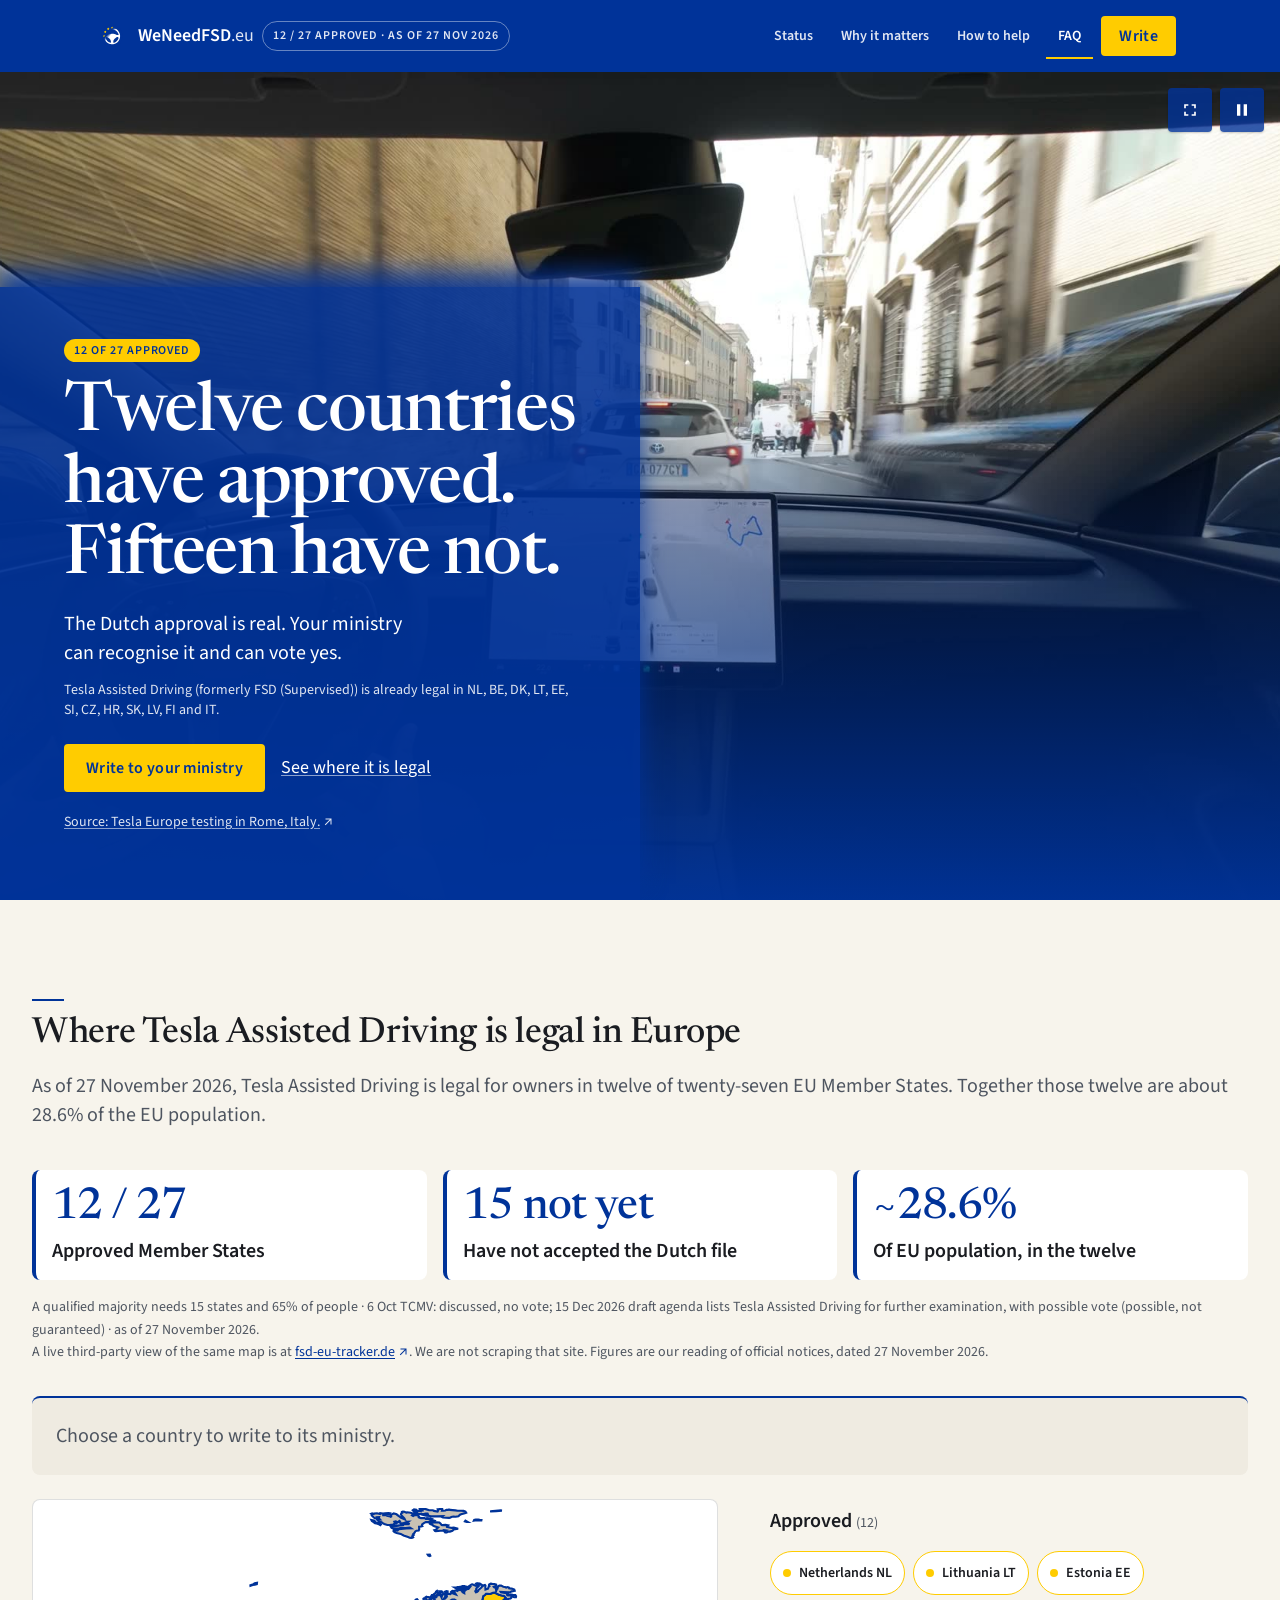
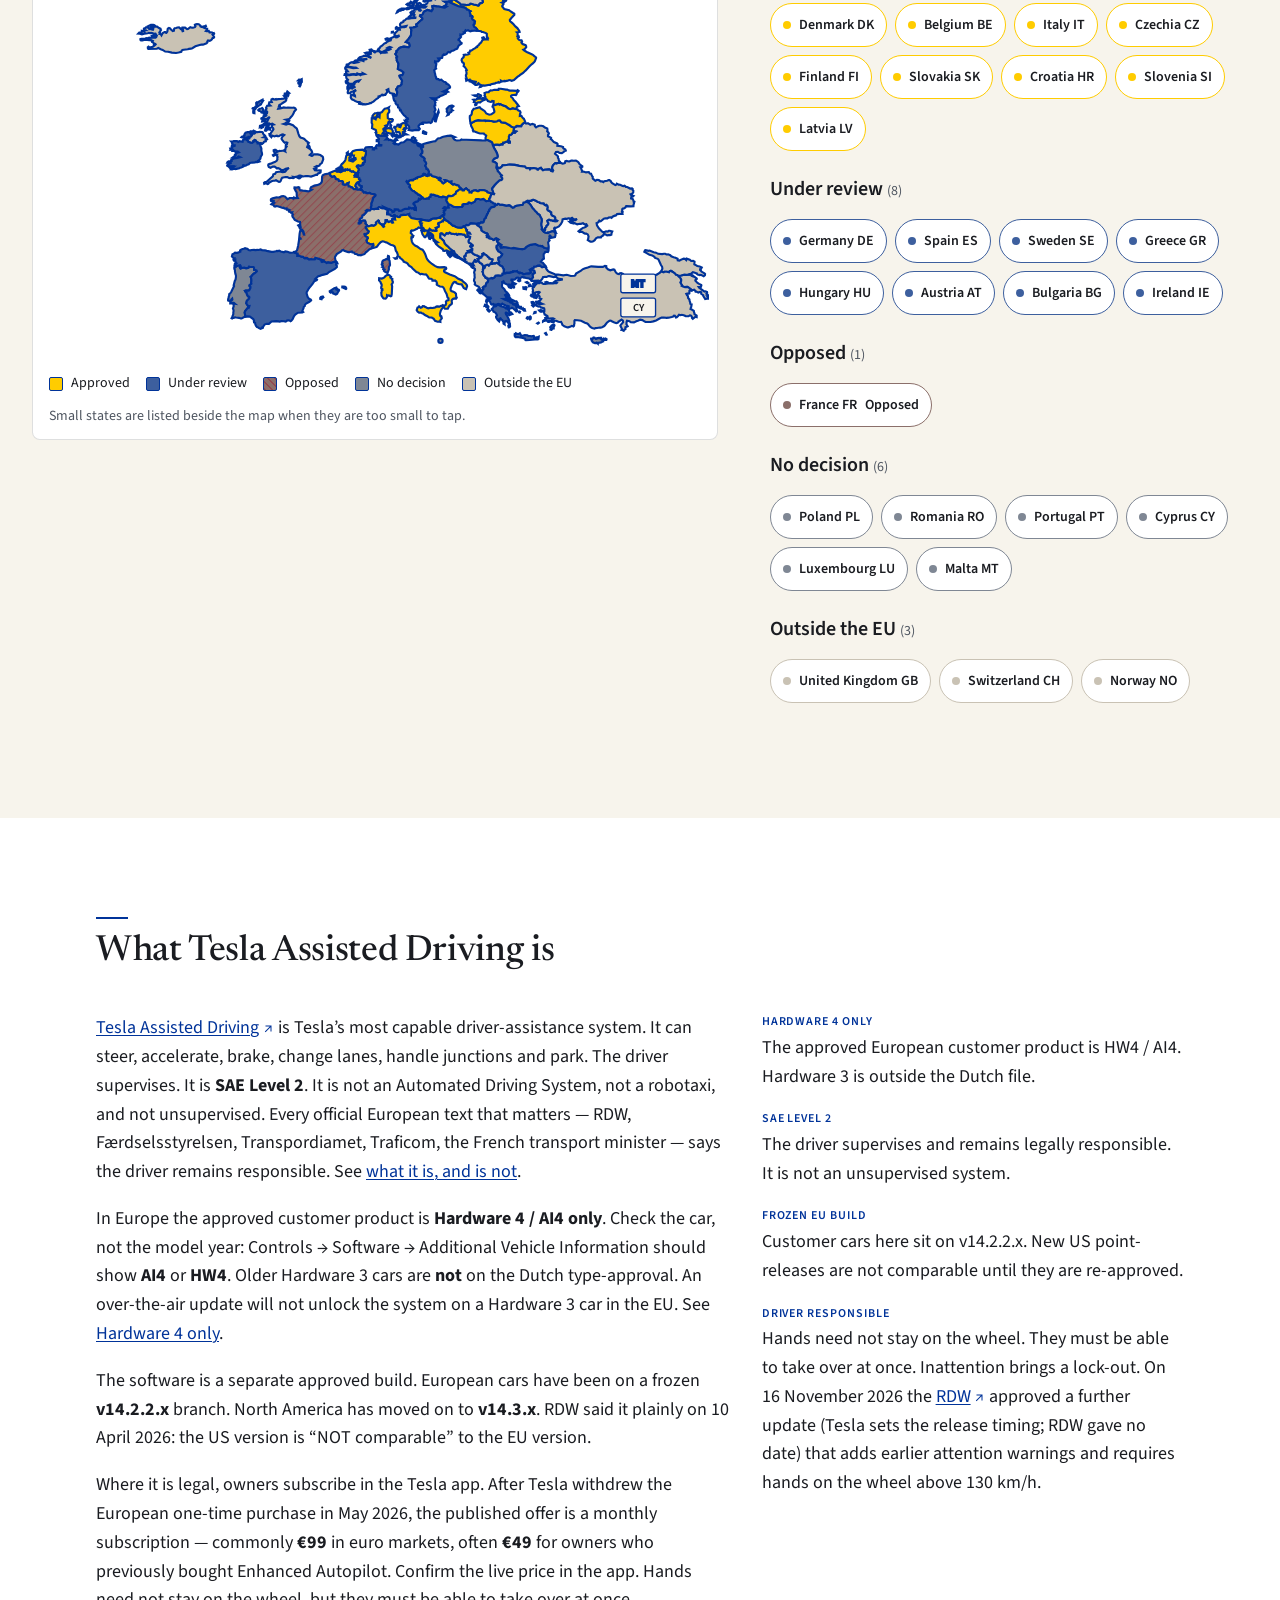
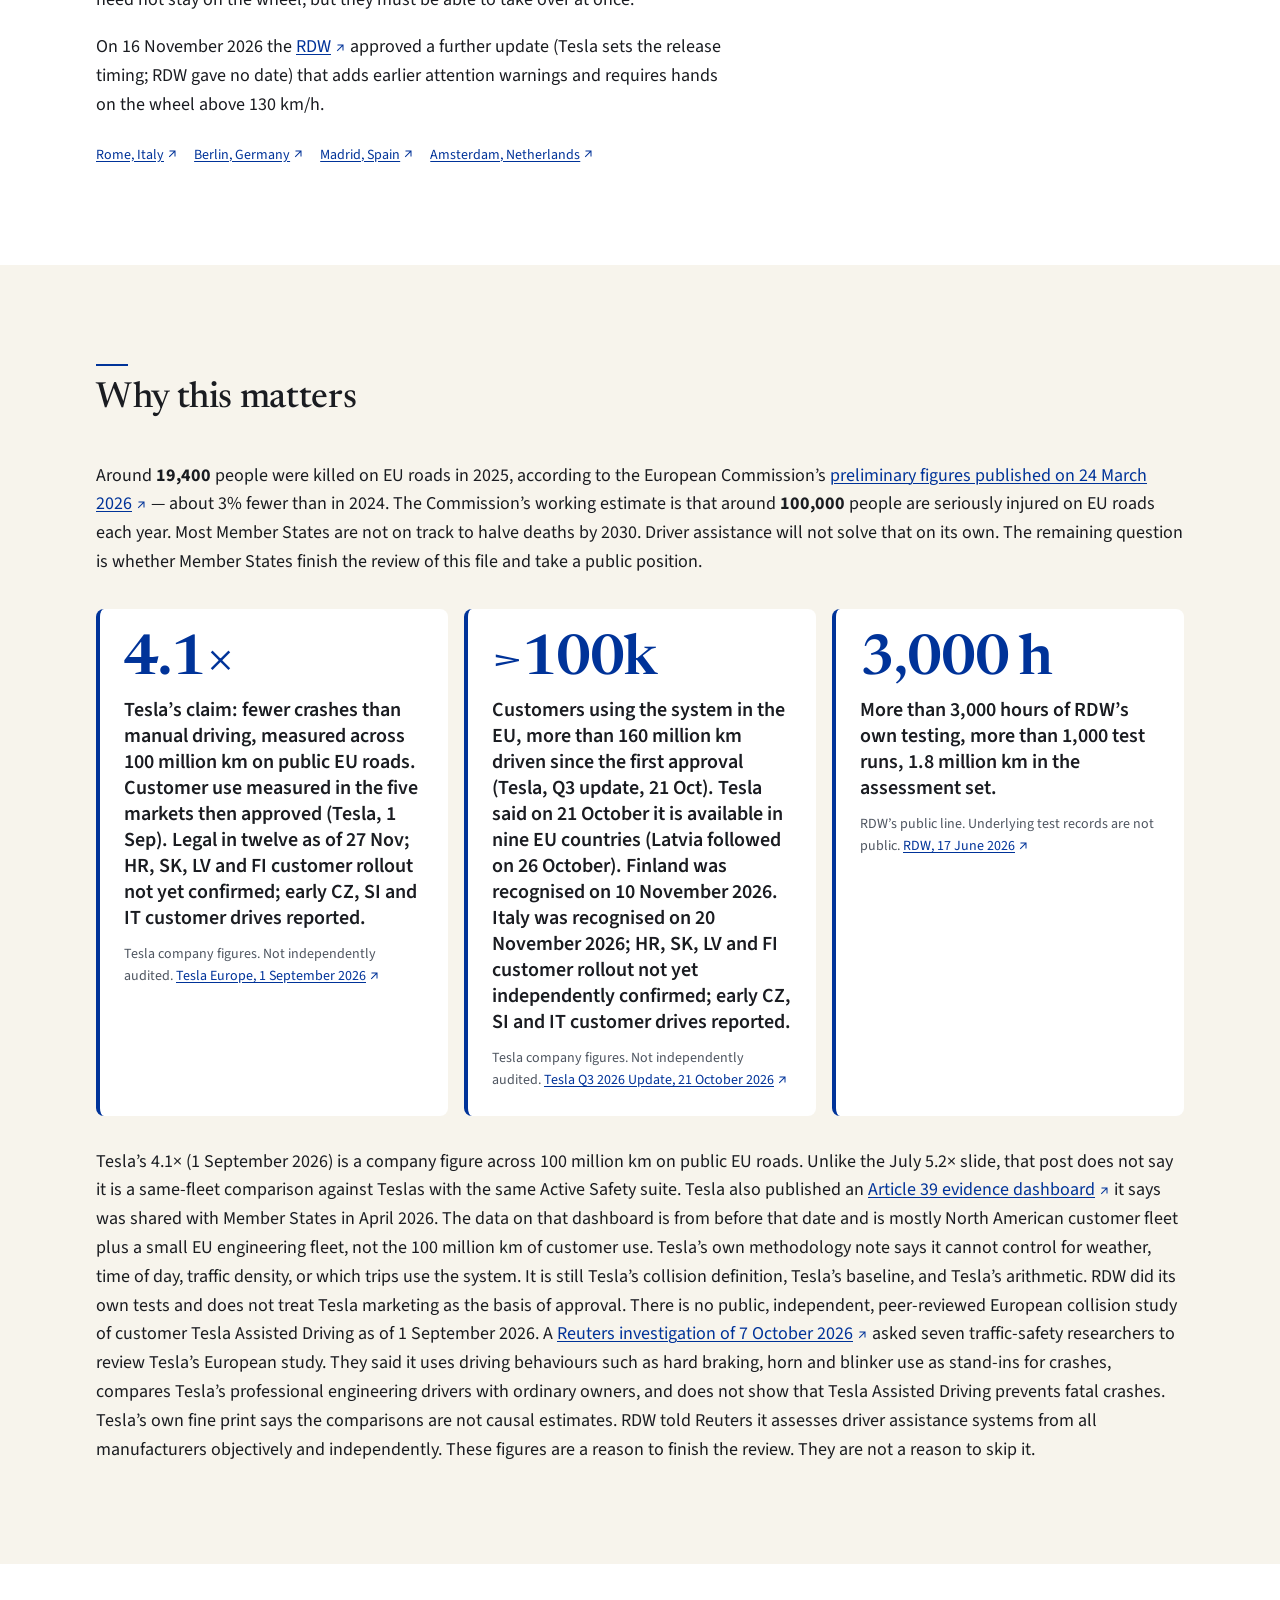
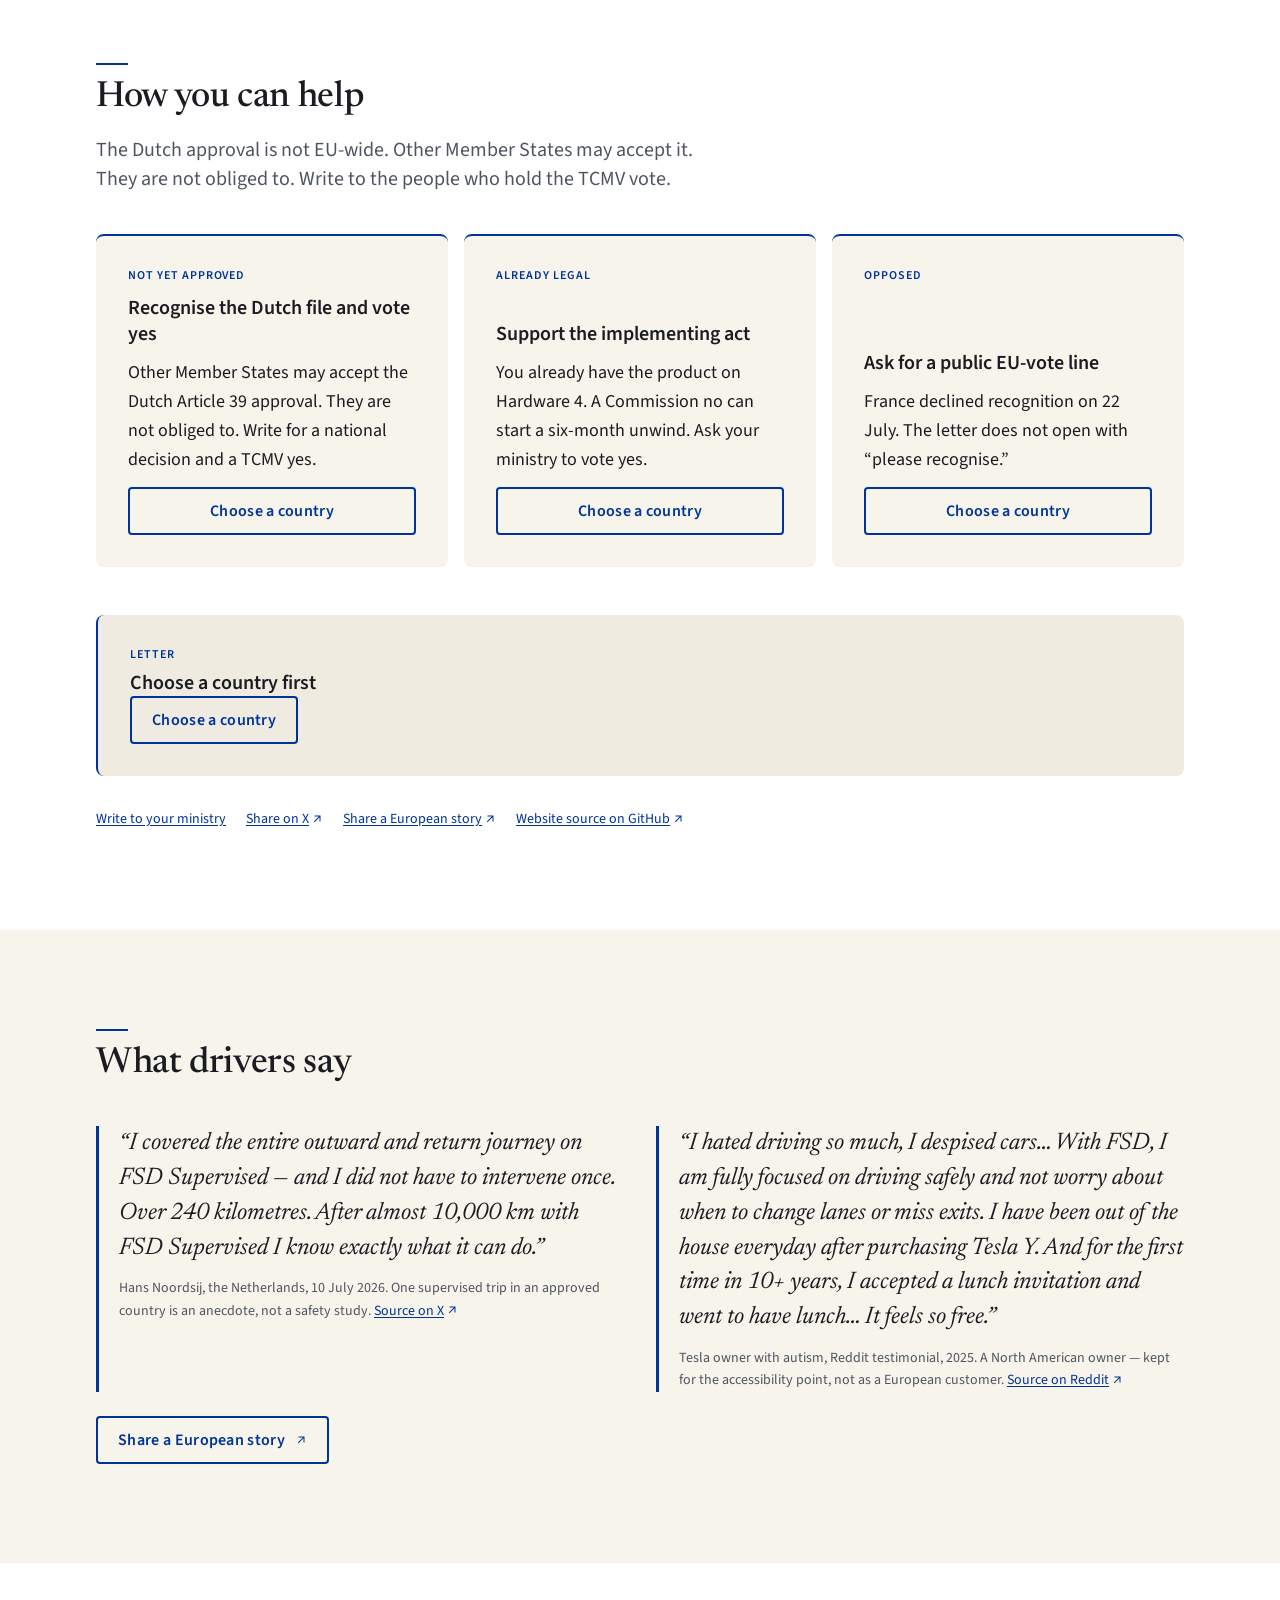
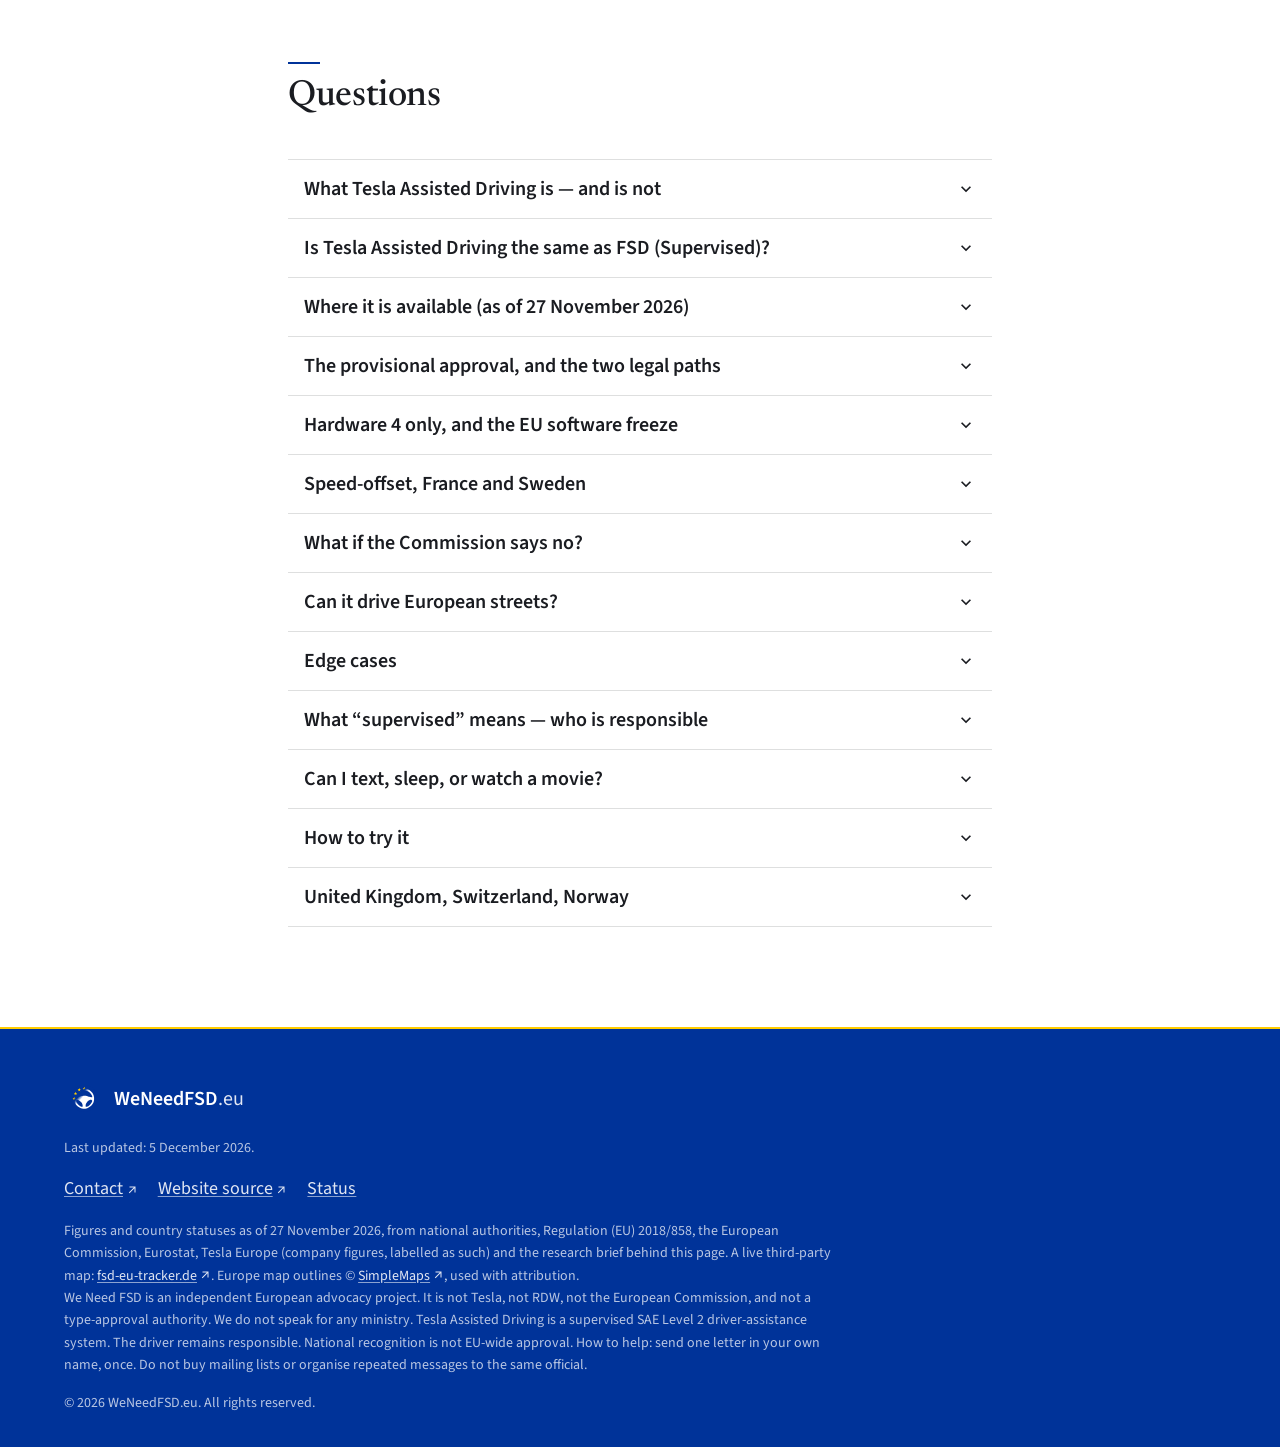
<file: index.html>
<!DOCTYPE html>
<html lang="en">
<head>
  <meta charset="utf-8">
  <meta name="viewport" content="width=device-width, initial-scale=1">
  <title>WeNeedFSD.eu — Twelve countries have approved. Fifteen have not.</title>
  <meta name="description" content="Tesla Assisted Driving (formerly FSD Supervised) is legal in twelve EU countries. Write to your ministry. The Commission’s draft agenda for 15 December 2026 lists Tesla Assisted Driving for further examination, with possible vote — a vote is possible, not guaranteed, and the agenda is a draft.">
  <meta name="keywords" content="Tesla, Tesla Assisted Driving, FSD Supervised, Europe, Article 39, TCMV, RDW, road safety, SAE Level 2, Netherlands, Germany, France">
  <meta property="og:title" content="WeNeedFSD.eu — Twelve countries have approved. Fifteen have not.">
  <meta property="og:description" content="Tesla Assisted Driving (formerly FSD Supervised) is legal in twelve EU countries. Write to your ministry. The Commission’s draft agenda for 15 December 2026 lists Tesla Assisted Driving for further examination, with possible vote — a vote is possible, not guaranteed, and the agenda is a draft.">
  <meta property="og:image" content="img/thumbnail.png">
  <meta property="og:url" content="https://weneedfsd.eu">
  <meta property="og:type" content="website">
  <meta name="twitter:card" content="summary_large_image">
  <meta name="twitter:title" content="WeNeedFSD.eu — Twelve countries have approved. Fifteen have not.">
  <meta name="twitter:description" content="Tesla Assisted Driving (formerly FSD Supervised) is legal in twelve EU countries. Write to your ministry. The Commission’s draft agenda for 15 December 2026 lists Tesla Assisted Driving for further examination, with possible vote — a vote is possible, not guaranteed, and the agenda is a draft.">
  <meta name="twitter:image" content="img/thumbnail.png">
  <link rel="icon" href="img/favicon.png" type="image/png" sizes="32x32">
  <link rel="apple-touch-icon" href="img/favicon.png">
  <link rel="preconnect" href="https://fonts.googleapis.com">
  <link rel="preconnect" href="https://fonts.gstatic.com" crossorigin>
  <link href="https://fonts.googleapis.com/css2?family=Newsreader:opsz,ital,wght@6..72,400;6..72,500;6..72,600;6..72,400i&family=Source+Sans+3:ital,wght@0,400;0,500;0,600;0,700;1,400&display=swap" rel="stylesheet">
  <link rel="stylesheet" href="css/styles.css">
  <script>
    if (window.matchMedia("(prefers-reduced-motion: reduce)").matches) {
      document.documentElement.classList.add("reduce-motion");
    }
  </script>
</head>
<body id="top">
  <a class="skip-link" href="#main">Skip to content</a>

  <header class="site-header">
    <div class="wrap site-header-inner">
      <a class="brand" href="#top" aria-label="WeNeedFSD.eu, home">
        <img src="img/logo.svg" width="32" height="32" alt="">
        <span class="brand-word">WeNeedFSD<span class="eu">.eu</span></span>
      </a>
      <p class="status-chip" aria-hidden="true">12 / 27 approved · as&nbsp;of 27 Nov 2026</p>
      <nav id="primary-nav" aria-label="Primary">
        <ul id="nav-list">
          <li><a href="#status">Status</a></li>
          <li><a href="#why">Why it matters</a></li>
          <li><a href="#help">How to help</a></li>
          <li><a href="#faq">FAQ</a></li>
          <li class="nav-write-mobile"><a href="#status" data-write>Write to your ministry</a></li>
        </ul>
      </nav>
      <a class="btn btn-primary btn-compact" data-write href="#status">Write</a>
      <button class="nav-toggle" type="button" aria-expanded="false" aria-controls="primary-nav" aria-label="Menu">
        <svg class="icon-menu" viewBox="0 0 24 24" fill="currentColor" aria-hidden="true"><path d="M3 6h18v2H3V6zm0 5h18v2H3v-2zm0 5h18v2H3v-2z"/></svg>
        <svg class="icon-close" viewBox="0 0 24 24" fill="currentColor" aria-hidden="true" hidden><path d="M18.3 5.71 12 12.01 5.7 5.7 4.29 7.11 10.59 13.4 4.29 19.7 5.7 21.11 12 14.83 18.29 21.11 19.7 19.7 13.41 13.4 19.71 7.11z"/></svg>
      </button>
    </div>
  </header>

  <main id="main" tabindex="-1">
    <section id="hero" aria-labelledby="hero-title">
      <video id="hero-video" autoplay muted loop playsinline poster="img/hero-poster.jpg" aria-hidden="true">
        <source src="videos/rome.mp4" type="video/mp4">
      </video>
      <img id="hero-poster" src="img/hero-poster.jpg" alt="Tesla Assisted Driving in Rome">
      <button type="button" class="hero-media-btn hero-media-btn--fs" id="hero-fs" aria-label="Watch larger" hidden>
        <svg viewBox="0 0 24 24" fill="currentColor" aria-hidden="true"><path d="M7 14H5v5h5v-2H7v-3zm12-9h-5v2h3v3h2V5zM7 7h3V5H5v5h2V7zm10 10h-3v2h5v-5h-2v3z"/></svg>
      </button>
      <button type="button" class="hero-media-btn" id="hero-pause" aria-label="Pause video">
        <svg class="icon-pause" viewBox="0 0 24 24" fill="currentColor" aria-hidden="true"><path d="M6 5h4v14H6V5zm8 0h4v14h-4V5z"/></svg>
        <svg class="icon-play" viewBox="0 0 24 24" fill="currentColor" aria-hidden="true" hidden><path d="M8 5v14l11-7L8 5z"/></svg>
      </button>
      <div class="hero-copy">
        <p class="hero-kicker">12 of 27 approved</p>
        <h1 id="hero-title">Twelve countries have approved. Fifteen have not.</h1>
        <p class="dek">The Dutch approval is real. Your ministry can recognise it and can vote yes.</p>
        <p class="hero-locator">Tesla Assisted Driving (formerly FSD (Supervised)) is already legal in NL, BE, DK, LT, EE, SI, CZ, HR, SK, LV, FI and IT.</p>
        <div class="hero-actions">
          <a class="btn btn-primary" data-write href="#status">Write to your ministry</a>
          <a class="text-link-on-navy" href="#status">See where it is legal</a>
        </div>
        <a class="hero-source" href="https://x.com/teslaeurope/status/1933091243711410387" target="_blank" rel="noopener">Source: Tesla Europe testing in Rome, Italy.<span class="visually-hidden">, opens in a new window</span><svg class="ext-arrow" viewBox="0 0 24 24" fill="currentColor" aria-hidden="true"><path d="M7 7h8.59L5.7 16.89l1.41 1.41L17 8.41V17h2V5H7v2z"/></svg></a>
      </div>
    </section>

    <section id="status" class="section section--paper" aria-labelledby="status-title">
      <div class="wrap-wide">
        <div class="section-head">
          <h2 id="status-title">Where Tesla Assisted Driving is legal in Europe</h2>
          <p class="dek">As of 27 November 2026, Tesla Assisted Driving is legal for owners in twelve of twenty-seven EU Member States. Together those twelve are about 28.6% of the EU population.</p>
        </div>

        <div class="status-counters">
          <article class="stat-card stat-card--compact" id="counter-approved">
            <p class="stat-value">12 / 27</p>
            <h3 class="stat-label">Approved Member States</h3>
          </article>
          <article class="stat-card stat-card--compact" id="counter-pending">
            <p class="stat-value">15 not yet</p>
            <h3 class="stat-label">Have not accepted the Dutch file</h3>
          </article>
          <article class="stat-card stat-card--compact" id="counter-share">
            <p class="stat-value">~28.6%</p>
            <h3 class="stat-label">Of EU population, in the twelve</h3>
          </article>
        </div>
        <p class="status-qualifier">A qualified majority needs 15 states and 65% of people · 6 Oct TCMV: discussed, no vote; 15 Dec 2026 draft agenda lists Tesla Assisted Driving for further examination, with possible vote (possible, not guaranteed) · as&nbsp;of 27 November 2026.</p>
        <p class="status-source">A live third-party view of the same map is at <a class="text-link" href="https://fsd-eu-tracker.de/en/" target="_blank" rel="noopener">fsd-eu-tracker.de<span class="visually-hidden">, opens in a new window</span><svg class="ext-arrow" viewBox="0 0 24 24" fill="currentColor" aria-hidden="true"><path d="M7 7h8.59L5.7 16.89l1.41 1.41L17 8.41V17h2V5H7v2z"/></svg></a>. We are not scraping that site.</p>

        <p class="visually-hidden" id="status-live" aria-live="polite"></p>

        <div class="status-layout">
          <div id="status-panel">
            <p class="panel-empty">Choose a country to write to its ministry.</p>
          </div>
          <a class="skip-list" href="#what">Skip country list</a>
          <div class="status-map" aria-hidden="true">
            <!-- Europe outlines: SimpleMaps free SVG (simplemaps.com/resources/svg-europe), used with attribution. -->
<svg xmlns="http://www.w3.org/2000/svg" viewBox="0 0 1000 684" aria-hidden="true" focusable="false">
  <defs>
    <pattern id="hatch-opposed" patternUnits="userSpaceOnUse" width="8" height="8" patternTransform="rotate(45)">
      <rect width="8" height="8" fill="#8B6F6A"/>
      <line x1="0" y1="0" x2="0" y2="8" stroke="#9B1B30" stroke-width="3.2" stroke-opacity="0.45"/>
    </pattern>
  </defs>
  <path id="map-AL" class="map-country is-noneu map-neighbour" data-iso="AL" d="M654.7 528.1l0.5 0.4 2 2.9 1.4 0.5 1.9 1.3 1.4 3.2 0.1 2.2-0.5 2.6 0.3 2.1-0.8 0.8 0.7 2 0.2 1.9 1.2 2.2 1.2 1.1 1.3 2.4 1.6-0.2 1.3 1.1 0 1.1 1.1 1.8-0.8 2.6-1.7 0.8-1.2 3.1-0.3 2-0.6 0.5-1.9 0.3-1.7 1.3 1 2.2-0.9 0.7-0.3 1.5-0.7 0.7-2.7-0.9-0.7-2.5-1.7-2.7-4.9-2.6-1.2-1.1 0.4-1.5-0.1-1.4-1.4-2.4 0.3-2.6 0.8-2.2-0.3-2.7 0.1-2.1-0.7-2.9 0.5-2.1 0.9-1.3-0.2-2.2-1.5-1.1-1.6-0.2 0-3.1-0.3-0.6 1.7 0-1.7-2.8 3.2-5.3 1.1 0.3 0.8 2.1 3.4-1.2z" pointer-events="none"/>
  <path id="map-AD" class="map-country is-noneu map-neighbour" data-iso="AD" d="M423.4 528.8l-2.8 1.1-0.7-0.4 0-2.1 0.9-0.7 2.6 0.6 0 1.5z" pointer-events="none"/>
  <path id="map-AM" class="map-country is-noneu map-neighbour" data-iso="AM" d="M974.6 572.4l-3.2-2.8-2.3-1.7-1.6-0.7-3.5 0.4-2.9-0.9-1.8-0.9 0.5-0.6-1.9-3-0.8-1.9 1-1.4 0.2-2.3-1.7-3.3-1.7-1.2-1.3-1.6 4.4-0.3 5.3-1.3 3.2 0.3 1.1-0.2 3.5-0.1-0.5-0.7 2.3-0.5 1.3 1.5 1.6 1-0.9 0.9 2.3 1 1.2 0 3.3 2.5 0 0.7-1.9 1.5-0.2 1.1 3.2 3.4 2.4 1.4 3.2 1.5 0.2 0.9-0.9 2.5-3 0 0.6 0.9 1.9 1.2 6.1 4.4 1.5-0.3 2.2 0.9 0.2 1.3-1 1.4 1.9 1.4 0.8 1.5-1.8 0.5 1.4 1.5 0.5 2.6-2.2-0.1-2.5 0.5-3-4.7 0.1-1-3.1-2.1 0.1-1.7-0.8-1.2-1.7 0.2-1.9 0.9-2.9-1.6-1.2 0.2-0.3-1.1-1.8-1.7-3.2 0.9z" pointer-events="none"/>
  <path id="map-AT" class="is-review map-country" data-iso="AT" data-status="in_review" d="M607.8 434.9l-0.9 2.4 0.1 0.8 1.6 2.9 2.3 2.9-0.6 0.7-0.6 1.9 0.7 2-3.9 0.3-2.5-0.9-1.3 1.4 2.6 0.7 0.5 1.1-0.5 1.4-2.2 1.2 0.4 1.5-0.5 0.7 1.1 1.6-0.3 1.8-2.5 0.5-1.8 1.7-1.3 0.9-0.1 1.9-2.4-0.5-1.6 0.2-2.3 1.1-2.8-0.2-2.6 0.2-1.9 0.7-1 1.3-3 1.2-5-0.7-5-0.9-2.6-0.5-4-0.3-8.6-1.5-1.1-0.5-3.1-3.5 0-2.3-4.7 1.5-3.1-0.2-3.4 0.3-1.4 0.6-1.2 2.2-1.1 0.4-2.1-0.4-0.9-0.8-3-0.3-0.5-1.5-0.8-0.3-2 1.9-2.3-0.4-1.5-0.8-0.4-1-3.3-0.8 0.3-0.8-1.1-2.5 1-3-0.9-0.7 1.7-0.5 0.7-0.5 3.5 1.6 0.9 1.4 1.2 0.3-0.1 1.3 1.6-0.5 1-1.6 0.2-1.9 2.8-0.1 2.7 0.4 1.4 1.9 3.8-0.5 1.1-0.9 3.9-1.5 5.7-0.5 0.1-1.4 2 0.3 1.5 0.8 2.5-0.5 1.1 0.5 0.2 1.1 1.2 0.9 1.7 0.4 0.3-1.5-0.3-1.9-1.7-0.3 0.6-1.3-0.1-1.3-2.5-2.8 0.6-1.3 3.1-1.8 2.9-0.8 1-1 0.7-2.9 2.3 0.9 1.3-0.9 0.2-2.8 2.2 1.2 0.8 1.3 3.9 0.4 1.4-0.7 2.5 0.4 0.1-1.1 1.3-1.6 1.2 0 0.3-3.2 1.2-0.2 1.6 0.8 1.4-0.4 4.8 1.7 1.5-0.1 3 1.7 3.8 0.2 1.2-0.9 5.1 1.5 1 1.6z"/>
  <path id="map-BE" class="is-approved map-country" data-iso="BE" data-status="approved" d="M470 401.8l1.6-0.5 0.8 0.8 1.2 0.1 3 2.3-0.4 1.5 1.7 0.7 0.4 2-2.3 1.3-0.6 1.7-1.7-0.7-1.3 1.3-1.4 2.5-0.2 1.7 2 2.4-1.1 1.7-3.4 0.4-2.8-2.6-3.3-1.5-1.7-0.1-0.4-2-0.6-0.6 0.8-2.7-1.9 0.6-0.5 1.4-1.3 0.6-2.2 0.3-2.3-0.3-0.5-0.6 0.7-1.4-0.7-0.7 0.4-1.6-1.6-1.1-3.6-0.4-0.9 0.3-0.6-2-4.2-1.1-0.5-2-1.6-1.8-3.2 1-2.9-2.4 0-1.2-0.9-2.2 5.1-2.5 4.7-1.7 0.3 1.3 1.2 0.7 1.2-0.6 3.9 1.1 3.2-1.5 0.6-1.2 2.1 0.3-0.2-0.9 1.4-0.7 1.5 0.8 1.5-1 1.1 1.3 2.5-0.8 0.5 1.6 2.6 1.4 1.9-0.4 1.7 1.3 2.6 1.1-1 2.9-1.1 1.3 0.7 1.1z"/>
  <path id="map-BG" class="is-review map-country" data-iso="BG" data-status="in_review" d="M759.6 509.6l0.2 3.7-0.9 1.8-2-0.6-2.2 0.5-1 2-1.2 1.2 0 2.6 0.4 4.2-1.6 0.7-2.9 3.7 3 1.8 1.7 2.2 2.4 2.5 0.5 1.2-1.7-0.2-0.9 0.4-1.8 0-1.5 0.6-3.4-2.5-3.5 0.3-1.5 1.1-3.4 0.4-1 2.2-1.9 0.3-0.3 1.4-1.6-0.5-1.6 1.1 0.7 1 0.9 2.7-0.2 0.8-2.5 1.2-1.8-0.3-3.2 0.4-3.4 0.9-1.7-1.1-3.7-1.2-0.9 0.6-2.4-1.4-1.2-1.7-1.6 0.5-4.2-0.1-0.2 0.9-1.9 0.2-3 1.1-2.6-0.2-2.4 0.2-1 1-3-0.2 0-4.2 0.5-1.7-0.9-1-1.7-3.3-3.4-1.8-3.3-3.2 1-0.3 1.1-1.7-1.4-2.9 0-3.3 1.1-0.6 1.8-0.1 1.1-1.6 1.6-1.7 0.3-1.4-1.6-1-1.3-1.6-2.9-1.5-2.4-3.9-0.6-2.4 0.4-2.3 2.1-1 0.2-1.9 0.9-0.7 4.3 2.5-1.8 2 0.9 1.8 3.7-0.6 3.9 0.3 5.3 1 3.5 0.4 2.5-0.5 9.4 1.7 4.2 0.2 2.3-0.6 1.6-0.9 1.2-1.6 3.3-2.1 3.2-1.2 4.4-0.9 2.9-0.4 4.5 2.3 3.2 0.4 0.9 0.6 1.7-0.5 2.5 2.6 2.2 0.7 2.6 0.5 2 0z"/>
  <path id="map-BA" class="map-country is-noneu map-neighbour" data-iso="BA" d="M638.2 492.2l2.8-0.7 1.5 0.8-0.5 2.5-1.6 2.7-0.1 2.6 0.5 0.8 2.4 1.2 3.3 2.9-0.3 0.8-3.1-0.1-0.5 0.8 3.2 3.7-0.2 2.2-2.5-0.3-0.7 0.8-3.2 0.5 1.4 2.2-2.3 0.2-2 1.7-0.5 1.7 0.1 1.5-1.7 0.2-0.5 0.7 0.6 3 1.1 1.6-0.1 0.8-1.1 1-1.7-0.7-6.2-3.8-0.6-0.9-1.6 0.1-1.1-0.6 0.3-1.6-3-2.5-1.5-1.6-0.4-2.2-2.4-1.1-5-4.1-1.7-2-2.8-2.3-2.3-2.4-1.3-4-3.4-3.2-1.9-1.3-0.1-1.4 0.3-5 1.2-0.6 1.8 0.4 1.7 1.8 1.8 1 2.7-3.2 3.2 0.3 1.5-1.2 2.7 1.6 2.5 0.1 2.8 0.7 1.7-0.6 1.6 1.3 2.2-1 1.8 0.3 1.8-0.2 2.6 0.7 2.2 0.2 1.1 0.8 1.3 2.2 2.2 0.2z" pointer-events="none"/>
  <path id="map-BY" class="map-country is-noneu map-neighbour" data-iso="BY" d="M724.5 321.5l1.8 1.3 1.2-0.4 1.9-0.1 3.1 2.2 1.6-0.9 1.5-0.3 3.6 1.2 0.2 2.3 1.7 1.5 2.1-1.3 2.7-1.1 3.4 0 2.7 0.9 2.4 1.8 3.5 1.4 0.4 2.5-0.6 1.8 2.1 2.1 0.5 1.3-1.3 2 0 2 4.1 2 0.5 0.5-0.5 1.8 1.4 0.6 1.8 2.4 1.5 1.4 4.9 2.1 0.7 0.8-0.4 2.8 5.3 0.5 3.2 1.3 0 1.1 0.7 1.1 2.8 1.4 0.6 1.7-2.6 1-0.3 0.9-3 1.8-3.5-0.2-2.4-1.5-2.9 0.1-1.4 2.7 3.9 3.3 0.6 1-0.2 1.5 1 1.5 0.5 3.3 1.6 1.4 1.3 1.8-5-0.1-1.4 0.8-1.7-0.4-1.1 0.5-2.2 2.3-0.8 1.2-1 3.3 1.8 3.6-0.8 1.4-2.7-0.9-0.5-1.2-2-1.1-7.1 0.6-2.3 0.8-0.6-0.5-2.5-3-3.8 1.6-0.6 1.1-1-0.3-0.8-1.3-5.1-1-1.9 0.7-1.9-0.5-1.2 1.7-0.8-1.4-1.1-0.4-3 0.1-1-0.3-1.8-2.1-2.3 0-6.1-0.9-6.5-1.5-7.8-0.4-2.4 0.1-2.3 0.5-5.9 0.5-0.8 1.4-1.6 1.6-1.9 1.2-1.1-0.5-1.9-0.3-1.1 0.5 0.1 1.4-1-1.6-0.1-1.3 0.8-1.5-0.4-1.1 0.2-2.4-0.8-1-1.8-1-3.3-1.3 0-1.2 2-2.7 0.8-0.5 4-1.7 0.6-1.6-0.9-3.9-1.7-3.6-2.9-4.9-2.1-5.1 2.9 0.4 1.6-0.3 3.7-0.3 1.6 0.9 3.3-1.3 1.8 0.1 0.8-2.6 2 0.2 1.4-1.2 2.1-0.5 1-0.7 1.7 2.3 2-0.2 0-1-0.9-1.1-1.9-0.5 0.5-2 1-1.5-0.4-2.3 1.1-3 2.6-0.6 0.8-0.6 1-2 3.6 0.1 0.4-1.1 1.3-1-3.9-1 0.7-3.1 0-1.8 2.6-0.6 1.2-1.5 1.1-0.3 3 0.4 3.1 0.1 0.4-1.7 2.5-2.4 1.4-0.8 1.3-0.2z" pointer-events="none"/>
  <path id="map-CH" class="is-noneu map-country" data-iso="CH" data-status="non_eu" d="M514.1 449.1l0.8 1.1 2.6 1.3 1.2 0 0.9 0.7-1 3-0.5 1.5 0.1 1.7 1.2 0.1 3.3 0.8 0.4 1 1.5 0.8 2.3 0.4 2-1.9 0.8 0.3 0.5 1.5-0.5 3.1 0.5 1.8-1.9-0.2-1-0.9-1.3 0.3-0.6 1.8 1.5 3.5-1.2 0.3-1.4-1.9-0.7-0.1-2.9 1.1-2-0.8-0.8-2.1-2 0.1 0 2.9-0.5 1.1-2.2 2.6-0.2 1 0.7 1.7-1.2 0.7-0.9-1.4-1.3-1.2 0.4-1.2-2.2-0.6-2.4-2-0.2-2.5-1-0.6-3.4 2.9 0.6 1.5-1.6 2.2-2.4 1.4-3.1-0.8-2.6 1-2.4 0.5-1.4-0.7-0.9-1.4-2.3-2.3 0.5-1.7-0.8-2.2-2.2-0.3-1.9 0.1-2.3 1.5 0.5 1.3-2.3 1.6-1.4-0.1 0-1 1.5-1 0.3-1.5-0.8-0.7 1.1-2.9 3-2.2 0.5-2.9 2.1-0.9 3.8-4 0.6-0.9-1.3-1.1 1.8-1.4 1.1 0 0.8 0.8 2.7-0.3 0.8-1.4 1.5-0.7 1 0.3 2.8 0.1 3.3-0.6 2.6 0.2-0.2-1.5 1.3-1.2 1.3 0 1.4 1 0.8-0.2 1.1 0.9 3.7-0.2z"/>
  <path id="map-CZ" class="is-approved map-country" data-iso="CZ" data-status="approved" d="M578.9 400.5l2.1-0.4-0.1-1.9 3.3 0.8 0.3 1.1 1 1.1 4.6 1.1 2.7 1.1 0.8 0.9 3.2-0.7 1.8 1.2-0.7 1.1-1.6 1.2 1.6 0.9 2 1.8 1.5 1.9 1 0.4 3.5-2.5-1.7-2.4 1.3 0 2.2 0.6 3.3 1.9 3.6-0.7 0 1.6-1.4 0.5 2.7 2.3 1 0.6 1.8-1 3.5 1.8 0.5-0.2 2.7 0.8 0.5 1.8 2.8 2.2 0.5 1.6-2.8 0.3-2 1.5-0.6 0.8-2.3 1.2-0.7 3-1.6 0.8-2.1 1.9-1.5 0.7-1.7 0.2-3.6-0.5-1.4 1.2-1.1 2.8-1-1.6-5.1-1.5-1.2 0.9-3.8-0.2-3-1.7-1.5 0.1-4.8-1.7-1.4 0.4-1.6-0.8-1.2 0.2-0.3 3.2-1.2 0-1.3 1.6-0.1 1.1-2.5-0.4-1.4 0.7-3.9-0.4-0.8-1.3-2.2-1.2-0.6-0.7-2.9-2.2-1.3 0-1.3-1.6-2.5-1.5-2.9-2.6-1.3 0-2.3-2-1.8-2.7-1.4-1.5 1.2-1.7-0.6-1.6-2.3-1.3-2.5-3.4 0.5-0.7 1.9 2 1.9-2.6 1.1-0.6 2.6-0.6 2.1 0.4 0.8-1.3 2-0.3 0.6-1 1.6-0.7 1.1 0.1 0.6-1.2 4.4-1 3.5-1.5 1.9-0.6-1.5-1.5 0.8-0.6 2.2 0.4 1.5 1.5 0 0.9 1.4 0.6 0.9-0.7z"/>
  <path id="map-DE" class="is-review map-country" data-iso="DE" data-status="in_review" d="M567.9 355.2l-3.4-0.1-0.2-1.7-1.1-1-0.1-1 4.7 2.6 0.1 1.2z m-34.8-8.1l-1.8 0-1.4-0.7 0.8-1 1.7 0.4 0.7 1.3z m28.3 0.5l-1.3 0.7-1.3 0-1.3 1.3-2.1-1.1-0.5-1.1 0.1-2.2 0.6-1.4 2-0.9 0.9 1.2 1.7 0.6-0.5 1.7 1.7 1.2z m-46.6-6.6l1.8 0.7 1.6 1.6 0.1 1.4-1.7 1.6 3.2-0.3 0.8 1.2 1.7-0.4 4.5 1.8 3.2-0.9 0.7 1.4-0.6 1.5-2.2 1.6 1.4 1.2 2.1-0.2 3.6 0.9 3.3-2.5 1.1-0.5 3.6-0.3 5.1-4.5 5.3 0.9 1.5 1.9 3.7 2.1 3.2-0.2 1.3 2 0.8 2.5 1.9 1.3 2.8 0.5 0.7 2.6 1.8 4.1-0.3 2.7-1.9 1.8-0.7 1.6 1.6 1.4 3.3 2.1 1.4 1.7-0.6 2.6 2 2.3 0.8 1.9-0.7 2.6-0.8 1.1 1.9 3.1 0 1.6 2.2 0.9 1.6 3.2-0.4 2.3-1.6 3.6-0.9 0.7-1.4-0.6 0-0.9-1.5-1.5-2.2-0.4-0.8 0.6 1.5 1.5-1.9 0.6-3.5 1.5-4.4 1-0.6 1.2-1.1-0.1-1.6 0.7-0.6 1-2 0.3-0.8 1.3-2.1-0.4-2.6 0.6-1.1 0.6-1.9 2.6-1.9-2-0.5 0.7 2.5 3.4 2.3 1.3 0.6 1.6-1.2 1.7 1.4 1.5 1.8 2.7 2.3 2 1.3 0 2.9 2.6 2.5 1.5 1.3 1.6 1.3 0 2.9 2.2 0.6 0.7-0.2 2.8-1.3 0.9-2.3-0.9-0.7 2.9-1 1-2.9 0.8-3.1 1.8-0.6 1.3 2.5 2.8 0.1 1.3-0.6 1.3 1.7 0.3 0.3 1.9-0.3 1.5-1.7-0.4-1.2-0.9-0.2-1.1-1.1-0.5-2.5 0.5-1.5-0.8-2-0.3-0.1 1.4-5.7 0.5-3.9 1.5-1.1 0.9-3.8 0.5-1.4-1.9-2.7-0.4-2.8 0.1-0.2 1.9-1 1.6-1.6 0.5 0.1-1.3-1.2-0.3-0.9-1.4-3.5-1.6-0.7 0.5-2.2-1.2-5.1-2.3 1 1.6-3.7 0.2-1.1-0.9-0.8 0.2-1.4-1-1.3 0-1.3 1.2 0.2 1.5-2.6-0.2-3.3 0.6-2.8-0.1-1-0.3-1.1-1.3 0-1.5 0.6-2-0.2-2.4 0.3-1.5 1-1.8 1.4-5.5 3.5-3.8-0.1-1.3-1.6-0.6-4.8-0.8-2-1.4-3 0.6-2.1-0.1-0.3-0.9-1.4-0.4-1.8 0.7-3.5-4.3-1.4-0.1 0.6-3 0.9-0.9 0-1.4-2.8-1.1-1.5-1.6-0.3-2.2 0.6-1.7 2.3-1.3-0.4-2-1.7-0.7 0.4-1.5-3-2.3 0.6-2.4-1.9-1.2 0.5-0.8 2.2-1.6-0.7-1.2 1.3-2.8 0-1.2-3.1-4.1 0.7-1.1 1.8-0.7 2.3 0.8 4.5-1.3 0.7-1-1-0.9 0.3-0.9 2.6-1.6 0.6-2.6-0.8-1-2.6-0.3-0.7-1 0.6-1.6 3.1 0.1 1.1-3.8 0.7-1.7-0.1-4.3-1.7-1.4 0.5-2.7 1.1-1.4 0.9-0.4 4-0.3 4.5 0.1 1.9 2.2-0.6 1.2 1.6 0.3 0.9-2.4 1.4 0.8 1.1-0.1-0.5-1.7 0.2-1.6 0.9-1.4 3.3 0.6 3.6-0.3 0.1-0.6-2.8-0.5-0.9-1.1-0.2-3.9-1.5-0.8-1.6 0.3 0-1.5 3.4-1.1 0-1-3.4-3.8-0.2-1.6 2.7 0.1 5.2 1.3 3.1-0.7 1.5 0.4z"/>
  <path id="map-DK" class="is-approved map-country" data-iso="DK" data-status="approved" d="M533.5 340l2.1 1 2.4 0.3 0.4 1.9-3.5 0.7-5.1-2.1 0.1-2.5 2.3-0.2 1.3 0.9z m13.7-1.1l-2.3 0.1-1.9 1-0.3-1.2 1.6-1 1.2 0.2 1.7 0.9z m-28.8 1.2l-1.2 0.2-1.7-0.5-0.6-2.3 2.7 1.1 0.8 1.5z m8 2l-1.4-1.5 2.5-2.9 0.7-0.2-1.8 4.6z m50.1-4l-2.4-0.2-2.4-1 0.1-2 0.5-0.9 4.5 2.3-0.3 1.8z m-52.1-8.7l2.3 4.3-0.1 2.8-1.8 1.2-2.1 0-5.4-1.7-1.7-2.9-0.1-2.3 4.8-1.4 2.6 0.8 1.5-0.8z m23.3 0.2l-1 0.6-0.7-0.9 0.9-0.9 0.8 1.2z m-23.9-2.8l-0.9 0 0-3 1.5 1.6-0.6 1.4z m22.6 0l0.1 1.5-0.7 0.7-2 0.7-1.1 1.8 2 1.2 0.5 1.5-1 0.7-2.6 0.7 0 5.6-2.2 0.6-1.5-2.1-0.1-0.9-1.3-3.1-2-0.4-2.2 0.1-1.5-1.8 0.1-2.1-1-2-1.3-0.6 0.4-1.4 3.1-0.2 1.5-1.9 0-0.9 1.8-0.2 0.8 0.7 0.1 2.6 1.6 0.5 1.1-2.9-0.9-1.1 3.9-2.2 1.1-0.1 3 0.9-0.4 2.1 0.7 2z m-31.6 14.2l-1.5-0.4-3.1 0.7-5.2-1.3-2.7-0.1-0.5-2.1-0.8-1.4 1.1-0.3-0.9-3.9-3.2-1.3-2.5-1.4 0.5-5.6-1-2.3 0.1-6.9 1.3-0.1 3.1 0.8 1.5 0.9 0.6-1.9 1.6-1.6 2-0.8 1.6 1.3 0.3-4.5-1.6-0.5-1.3 0.4-1.3 1.9-1 2.4-1.9 0.2-1.5 0.7-2.4-1.4 0.1-1.4 1.6-1.9 2-1.9 2.2 0 1.6-0.6 3.9 0.1 2.8-1.3 2.8-3.6 1.5-1.5 3.3-0.5 3-1.7-0.8 2.5 1.2 1.7 0 3-0.9 1-1.4 2.5 0.2 5.6 2.5 1.5 4.1 0 1 1.1-0.7 2.2-2.6 1.4-0.9 0-1.4-1.1-1.1 0.9-1.2 5.1-2-0.1-1.2 0.5 1.4 1.2-1.3 0.8-3.4 3.1 1.1 3.4-0.2 0.9-1.5 1.3-0.6 1.1 2.3 0.3 1.3 2.9z"/>
  <path id="map-EE" class="is-approved map-country" data-iso="EE" data-status="approved" d="M655.5 285.3l3.9 0.2 4 1.8-1.8 0.7-3.7 2.5-0.3 0.5-2.6-0.1-1.4 0.2-1 0.9-0.9 2.8-1.6 0.5-0.3-0.9 1.6-1.8-1.5-1.4-1.9-0.7 0.9-1.8-1.6-1.6 1.5-0.2 1 0.5 2-0.5 0.5-1 3.2-0.6z m8.3 1l-0.9 0.2-2.4-1.1 1-1 1.9 0.5 0.4 1.4z m-5.4-4l-0.8 0.7-0.9-0.6-0.9 1.6-1.3 0.3-1.9-2.5-2.9-0.5-1.3-0.7 4.5-0.4 1.2-1.6 1.3 0.1 0.4 0.9 2.1 0.3 0.9 1-0.4 1.4z m53.2 18.9l-1.9-0.2-3.4-1-4 1.2-2.8-1.1-3.5-2.7-0.6-0.7-2.3-0.5-5.6-2.5-1.1 0.7-1.5-1-8.4 2.8 1-3.4 0.1-3.6-2.3-0.4-0.9 1.3-1.3 0.3-4.1-1.3-1.2-2.1-1.6-1.1-0.8-1.2 0-1.8-1.5-2 0.7-1.1-0.7-2.8 3-1.2 3.3-0.2 0.9-1.3 2-1.3 2.3 0.2 3.1-1 6.3 0.1 0.4-1.7 3.2 0 7.6 1.2 1.8 0 2.8 1.2 1.4 0.3 4 0 6.3 0.5 1.2-1 1.5 1.2-1 1.4-1.2 0.4-0.9 3.2-0.8 1-1.7-0.3-2.5 0.2-2 0.5-1.3 1.1 0.1 1.1 2.6 2.3 1.4 2.8 2.6 2.2 0.8 1.3 2.4 2.9 1.8 2.5-2.3 0.6-1.2 2-0.2 2z"/>
  <path id="map-FI" class="is-approved map-country" data-iso="FI" data-status="approved" d="M646.5 260l2 0.2-0.6 2.8-2.3-1.8 0.9-1.2z m-1.9 0.5l-2.1-0.6 0.9-0.8 1.2 1.4z m-6.5-2.7l-1.5 0.7-0.3-1.7 1.8 1z m25.5-62.9l-1.5 0.5-1.3-0.3-0.2-0.9 2-0.6 1 1.3z m30.1-54.6l-3.7 1.3 1.6 0.8 0.8 1.2-2 3.2 0.1 0.6 3.1 4 7.2 1.7 2.3 1.8 3.6 2.3 1.8 0.9 0.1 1.9-3 3-2.6 3.1-1.2 1.7 0.4 1.7 2.6 2.1 2.3 2.2 3 3.5 3 2.5 3 4.2 0.4 1.4-3.7 0.7 1.2 0.9-0.6 1.3 0.3 1.9-0.5 1.5 1.9 0.3 0.3 1.3-1.7 1 0 0.9 1.4 1.7 1 0.6 3.2 0.6 0.9 1.6-1 1.7 1.8 2.2 4.5 1.8 0.7 1.3 0.2 1.7-2.4 3-2 0.8 0.7 0.8 4.5 2.6 6.6 2.9 2.6 1.3 2.1 1.9 2.2 1.6 0.5 1-1.6 4.5-0.7 1.2-2.2 2.2-3.4 2.8-2.3 2.3-5.3 5.9-1.9 1.5-2.1 2.2-4.9 3.3-0.7 0.8-2.5 1.5-5.6 5.2-3.5 1-2.6-1.1-1.8 0.2-1.2 0.8-2.5 0.2-2 0.6-1-0.7-0.7 0.6-1.9 0.2-2-1 0.3 1.5-3.3 1.5-0.8-0.9-2 1-2.1 0.2-1.1 0.8-5.9 1.1-1.5 1.3-1.2-0.3-6.7 1.1-2.9-0.2-2.7 2-1.8 0.4 1.5-3-2.4-1.1-1.2-1.6-0.7 0.4-0.3 1.5-1.5 0.8-2-0.1-0.4-2.4 0.8-2.3-3.6-0.6-3.8-1.4-0.9-0.1-0.7-1.3-2 0.9-2.1-0.9-1.7-5.3 0-1.3 0.9-1.6-0.1-3.4-0.6-2 1.1-0.6-0.9-1.6-2.2-3-1.6-1.1 0.5-3.3-0.6-1.6-1.9-1.1-1.1-2.9 0.6-2.4 2.4-2.2 0-1.2 0.9-1.1-0.5-1.3 2.7-0.5 1 0.4 2.4-0.4 1.9-1-1.1-1.8 1.5-0.7 1.2-1.2-0.1-1 2.3-0.5 2.4-1.9 2.3-1.1 2.3-1.9 1.1-0.1 0.3-1.3 2.5-1.9 0.8-1.6 2.3-1.8 2.2-3.9 3.8-1.2 3.8 0.3-0.6-1.7 1-0.3-0.6-1.3-1-0.6 0-4.6-1.3-0.9-4.5-1.6-1.7-0.1-1.2-1.2-4.6-0.7-1.6-2.5-1.9-2.2-1.8-0.6-1.3-2.6 0-1.3 1.5-1.3-0.1-1.8 0.7-1.4-0.6-0.9-3.3-2.6-0.8-1.6 0.1-1.1 1-0.8-0.6-1.3-2.8-0.4 0.3-1.9-0.7-1.4-0.4-2.4 1.1-1-1.8-0.9-1.9-1.5-1.4-0.1-1.2-1.6-3.5-1.8-8.3-1.7-4.2-1.8-4.8-2.3-2.9-1.1-0.4-0.9-2.9-0.8 0.5-0.4 2.1 0 1.9 0.4 0.5-0.6-1-1.4 1.9-1.1 3.6 0 7.9 5.5 1.4 1.8 6.9 0.6 0.8 0.5 1.8-0.1 3.7-0.9 1.2-1.2 1.5 0.1 3.6 1.1 3.9 0.8 2.6 0.8 1.3-0.6 0.5-1.7 1.6-1.3 2.1-0.3 1.5-1.4-0.7-3.2 0.6-1.7 0.7-3.8 2.6-1.7 1.7-1.8 2.1-0.2 3.8 0.4 0.9-0.2 3.5-1.6 2.9-0.3 1.8 1.2 4.2 2 4.2 1.1 3.6 0.8 2.6 2.7-0.7 1-3.2 2.9 0 0.7 1.7 1.3z"/>
  <path id="map-GB" class="is-noneu map-country" data-iso="GB" data-status="non_eu" d="M389.1 403.1l-1.6 1.3-1.3 0.2-2.5-1.2 0-0.5 2.5-1.1 2 0.6 0.9 0.7z m-36.5-39.7l1.3 0.9-3.4 1.9-1.2-0.6-0.9-1.2-0.1-1.9 1.2-0.5 1.8 0 1.3 1.4z m-23.3-11.4l-2.1 0.4-2.9 0 0.1-1.5-1.4-0.5-1.8-2.7-1.3-0.5-1.9 1.6 0.5 0.9-2.4 1.8-2.9-0.3-0.8-0.7-2.1-0.4-0.2-1-2.7-2 1-1.4 2.9-0.9-1-1.4 0.2-0.8 1.6 0.1 2.2-0.8 1.2-1.6 1-2.3 1.9-0.9 1.3 0.6 1.9-2 2.8-0.1 2.7-0.7 3.9 0.3 1.1 1.1 0.5 1.7 1.3 1.7 1.7 1.4 0 0.9-2 1.1 3.5 0.3 1.2 2.5-2.1 0.3-0.1 1.4 1.1 0.2-0.6 1.4-2.6 0.6-1.4 2.2-1 0.5-2.3-0.5z m13.7-20.2l-2.6-0.5-0.6-2 0.9-1.4 1.8 0.7 0.6 1.3-0.1 1.9z m-11.5-7.1l0.7 3.4-2.4 1.3-0.8-2.4-1.4 1 0.2-1.9 1.5-0.3 2.2-1.1z m1.7 1.7l-1.1-1.2 1.6-2.2 1.7-1-0.1 1.6-2.1 2.8z m2.5-7.8l-4.6 0.8 0.6-3-1.9-0.9 0.3-0.9 2.1-0.5 1.7 1.7 2.1 0.6-0.3 2.2z m-16.2-11.4l-1.5-0.2-0.4-1.4 0.2-2.3 1.6 0.2 0.1 3.7z m12.8-5.7l-0.1 2.8 2.9 0.8 2-0.1 0.4 0.6-3.3 2.7-0.7-0.1-0.2-2.2-1.4 0.3-1.9-0.3-1.2-1.9-2.7-0.5-0.9-1.1 1.4-0.6 0.3-1.2 2.8-0.6 1.5-0.7 0.9 1 0.2 1.1z m-11.9-2.6l1.2 0.9-1.1 1.3-1.5 0-2.2-1 0.2-0.5 3.4-0.7z m11.8-9.9l-1.6 2.6-1 0.7-0.2 1.7-3 1.6-3.2 2.4-1.4-1 2.6-1.7-2.1-1-0.2-2.6 0.8-0.7 1.4 0.7 1.9-0.3-0.7-1.2 6.3-3.2 0.4 2z m34.8-2.2l0 1.2-1.3 1.6-2.2 1.2-4.2 2.8-2.5 1.3-0.5 1.6 1.4 0.1 0.2 0.8-2.2 1.6-0.6 1.5 3-0.4 5.3-1.5 3.6 0.5 2.6-0.3 6.9 0.2 1.9-0.3 2.3 1.3 1 1.7-2.8 3.4-0.8 2.3-2 3.5-1.9 2-2 2.5-2.1 1.1-3.1 0.5 4.5 1.9-1.4 1.8-2.4 0.1-2.3 1.7-2.1 0.7 3.6 1.1 2.4-1 2.7-0.1 5.2 1.9 3.6 3.4 2 1.5 0.5 1.1 2.1 6.9 1.5 3.8 1.6 1.8 4.5 1.6 1.1 0.6 3.4 3.3 3.4 2.4-1.4 1.5 0.4 1.2 2.1 2.9 0.3 1.6-1.3-0.1-2.3-1.4-0.3 0.7 5 3.3 1.6 2 1 2.7-0.6 1.1-3 2.7 2.8 1.4 1.2-0.2 2-2.1 1.7-0.2 4.2 0.3 3.8 1 3.3 2.1 0.7 1.1 0.4 3.1-2.2 5.8-2.8 1.9-0.5 1.7-2.1 0.9-1.7-0.3-2.4 1.2 1.7 0.6 0 1.7-1.1 0.6-2.5 0.2 1.1 2 2.5 0.4 4.3-0.2 1.9 0.2-0.2 2.7-0.4 0.4-3.8 1.7-1 1.8-2.2-0.1-1.1 0.7-5.7 1.9-4.9-0.8-2.9 0.1-4 0.6-4.2-1.2-1.8-0.2-2.8 1.7-4.2 0.5-2-0.2 0.9 1.5-0.9 0.4-3.8-0.5-1 0.5-1.4-0.2-2.7-1.4-2.6-0.1-4.9 1.2-1 1.3-1.3 3.5-1.1 1.2-1.4 0.2-4.5-2.5-1.5 0.5-2.5 0.3-2.7 0.7-3.9 2.4-0.9 1.5-1.3 0.2-1.1-0.9-1.4-0.3-2.3 0.8-0.3-1.3 1-1 2.8-0.7 2.5-1.9 2.2-2.3 4.6-3.8 0.8-3.1 2.7-0.7 1.4-2.5 4.1-0.6 2.8 0 2.8 0.5 2.9-0.1 1.1-0.7 1.9-2.4 3.6-3-4.7 1-3.8 2.3-3.2-0.4-2.3-1.9-2.1-0.8-2.1 0.4-0.7-0.9-2.4-1.7-2.6 0-3.6 1.7-2.6-1.2-0.9-2.3 0.3-1.4 1.1-0.7 2.5-0.6 3.8-1.7 2.2-0.7 2.8-1.9 1.2-2.3-0.3-2 0.5-1.4-0.9-1.7 0.3-1.5-3 0.3-2.7 1.2-0.7-1.1 2.8-1.8 1-1.4 2.6-1.7 3.6-1.3 1.9 0.1 3.7-0.7 2.7 1.3-0.8-2.1 1.2-0.4 0.1-2.4 1.6-2.2-1.2-0.6 0.1-2 1.5-0.8 0.7-2.6-1.7-0.5-2.1 0.6-1.7-1.5-2.8-3.6-0.3-1.4 1.6-3.1 2.3-2-1.9-0.8-1.4 0.2-2.7 1.2-2 1.3-2.1 0-0.8-0.9-1.1 0.1-2.5 1.1-3.5-1.3-1.1 2.3-2.6-2.5-0.3-1.9 1.3 0 1.2-2.4 2.9-4 0.6-1.2-0.5-1.4-1.9-1.5 0.3-2.6 0.8-1 1.5-0.4-1.9-1.2-2.9 0.9-1.8 0.9 0.3-2-0.6-0.4-1.5 1.4 0.1 3.3-2.1 5.7-1.1 0.9-1.4-0.5 1.1-3.9 1.4-2.5-0.6-0.3 0.3-3.6 1-2.9 1.7-3.8 2.2-3.5-4.1 2.7-1 0.5-2.4-0.4-0.8-0.7-1-2.3 1.8-0.2 1.7-1.1-1.5-0.7 1.5-0.9 1.7-2.1 0.4-1.9-1-1.5-1.6-0.6-0.2-0.9 1.7-1.9-0.7-1.5 1.6-3.1 3 0.1 1.9-0.4-2.3-2 0.7-2.9 3.7-0.3-0.8-1.8 0.3-2 1.6-0.9 1.3 0.2 1 0.9 2.6-0.9 0.6 0.8 2.8-0.6 3.7-0.3 4.5-0.6 2.2-0.4 2.3 0.2-0.6 1.7z m-0.6-4l-1.3 0.1-1.3-1.4 1.5-0.3 1.1 1.6z m1.3-3.4l2.7 0.6-0.6 1.4-1.4-0.7-2 0.3-1.9-1 0.4-2.1 1.7-0.1 1.2 0.5-0.1 1.1z m3.7-2.3l-1 0.3-0.4-1.2-1.7-0.6 0.4-0.8 2.7 2.3z m16.1-19.5l1.6 1.8 1 0.5-1.3 3.8-0.2 1.6-1 1.7-0.8-0.4 0.9-2.9-0.5-1.1-1.7 0.3-0.4-0.9 1.6-1.4-0.8-2-1.1-0.2 1.5-1.6 1.2 0.8z m2.9 0.4l-1.4-1.3 1.3-0.6 0.1 1.9z"/>
  <path id="map-GE" class="map-country is-noneu map-neighbour" data-iso="GE" d="M972.9 547.7l-2.3 0.5 0.5 0.7-3.5 0.1-1.1 0.2-3.2-0.3-5.3 1.3-4.4 0.3-1.3-1.2-1.9-0.2-1.1-1.7-3.5-2.5-1.2-0.4-0.6-1.1-1.4-0.3-1.4 0.4-0.9 1.9-3.4-0.8-3.6-0.1-1.1 1-4.3-1.3 1.9-3 0.4-1.7-0.4-2.4-1.7-2.7-3.7-8-1.1-1.2-4-1.4-1.1-1.6-3.2-2.1-4.1-0.9-4.8-2.9-2.9-1.7 0.9-2.1 0.8-0.2 4.8 0.9 1.5-0.4 5.9 2.5 3.6 0.7 3.1 1.7 6 0.5 2.8-0.6 1.8 0 2 1.1 2.4-0.2 3.2 1.2 1.5 1.6 3.5 1.4 2.8 0.8 3.2 1.5 0.2 2.4 2.5 0.4 4.3-2.1 2.1-0.7 1.8 0.2 1.9 1.9 0.8-2.2 4.6 1.7 2.1 1.8 2.8-0.1 2.2 1-0.2 4.2 2.9 1.4 1.6 1.2 3.4 0.7 3.1 1.5-1.2 2.1-1.2 0.3 0 1.3 1.1 0.8 0.9 1.5 4.5 2.6 0.9 0.8-0.2 2-1.8 1.4-4.1-2-1.7 0.5-3.2-0.9-1.4-1 0.1-0.7-4-1.4-1.9-0.4-3 2.5z" pointer-events="none"/>
  <path id="map-GR" class="is-review map-country" data-iso="GR" data-status="in_review" d="M712.9 637.7l2.3 0 1.7-1 2.2 3.7 1.7-0.1 3.5-0.9 3.7 0.2 1.4 1 2.6 0.2 2.3 0.5 3.3-0.7 0.4 0.4 0.1 2.8 1.2 0.2 0.7-0.7 1.7-0.6 1.8 0 1.6-0.8-0.4 3.5-0.9 0.4-4.4-0.1-8.1 1-5.3 0.4-0.7-0.2-0.7-2.2-3.3-1.1-6.2-1-1.5-0.4-3.1 0.2-1.1-1-0.4-1.8 0.2-1.9 1.4 0.3 0.4-1.4 1.9 1.1z m43.4 1.1l-1.6-2.1 1.1-0.5 1.2 2.4-0.7 0.2z m-54.7-11.4l-1.4 0.2-0.7-2.2 0.5-1 2.1 2.1-0.5 0.9z m62.7 4.1l-1.7-0.4 0.4-1.8-0.7-1.6 2.3-2.7 3.2-1.3 0.9 0.9-0.9 2.5-0.9 1.3 0.4 1-1.6 0.2-1.4 1.9z m-19-10.3l-1.5 1.2-0.9-0.6 1.9-1.2 0.5 0.6z m6.2-2.2l0-0.7 1.3-1.1 2.5-1 1.2 0.6-2.5 1.4-1.5 0.1-1 0.7z m-22.2-5.4l-0.9 1.3-1.3-0.7 0.4-1.2 1.1-0.6 0.7 1.2z m3.6 1.6l-1.1 0.6-1.4-2.2 1.9-2 0.9 0.7 0.1 1.8-0.4 1.1z m5.4-8.8l0.6-1.6 1.6-0.1 0 1.1-2.2 0.6z m-21.7-0.7l-1-0.4 0.4-1.2 1.1 0.5-0.5 1.1z m31.6-3.7l2.8 0.7-0.7 1-1.6 0.9-1.7-0.9-1.2-1.2 2.4-0.5z m-76.7 0.1l0.4 1.2-1.1 1-1.6-1.2-1.2-1.8 0.9-1.1 0.9 1.2 1.7 0.7z m53.1 0.7l-1.4-0.1-2.4-2.1 0.9-1.4 0.9 1.2 1.3 0.1 0.7 2.3z m-57.3-9.7l0.3 1.8 0.9 0.3 1.3 1.6-0.2 1.2-2.1-0.8-1 0.2-1.1-2-1.3 0.2 0.6-1.8 1.4 0.1 1.2-0.8z m70.8 2.5l-1.1 0.9-1.8-1.7 1.4-1.3-2.1-2.4-0.1-1 2.1-0.5 1.3 0.9 0.6 1.2 0.4 2.6-0.7 1.3z m-70.2-6.1l-1.3 0.1-0.4-0.9 0.8-2.4 1.1 0.3 0.2 2.5-0.4 0.4z m34.6-5.4l0.9 1.7 5.5 2.5 2.8 0.3 1.7 2.6-0.2 0.6 1.5 3.8 1.1 0.9 2.7 0.3 0.4 1.9-0.9 0.8-1.9-0.7-2.1-1.6-0.4-1.3-2.2-2.9-3.6-0.2-1.5-0.7-0.6-1.7-1.5-0.9-2-1.9-1.5-1.1-3-1.1-0.6-0.7 1.9-1.3 2.1-0.5 1.4 1.2z m37.9-5.8l-0.1 0.9 1.9 1.5 0.7 1-1.2 2.1-4-0.8-0.8-0.8 1.6-1.3-0.9-0.5-1.2 1.5-2.2-0.7-0.9-0.9 0.7-1.4 1.5 0.1 1.7-0.8 0-0.6 2.3-0.2 0.9 0.9z m-81.3-1.6l-1.3 0.3-1.2-0.8-1.2-1.9-2.2-2.2 0.7-1.1 1.6-0.4 1.4 1.2-1.1 1.2 0.8 0.7 0.9 2.4 1.6 0.6z m67.8-8.6l-0.7 1.4-0.1 1.3-3.8-0.7-0.3-2.3 2.2-0.1 0.8 0.8 1-0.9 0.9 0.5z m2.4-6.9l-1.4 0.4-1.7-1.3 1.4-0.5 1.7 1.4z m-11.9-3l-1.6 0.6-1.8-1.1 1.1-2.3 1.3 0.1 1 1.3 0 1.4z m15.9-1.7l-0.5-0.7-2.1-1.2-4.6-0.6-2.3-0.9-0.9 0.2-2-1-1.2 0.4-2.5 1.7-1.5-0.2-1.6-1-2.2 0.4-1.7 1.9-1.8 1-1.8-0.4-2.3 0-0.2 1.1 2 2.1-0.5 1 0.5 1 2.1 0.1 2.5 1.3-0.7 0.7-3.2-1.2-1.2-0.1-1.2 1.2 3.5 2.7 0.5 1.4-0.6 0.9-1.5-0.8-2.5-3.2-3.1-0.6-0.4 0.6 1.2 2.4 2.9 1.7-0.6 0.6-3-1-1.1-1.6-0.4-2-5.5-2.8-1.4-2.8-2.2 1.3 0.4 2-0.6 3.8 0.4 1.3 3.5 3.7 1.3 2.7 2.6 2.1 2.6 3.2 0.7 1.8-1.3 1.1-1.3-0.5 0.3-1.9-2.2-1.2-1.9 1.2 1.5 2.3 0.5 1.2-0.4 1.3-1.6 0.8-2.6 0.1 2.4 1.4 3.3 1 1.6 1.1 1.5 0.1 1.7 2.1 2.6 0.6 1.7 2.1 2 0.5 1.7 0.8 1 2.1 0.3 2.9 0.6 2.1 0.1 1.7-1.1 0.5-1.3-1.6-4.2-3.6-1-0.4-1 0.7-2.9 0.5-1.9 1.3 1.5 1.3 0.1 1.2 0.8 1.5 2 0.4 2 2.4-3 1-1.1 0.7-0.8-0.5-0.2-1.2-4.3-2.2-0.6 0.6 0.7 2.4 1.3 1.6 2.2 4.3 1.3 3.7-0.2 2.1 1 1.5 0.1 1.5-1.7-1.2-2.2-2.5-0.8-1.5-2.2 0.1-1.3 3.3 0.2 1.9-1.6-1.1-0.2-2.9-2.1-2.8-0.9-0.4-1.3-1.9-1.5 0.6-0.1 2.9-0.4 1-2.2-1.9-2.3-3.5-0.2-1.8 1.4-1.7-0.3-1.2-1.6-2.5-2.1-1.5-1.2-0.5-0.7-1.6-2-1.3 0-1 2-1.7 1-2.6 1.9 0.5 1.4-0.2 2-2.4 1.6 0.1 3.9 2.1 4.2 1.2 2.1 1 1.2 1.1 1.6 0.3-0.5-1.4 0.8-0.4 2.1 0 0.2-1.6-2-0.6-0.8 0.2-2.4-1.4-2.3-0.8-2.2-1.5-1.2 1.3-1.2 0-3.4-0.9-2.1 0.7-4.2 0.7-1.1-1.3-2.6 1-1-0.7-1.9-4.2-1.7-1.9-1.2-0.5-0.2-1.9 1.5-0.2 2.4 0.9 0.9-0.6-0.6-1.6-2.5-0.2-1.8 0.5-2.8-2.2-1.5-1.7-2.2-1.1-1.7-3.4-2.6-2.6 2.7 0.9 0.7-0.7 0.3-1.5 0.9-0.7-1-2.2 1.7-1.3 1.9-0.3 0.6-0.5 0.3-2 1.2-3.1 1.7-0.8 0.8-2.6-1.1-1.8 0-1.1 4.6-0.3 0.9-0.6 2.3 0.6 2.4-1.3 1.7-2.5 0.8-0.3 3-0.4 3.3 0.6 2.9-1 0.2-2.1 2-0.3 3 0.2 1-1 2.4-0.2 2.6 0.2 3-1.1 1.9-0.2 0.2-0.9 4.2 0.1 1.6-0.5 1.2 1.7 2.4 1.4 0.9-0.6 3.7 1.2 1.7 1.1 3.4-0.9 3.2-0.4 1.8 0.3 2.5-1.2 0.2-0.8-0.9-2.7-0.7-1 1.6-1.1 1.6 0.5 1.2 0.3 2.3 1.5 0.9 3.1-3.4 2.5 0.5 4.4-2.5 3.2-0.8 0.4z"/>
  <path id="map-HR" class="is-approved map-country" data-iso="HR" data-status="approved" d="M611.2 521.2l2.3 0.4-1.1 0.9-1.2-1.3z m12.9 1.5l1.6-0.1 0.6 0.9 6.2 3.8 1.7 0.7 1.2 1.9-4.8-3.1-4.4-2.5-3.1-0.7-4.3-2-0.5-0.9 5.8 2z m-6.3-3.5l-0.8 0.1-5.6-0.1-1.7-0.3-0.5-1.3 1.8 0.2 0.5 0.6 6.3 0.8z m-5.3-2.3l-2 0.1-2.6-0.8 0.3-1.1 4.8 0.6-0.5 1.2z m-21.2-16.5l-0.3 0.4-3.3-2.7-0.3-1.9 2.8 2.7 1.1 1.5z m-4.9-6.5l-1.9-0.2 0.8-1.1 1.1 1.3z m-4.2 1.5l-0.9-0.1-1.7-4.2 0.4-1.2-0.8-2 0.9-0.3 0.5 2.1 1 0.9-0.1 1.6 0.7 3.2z m3.7-4.9l-1.5 0.3-1-1-1.3-0.2-1-1 1-0.7 0.5-1.2 3.3 3.8z m49.5-14.7l-0.7 1.5 1.6 2.7 0.2 1.6 1.3 0.4-0.4 2 1.2 1 3 1 0.9 1.5-2.3 0.1-1.7 0.4 0.7 2.6-1 1.6-2.2-0.2-1.3-2.2-1.1-0.8-2.2-0.2-2.6-0.7-1.8 0.2-1.8-0.3-2.2 1-1.6-1.3-1.7 0.6-2.8-0.7-2.5-0.1-2.7-1.6-1.5 1.2-3.2-0.3-2.7 3.2-1.8-1-1.7-1.8-1.8-0.4-1.2 0.6-0.3 5 0.1 1.4 1.9 1.3 3.4 3.2 1.3 4 2.3 2.4 2.8 2.3 1.7 2 5 4.1 2.4 1.1 0.4 2.2 1.5 1.6 3 2.5-0.3 1.6-3.5-2.8-2.6-1.5-3.1-2.8-3.8-1.1-2.7-1.2-3.3 0.6-1.8-0.2-0.7-2.2-5.8-3.9-4.3-4-0.8-1.3 3.1-1.2-1.4-0.8-3.9-3.4-1.2-1.6-0.1-4.1-0.8-1.7-2.9-2.2-1.1-1.1-2.1-0.7-1.4 0.9-0.3 1.9-3 5-1.3 0-3.1-4.2-0.5-1.9-1.3-3.9 0.7-0.5 0.5 0.6 3.3 0.8 1.4-1.3 1.1 0.5 3.6-0.1 0.6-0.3 1.2-2.2 2.6 2.1 1.5 0.7 1.3-0.5 2 0.7 1.6 0.2 1.2-0.4-0.8-2.3 0.7-0.7-1-1.1 2.1-1 2.1-0.6 0.4-1.1-0.2-2.2-0.9-0.9 0.4-1.4 4.4-1.7 0.7-1 2 0 0-1.7 0.9-0.8 2.5 0.6 2.9 1.2 1.7 1.2 0.9 1.3 2.7 1.8 2.2 2.2 1.3 0.7 2.5 0.6 1.3 1.3 3.3 0.9 4.9 0.2 2.5-0.9 1.1-1.4 2.9-0.4z"/>
  <path id="map-HU" class="is-review map-country" data-iso="HU" data-status="in_review" d="M671 437.8l1.5 0 1.4 2.3 2.2 0.8 0.9 1.1 2.3 0.4 0.9 0.7 0.7 1.7-2.2 2.3-4.6 1.1-1.9 2.4-1.2 1 0.1 1.7-1.4 1.4-0.7 2.5-1.4 1.5 0 1.2-1.6 2.7 0.2 1.3-2.1 1.5-1.5 4.7-1.3 0.9-2.6-0.3-2.5 2-1.4-0.5-3.2 0.9-1-0.5-2.8-0.3-1.1 0.2-2.9-0.4-1 0.3-1.5 1.6-2.2 1-1.6-0.5-2.1 1.3-2.9 0.4-1.1 1.4-2.5 0.9-4.9-0.2-3.3-0.9-1.3-1.3-2.5-0.6-1.3-0.7-2.2-2.2-2.7-1.8-0.9-1.3-1.7-1.2-2.9-1.2-1.9-2.2-1.4-3.3-2.4-0.1 1.8-1.7 2.5-0.5 0.3-1.8-1.1-1.6 0.5-0.7-0.4-1.5 2.2-1.2 0.5-1.4-0.5-1.1-2.6-0.7 1.3-1.4 2.5 0.9 3.9-0.3-0.7-2 0.6-1.9 0.6-0.7 2.1 0.3 4.2 2.7 1.6 0.7 4.7 0.1 7-0.4 0.6-1-0.5-1.3 0.4-1 1.4-0.7 4.3-0.4 2.4-0.6 1-1.5 0.7-0.2 3.5 1.4 5-2.5 1.6-3.5 1.8-0.4 2.7 0.1 2.5 0.6 4.6-0.7 1.4 0.9 2.2 2.2 0.6 0.2 4.3-1.1z"/>
  <path id="map-IE" class="is-review map-country" data-iso="IE" data-status="in_review" d="M329.3 352l0.7 1.1-2.2 0.4 1.5 5.2 0.6 0.9 0 4.1 0.9 3.2 0.1 2.5-1.3 1.8-0.9 2.1-0.2 1.8-1.6 2.1-1.5 0.9 1.6 1.5-2.8 0.8-2.6-0.3-1.3 0.8-3.9 0.2-3.7 0.7-1.7 1.8-2.5 0.7-1 1-2.3 0.8-1.7-1.2-1 0.2 0.2 2.1-2.9 1.3-1.8 0.3-1 0.7-5.8 1.4-1.9-0.5-3.3 0.8-1.2-0.1 1.6-1.8 1.6-1.3-3.8 0.6-1.4 0.5-0.6-0.6 3.2-1.9-3.3 0.1-3-0.4-0.4-1 2.9-2.3 2.4-0.9-0.1-0.9-5.1 0.1 0.5-1.1 1.7-1 1.8-0.1 1.5 0.6 1.1-0.8-0.6-1.7 3.9-2.3 3-0.3 3.3-0.7 3.3-0.8-2.4-1.2-2.3 1.8-2.6 0.3-1.9-0.5-2.1 0 2.7-2 1.6-1.7-0.8-0.7 2-2.3 3.6-1-1.6-1.3-3.9 0.2-1.4-1.3-2.6 0.1 0.4-1.2-3.5-0.2 0.5-1-0.6-1.1 2.8-0.6-0.2-2 1.9-0.8 2-0.4 0.1-1.1-2-0.2-2 0.4 0.8-2.1-0.8-1-0.4-1.7-0.9-1 2.8-0.2 1.2-0.5 4.7 0.1 1.9 1.3 1.7-1.2 4.8 0.9 0.6-2.6 3.8-1.5 1.2-2-3.7 0.4-3.6-1 0.7-0.8 2.1-0.7 1.9-1.6-0.3-1.1 1.7-2.7 3.1-0.8 2.4 0 1.6-0.9 1.2 2-1 1 0.6 0.9 1.2-0.8-0.5-2.1 0.9-1.3 1.9-0.3 0.6-0.8 3.2 1.7-2.5 1.5-0.5 0.7-1.9 0.9-1 2.3-1.2 1.6-2.2 0.8-1.6-0.1-0.2 0.8 1 1.4-2.9 0.9-1 1.4 2.7 2 0.2 1 2.1 0.4 0.8 0.7 2.9 0.3 2.4-1.8-0.5-0.9 1.9-1.6 1.3 0.5 1.8 2.7 1.4 0.5-0.1 1.5 2.9 0 2.1-0.4z"/>
  <path id="map-IS" class="map-country is-noneu map-neighbour" data-iso="IS" d="M240.3 177.9l1.2 0.1 2.8-0.8 2.2-1.1 0.5 1.1-2.5 2.4 2.2 0.9 2 0.3-0.1 1.7-1.7 1.6 0.8 0.3 3.5-0.5 1 2.3 1.5-0.2 2.4 0.3 1.4 1.2 1.2-0.3 0.5 0.9-0.7 1.2-1.5 0.6 2.1 2.9 0 1.1-1 0.7-1.3 0-1 2.1-1.2 1.1-2 1-2.6-0.5-1.1 1.5 0.2 1.4-1.3 1.3-5.3 2.1-2.5 0-2.6 0.5-6.2 2-4.7 2.8-2 0.7-3.1 0.3-1.8 0.5-5.9 0.8-2 0.5-1.2 1.1-0.5 1.4-4 1.1-3.8 0.7-6.4-0.5-5.4-1.3-4.5-0.3-3.8-2.5-2.9-1-3.6-1.8-2.3 1.1-12.4 0.3-0.8-0.5-0.2-2.1 1.1-0.8 1.3 1.2 5-1.1 2.7-1.9 2.5-2.7-3.5 1.2-0.2-1.9-0.9-1.1-1.7-0.8-0.3-0.8 1.1-0.9-2.3-1.2-2.6 0.1-6.6-0.5-3.8 1-2 0.1-0.9-1 0-1.1 1.5-0.3 1.8 0.1 4.1-0.6 1.4-0.6 0.8 0.5 3.6-1.1 1 0.2 4-0.2 4.4-0.1 1.1-0.8 0.4-1.1-2.8 0.9-3.7-0.5-0.6-0.9 3.6-1.6 2.7-0.8-0.8-1.3-3.2 0.2-0.7-0.8-2.6-0.4-1.8 0.3-0.9-0.5-2.4 0.6-5.2 0.9-3.3 0.9-3.1-1.1-2.4-0.2 1.4-1.4 2-0.1 1.7 0.8 0.1-3.2 1.2 0.3 2.8 1.1-0.7-2.8 2.2 0.1-2.2-1.6 0.5-1 1.6-0.3 0.8-1 2.4 0 2.3 1.1 0.2 1.4 2.1 0 1.1-0.8 0.9 0.6 0.5 1.2 1.2 0 0.4-2.2-3.6-1.1-0.3-1.4 3.7-0.1-1.7-1.1-3 0.2-1.4-0.4 2.6-1.2 3.4 0 1.4 0.2 2.3 1.7 2 0.6 3.1 2.3 2.2 0.9 0 1.2 0.7 0.8-2.3 3.4 0.9 0.7-0.8 1.6 1.9 0.6 1 1.7 0.9-1.8 1.5-1.9 2.3-1.3 0.9 0.1 0.9 1 0.9 0.1 1.4-2 0.7-4.3 1.7-0.9 1.8 0.7 1.3 1.6 2.6 2.1 1.8-0.5 0.1-2.3 1-1.3 2-0.3 2.2-0.8 2.3-0.2 1.7 1.4 1.2 1.4 1.7 1.1 0.7 1.8 0.9-0.3-0.2-1.7-1.4-2.6 0.3-0.9 4.1 0.2 3 2.3 1.3-0.3 3.6-2.8 2.3 0.8 1.8 0.1 2.8-0.8 0.8-1.2-0.9-2.3 0.6-0.4 2.6-0.6 2.7 0.1 2.6 2.1-0.1 1 1.6 0.8z" pointer-events="none"/>
  <path id="map-IT" class="is-approved map-country" data-iso="IT" data-status="approved" d="M602.6 595.6l-1.2 2.5-2.8 4.3-1.5 5.1 0.3 2 1.6 1.4-0.7 0.5 1.6 1.8 0.1 1.3-1.8 1.9-0.4 1.7 0.1 1.5-2.9-0.6-1.4 0.3-3.7-1.4-1.9-2.8-3-2-3 0-1.4-0.5-2.9-1.9-3-1.4-2.6-2.1-1.7-0.4-1.5-1-2.9 0-2.3-1.6-1.3-2.3 1.3-3.7 1.4-0.8 0.9-1.2 2.3 2.3 1.8-0.8 1.4-1.6 2.4 0.1 0.5 0.9 1.4 0.3 2.5 1.6 1.4 0.4 3.4-1 3 0.4 2.8-0.5 1.7-0.6 1.2-1 1.4-0.3 3.5 0.3 2-1.2 0.8 0.2 2-1.2 1.1 1.1z m-78.3-41.5l0.7 0.9 1.8 5-0.6 1.6-1.3 2 0.8 2.8-0.6 11.5-0.6 2.9-0.9 0.4-2.9-1.2-1.5 0.3-1.2-0.6-0.3 3-1.8 2.1-3-0.2-0.7-0.6-2.4-3.8-0.4-4.3 0.6-1.3 0-2.5 1.1-0.1 0-1.7-1.8-1.2 0-1.9 0.7-1.4-0.1-2.6-0.8-0.9-0.8-2.3-2.2-2.4 0.1-3.4 3.4 0.6 1.3-0.3 3.1-1.5 2.1-2.5 1.4-0.5 1.5-1.8 0.7 0.9 2.2 0.8 1.2 1.5 0.9 0.5-0.7 1.4 1 0.8z m8.3-30.8l0.3 1.4-2.5 0.5-1.1-1.1 2.9-0.2 0.4-0.6z m37.9-56.6l-0.2 0.9-3.3 2.3 0.7 1.4 2.3 0.7-1.6 2.1 0.3 1 1.3 0.2-0.4 2 1.9 1.1 1.5 1.3 0.2 1.3-1.5 0.1 0.7-0.6-2-2.2-2 0.9-3.2-0.9-2.1 2-1.5 0.4-1.7 1.1-3.2 1.2-1.8-0.4-1 0.7-0.4 3.1 0.8 0.6 1.5 2.6 1.7 1.1-0.7 1.9-0.9 0.7-1.3-0.5-0.3 1.7 0.9 4.5 1.4 3.2 1.2 1.3 2.7 2.2 2.7 1.1 5.1 3.7 2.8 1.1 0.7 0.7 1.8 2.8 1.6 3.2 1.8 5.1 1.3 2.5 2.3 2.9 4.8 4.1 4.3 2.9 4 1.9 3 0.3 7-0.4 2.6 0.7 0.4 1.2-0.4 0.9-2.9 2.1 0 1.7 1.5 1.2 7.1 3.2 7.2 2.6 2.2 1.4 2.7 2.1 6.4 2.9 1.1 1.4 4 3 1.8 2.4 0.5 1.8-1.5 4.4-1.6-0.5-1.9-1.3-3.1-5.4-5-0.5-2.9-1.3-0.7-1.4-2.3-0.4-1.3 0.9-1.4 2-1.5 3-1.5 4.3 0 1.7 1.1 1.7 2.9 1 2.4 1.5 1.6 1.6 0.3 3.8 0.9 2.1-0.9 1.3-1.9-0.3-2.5 0.7-1.7 1.4-0.7 1.4 0.5 3.4-0.3 1.4-3.3 2.5-1.6 2.5-1 2.3-4.3 0-1.1-1.5-0.1-2.2 0.6-1.3 1.6-0.7 0.9-2.8-0.5-2 1.1-1.6 2.8-0.7 0-2.9-1.4-1.3-1.4-5.1-2.4-4.3-1.4-3.8-1.1-1.8-1.4-1-3.7-0.3-4.6-2.6-0.3-1.1 0.6-1.1-1.1-2.8-2-1.7-2.6 0.6-1.2-0.1-0.1-1.5-2-1.3-2.7-0.2-0.7-0.7-2.6-4-1.7-1.7-2.3 0.1-3.9-0.9-2 0.7-3.2-2.6-2.8-0.9-5.7-5.3-1.8-2-3.5-2.2-2.3-3.2-1.8-1.2-4-1.4-0.3-1.3-3.1-3.1-1.7-1-1.3-2.1-2.5-0.5 0.1-2.7-1.2-3.5-1.7-2.2-1.2-5.3-0.8-1.5-1.8-1.1-4-1.2-5.7-3.4-1.1-0.1-3.4-1.3-2.1-0.2-2.6 1.2-3.1 3.2-2.5 3.4-0.9 0.6-3.4 1.2-3 0.5-0.2-1.5 2.1-2.6-0.3-2-3.3 0.6-5.1-2.4-0.9-0.9-0.1-1.4-0.7-1.3 1.4-2.5 0.8-0.7-0.5-1.7-3.2-1.4-1.5-3.1 0.8-0.4 1.9 0.2 1.7-1.3 1.2-0.3 0.8-2.5-1.8-1.6-1.7-2.6-0.9-0.6-0.1-1.6 2.6-1.7 1.4 0.7 2.4-0.5 2.6-1 3.1 0.8 2.4-1.4 1.6-2.2-0.6-1.5 3.4-2.9 1 0.6 0.2 2.5 2.4 2 2.2 0.6-0.4 1.2 1.3 1.2 0.9 1.4 1.2-0.7-0.7-1.7 0.2-1 2.2-2.6 0.5-1.1 0-2.9 2-0.1 0.8 2.1 2 0.8 2.9-1.1 0.7 0.1 1.4 1.9 1.2-0.3-1.5-3.5 0.6-1.8 1.3-0.3 1 0.9 1.9 0.2-0.5-1.8 0.5-3.1 3 0.3 0.9 0.8 2.1 0.4 1.1-0.4 1.2-2.2 1.4-0.6 3.4-0.3 3.1 0.2 4.7-1.5 0 2.3 3.1 3.5 1.1 0.5 8.6 1.5 4 0.3 2.6 0.5z"/>
  <path id="map-LI" class="map-country is-noneu map-neighbour" data-iso="LI" d="M519.4 458.5l-1.2-0.1-0.1-1.7 0.5-1.5 1.1 2.5-0.3 0.8z" pointer-events="none"/>
  <path id="map-LT" class="is-approved map-country" data-iso="LT" data-status="approved" d="M707.9 328.5l0 1.8-0.7 3.1 3.9 1-1.3 1-0.4 1.1-3.6-0.1-1 2-0.8 0.6-2.6 0.6-1.1 3 0.4 2.3-1 1.5-0.5 2 1.9 0.5 0.9 1.1 0 1-2 0.2-1.7-2.3-1 0.7-2.1 0.5-1.4 1.2-2-0.2-0.8 2.6-1.8-0.1-3.3 1.3-1.6-0.9-3.7 0.3-1.6 0.3-2.9-0.4-0.8-3-1.1-0.9-4.5-2.2-2.3-0.7-0.6 0.6-1.3-2 0-2.1 1-3.1-1.3-1.3-1.4-0.6-0.9-1.3-5.7-0.1-2.4-0.6-3.9-1.4-2-1.2-1.8 0.2-0.6-1.2 0.2-1.6-1.1-2.4-1.6-2.9-0.7-3.8 2.8-1.7 3.6-1.9 4.7-1.4 5.9 0.5 4.3-0.1 1 0.9 1.6-0.7 4.9 0.5 2.3 0.1 3.7 0.9 4.6-0.4 1.7-1.3 2.3-0.2 2.4 2.9 6.1 1 0.9 0.4 5.4 3.1 2.6 2.1 1.5 0.7 2.3 0.5z"/>
  <path id="map-LU" class="is-none map-country" data-iso="LU" data-status="no_national_approval" d="M475.4 411.7l0.3 2.2 1.5 1.6 2.8 1.1 0 1.4-0.9 0.9-0.6 3-1.3-0.7-2 0.6-1.4 0-2.1-1.2 1.1-1.7-2-2.4 0.2-1.7 1.4-2.5 1.3-1.3 1.7 0.7z"/>
  <path id="map-LV" class="is-approved map-country" data-iso="LV" data-status="approved" d="M711.6 301.2l1.9 0.3 0.5 1.1 3.2 1.7 0.7 2.2-0.8 1.6-0.3 3.1 1.8-0.3 1 0.6 0.3 1.2 1.7 2.1 1.3 0.8 1.9 4.2-0.3 1.7-1.3 0.2-1.4 0.8-2.5 2.4-0.4 1.7-3.1-0.1-3-0.4-1.1 0.3-1.2 1.5-2.6 0.6-2.3-0.5-1.5-0.7-2.6-2.1-5.4-3.1-0.9-0.4-6.1-1-2.4-2.9-2.3 0.2-1.7 1.3-4.6 0.4-3.7-0.9-2.3-0.1-4.9-0.5-1.6 0.7-1-0.9-4.3 0.1-5.9-0.5-4.7 1.4-3.6 1.9-2.8 1.7-0.8-2.8-0.6-5.5 0.1-2.8 1.9-1.6 0.8-1.2 0.6-4.5 2.5-3.6 2.4-0.4 3.1-1 3.5-0.9 1.4 1.9 4.9 3 1.2 1 2.3 3.4 4.4 1.8 3.1-0.6 3.6-2.4 1-1.1 0-1.1-1.2-4.7-1.1-2 0.1-1.3 8.4-2.8 1.5 1 1.1-0.7 5.6 2.5 2.3 0.5 0.6 0.7 3.5 2.7 2.8 1.1 4-1.2 3.4 1 1.9 0.2z"/>
  <path id="map-MD" class="map-country is-noneu map-neighbour" data-iso="MD" d="M751.4 483.2l-2-2.3 0.9-0.7-1.4-5-0.1-2.6 0.9-4.8-0.5-2.9-1.4-2.3-1.4-2.9-3-2.1-1.3-1.7-2.1-1.8-2.5-3.2-1.5-1.3-3-4.9-2.5-3-2.5-1.6-2.1 0 0.2-0.6 2.3-1.4 0.7 0.2 4 0.1 1.2-1 0.8 0.3 1.6-1 3.5 1 3.6 2.4 2.5 0.3 0.6 1.2 5.6 0.6 1.4 1.9 1.4 1 1.4-0.7 1.4 1.4 0.6 2.3-0.6 3.1 0.6 1.2 2.3 1.2 2.9 2 0 2.4 0.9 1.9 2 1.3 2.1 0.8 1 1.6 0.2 2.9 2.9 1.7-0.6 0.7-2.9 0.4-1.2-1.3-1.6 0.6-2.1-0.8-1.9-0.2-2.1-1-2.5 1.6 0.5 2.1 1 1.7-0.4 2-2.3 1.7 0 1.3-2.5 2.9 0.5 1.4-0.4 1-2 0.2-1.1 0.7z" pointer-events="none"/>
  <path id="map-MK" class="map-country is-noneu map-neighbour" data-iso="MK" d="M683.8 531.8l3.3 3.2 3.4 1.8 1.7 3.3 0.9 1-0.5 1.7 0 4.2-2 0.3-0.2 2.1-2.9 1-3.3-0.6-3 0.4-0.8 0.3-1.7 2.5-2.4 1.3-2.3-0.6-0.9 0.6-4.6 0.3-1.3-1.1-1.6 0.2-1.3-2.4-1.2-1.1-1.2-2.2-0.2-1.9-0.7-2 0.8-0.8-0.3-2.1 0.5-2.6 1.7 0.3 0.5-0.8 0.2-2.6 3.4-1.5 1-0.1 1.6 1.2 1.5-1.9 2.1-0.4 2.2-0.3 2-0.9 1.9 0.3 2.3-0.8 1.4 0.7z" pointer-events="none"/>
  <path id="map-ME" class="map-country is-noneu map-neighbour" data-iso="ME" d="M642.4 512.9l0.4 1.2 2.6 1.7 1.9 2 3 1.6 2.1 0.5 5.3 2.9 0.1 1-1.6 0.4-0.2 0.7-2 0.4 0.9 1.5-0.2 1.3-3.4 1.2-0.8-2.1-1.1-0.3-3.2 5.3-0.8 0.3-2.5-0.2 1.6 1.9 1.7 0.8 0.3 0.6 0 3.1-2.1-1.2-0.9-1.8-3.1-2.9-3.5-2 0.1-1-1.6 0.1-1.2-1.9 1.1-1 0.1-0.8-1.1-1.6-0.6-3 0.5-0.7 1.7-0.2-0.1-1.5 0.5-1.7 2-1.7 2.3-0.2-1.4-2.2 3.2-0.5z" pointer-events="none"/>
  <path id="map-NO" class="is-noneu map-country" data-iso="NO" data-status="non_eu" d="M458 260.9l0.1 1.7-1-0.1-0.7-1.1-0.2-2 0.7-0.5 1.1 2z m-1.8-11.1l-1.8 0 0.3-1.3 0.9-0.3 0.6 1.6z m32.5-31.9l-2.3-0.2-1-0.8 2.8-0.8 0.7 0.5-0.2 1.3z m3.6-4.6l-0.3-0.9 2.7-0.6 0.9 1-3.3 0.5z m28-16.6l-4.2 0.3-0.3-1.1 2.1-0.8 1.2 0 1.2 1.6z m6.8-10.5l-2 0.3 0.1-1.1 1.8-0.3 0.1 1.1z m4.1-5.7l-0.1-1.1 1-1.2 1 0.4-0.3 1.5-1.6 0.4z m3.1-24.9l-1.5 0.7 1.1-2.6 1.1-0.7 0.4 1.5-1.1 1.1z m8.5-5.2l2.3 0.2-0.5 0.8-1.4 0.3-1.1 0.8-1.9 0.2-1.9 1-1.6 0.3-0.4-1.2 0.9-1 1.3 0 1-1.2 3.3-0.2z m12.4-9l2.2 2.1-0.3 1.5-1.2 0.7-3.3 0.1-1.6-0.9-2.2 0.6-1.6-1.1 1.6-1.4 2.6 0.4 0.5-1.7 1.7 0.3 0.4-1.5 1.2 0.9z m6.3 5l1.3-1.1 1.5-0.4 0.6-2.2 1.8-0.5 1.6 1 0.9 1.2-0.2 1.1-3.1 1.2-2.5 2-1.6-0.2-0.7 0.7-2.4 0.6-1.7-0.9-0.9 0.9-1.4 0.4-1.2-0.4-2.9 1.5-2.8 0.3-1-1.1 3.1-1.9 5.1-0.6 2.9-2.3 0.4-2.5 0.6-0.9-1.3-0.6 0.2-1.7 2.4-1.7 1.3-1.4 1.5-0.3 0.9 1.1-1.1 1.4-1.6 1.2 1.1 1.5 0.6 2.4-1.4 2.2z m15.5-13.7l1.4 0.8 1.5-0.3 2.3 0.7 1 1.5-1.2 0.9 0.4 1.7-3.8 0.5-0.9-0.5-1.5 0.9-1.4 1.4-2.2-0.6 0.2-1.6-0.3-2.3 0.7-0.5 2.9 0.3-0.4-2 1.3-0.9z m124-2.6l-1.8 0.4 0.2-1.8 1.6 1.4z m-92.4-3.8l-1.3 0.4-1.8-0.3-0.7-1 2.2-1 1.7 0.3-0.1 1.6z m-15.1 0.3l1 0.7 1.5-0.5 1.1 1-1.4 0.8-0.8 1.2-2 0.1-2.9 2.3-0.1 0.8-5 0.5-1.5-0.3 1.7-2.7 1.7 0 1.7-0.8-0.3-0.8 2.5-2 0.6-1.7 1.4-1 0.8 2.4z m4.8-2l1.4 0.2 1.3 1.6-2.3 0-2-1.8 1.6 0z m37.3-4.3l0.5 1.1-3.3 2.1-1.6 0.1-2.1-1.2 0.1-0.8 1.9-0.9 0.9 0.1 2.7-1.4 0.9 0.9z m3.9-0.3l-1.8 0.5-1.7-0.9-0.2-1.6 0.8-0.3 3.2 1.2-0.3 1.1z m-6.4-3.2l-0.4 0.8-2.7 2.1-2.2 0.7-1.8-0.3-0.8 0.6-2 0-2-0.6-2-1.2 3.5-0.1 0.6-0.5 1.5 0 2.8-0.4 1.1 0.3 2.1-1.4 2.3 0z m60.6 23.5l-1.7-1.3 0-0.7 3.2-2.9 0.7-1-2.6-2.7-3.6-0.8-4.2-1.1-4.2-2-1.8-1.2-2.9 0.3-3.5 1.6-0.9 0.2-3.8-0.4-2.1 0.2-1.7 1.8-2.6 1.7-0.7 3.8-0.6 1.7 0.7 3.2-1.5 1.4-2.1 0.3-1.6 1.3-0.5 1.7-1.3 0.6-2.6-0.8-3.9-0.8-3.6-1.1-1.5-0.1-1.2 1.2-3.7 0.9-1.8 0.1-0.8-0.5-6.9-0.6-1.4-1.8-7.9-5.5-3.6 0-1.9 1.1 1 1.4-0.5 0.6-1.9-0.4-2.1 0-0.5 0.4-5.1 0.2 2.6 1.6 0.1 2-1.4 1.9-1.6 0.9 2.9 0.9-2.5 1.6-1-0.1-8.6-1.7-2.9-0.1-4.1-0.9-2.1 0.5 0 0.8 0.8 3.6-2.1 3.1-6.3-1.8-1.5 0.9-3.7 1.9-1.5 3.5-1.1 1.1-2.7 0.6-0.5 1.1 2.7 2.3 1 1.3-0.2 1.4-1.5 1-3.3 2.9-3 2.9-1.3 0.9 1 2.5-3.3 1.5-2.4 0.5-3.8 0.4 1.4 3.9-0.6 2.7-0.1 4.7-3.3 5-4.4 5 4.7 1.6 1.1 2.9 0.1 1.2-1.7 2.2-7.1-0.9-3.3 0.4-3.3 1.5-3.5 3.8-1.2 1 0.5 1.5-2 2.8 2.7 4.1-1.1 1.1 0.6 2.8-0.1 1.8 2.5 4.4 0 1.6-0.9 6.4 3.8 2.1 1.2 0.4 3.4 2.7-0.4 1.9-1.3 2.5-2.4 0-1.8 0.6 0.3 1.6 3.1 4.9 0.5 1.4-0.6 2.1-0.1 2.8-1.9 2-1.3 0.8-2.6 0.7-0.9 2.4-1.5 1.5 1.6 4.4-0.6 3.9-0.7 1.4-1.9 0.2-1-1.8-0.4-1-6-1.2-2.3-2.9-0.4-3.1-2.5 1.2 0.6 1.1 0 2.3-2.5 3.9-1.1-0.2-1.3 0.8-1.3 0.2-0.6-1-1.1 0.2-0.8 1-3.4 1.3 1 0.7-1.7 1-0.6 0.9-2.7 1.5-4.3 3.9-2.3 1.1-1.6 1.2-1.4 0-1.8 0.9-4.6 0.9-3.1-0.4-2.1 0.4-1.1-0.7 0-1.1-1.2-0.1-0.8 1.2-1.6-0.4 0.7-2.4-3.1-0.1-3.8-1.6-0.9-0.8-3.1-1.3-1.4-1.4-0.8-1.6 0.3-3.6 0.6-0.5 2.7 0.8 2.8 1.3-0.1-1.2-2.4-1.6 0.8-1.8-0.2-1.6 2.6-2.1-0.4-0.7-3.4 2-3.1 0.9-1.1 1.2-1.1 0.6-2.1 0-0.5-0.9 0.5-3.3 1.2-2.7 1.8-1 3.4 0.7 1-1 1.3-0.2 2.4-1.2-4.1 0.5-1.2-1 2.8-2.4 1.2-1.4 0.3-1.5 2.2-1.7 1.8-0.8 1.6 0.6 1.5-1.9-5 1.1-2 1.1-2.7 2.8-0.2 1.1-2 0.9-1.5 1.5-0.6 1.2-2.8 1.9-1.4 0.3 0-2.4 1.1-2-0.3-1.6 3.2 0.2 1.8-1.2-2.7 0-1.4-0.7-1.2-1.5-0.6-1.9 1.1-1.8-2.2-2-0.5-2.2-0.1-2.5 0.9-0.5 2.1 0.4 2.4-0.2 5.2-0.9 3.4 0.6 1.4-0.1 2-0.7 1.9-0.1 2.2 1.2 0.7-0.5 5.4-1.2-3-1.5 0.1 1.4-3.6 0.3-3.2-0.6-1.3-0.6-0.5 1.3-1.1 0.3-3.4-0.5-4.7 0.3-2.1 0.7-1.4-0.1-2.5-1.2-0.9-0.9-0.3-2.6 2.8-0.3-1.9-2.3-1.9-1.3-0.2-1.4 0.7-1.3 1.5 0.2 3.8-0.1 6 1.5 4.9-0.3-0.8-0.6-2.9 0-7.2-1.3-2.2 0.1-1.2-0.3-0.7-1 0.4-1.9 1.1-0.4 1.2 0.6 1.9-2.3 1.9-1 2-0.5 2 1 1.3-0.1 4-0.8-1.3-0.5-3.5 0.5-0.2-0.5 2.4-2.3 4.2-0.4 5.9 0.5 2.3 0.8 0.4-1.8 5.3-1.4-6.8 0.8-1.8-0.5-4.9 0.7-0.1-1.3 2.3-2.3 4.1-0.9 1.9-1.1 3.1-0.2 2.6 0.3 1.2 1.3 4.4 1.7-5.1-4 1.1-1.7 3.3-0.4 0-1.6-2.2-0.3 0-1.2 1.9-0.9 2.8-0.7 3.2 0.8-0.6 1.3 0.9 0.5 1.7-1.5 3.9-0.8 2.8 2.1 0.5 1.1 1.1-0.5 2.7-0.5 2.7 0.3 1.8-0.2-1-1.3 0.4-1 2.4-1 1.7-0.3 2.6-1.2-0.8-1-1.4-0.3 2.9-1.5-1.7-0.6-2.4 0.9-1.6 0.9 1.5 1-1.1 1.1-6.1 2.8-3 0.8-1.4-0.1-1.9-2.5-2.1-0.1 1.3-2.2 1.6-0.8 1.4-2.3 2.3-1.3 3.2-3.3 2.8-1.1 0.9-1.1 3-1.5 3-0.9 0.3-1-2.7 0.9 0.4-2.1 1.4-1 6.8-2.8 1.6 1.3 2.1-0.2 2.3-1.6-0.3-0.7-2.1 1-1.5 0-0.4-0.6-2.1-0.5-0.3-1.2 1.3-2.8 3.4-3.3 0.5-1.3 1.3-0.7 1.7 0.2-0.2-1.1-2.1-1.1 6.2-1.1 3 0 2.4-0.9 0.5-1-6.4 1.1-2.4 0.1-0.8-2.7 0.2-1.5 1.9-2.2 1.4-0.2 1.7-1.1 0.1-1.5 2.3-0.8 2.1-2.1 2.3-0.5 1.4 0.2 3-0.7 6.6-0.1 0.1-0.6-6.3-0.3-3.5 0.2-0.4-0.6 2.8-2.7 2-1 1.7 0.2 1.8 1 0.6-0.8-1.6-1.5 0.7-1.5-2.6 1.1-1.8 0.3-0.9-2 2.3-2 2.3 0 0.3-1.5 3.3-1.3 1.9-0.2 1.5-0.6 0.6 0.4 0.9 2.3 1.5 0.3 1-0.8-1.3-1.1-1.1-1.8 2-1.5 2.3-0.2 2.6 0.7 2.3-0.2 0.9-1.2-6.3-0.1-0.8-0.9 1.2-1.2 2.2-0.8 2.5-0.1 2.4-1.4 0.9-1.1 0.3-1.6 1.4-1.3 3.9-0.8-0.6-2.2 0.8-1.4 1-0.6 2.1 1.5 1.8 0.5-0.5-1.4 0.3-1.2 2.1 0 1-0.5 0.3-1.3 1.4-1.2 4.7-0.7 0.5 2.5 0.7 1.4 0.8-2.8 1.6-2.1 2.4-0.9 0.9 1.1-0.4 4.3-1.9 2.4 1.5-0.2 2.5-2.3 0.6-1.2-0.7-2.8 0.6-0.8 3.5-0.1 1.9 0.4 0.7-1.5 1.7-0.1 1.8 0.9 4.1 1.4-1.3-2.2-1-0.8-2.1-0.5-2.2-1 1.2-1 2.4 0.3 2-0.8 2.2-0.2 1.1 0.6 0.8-1 2.5-0.5 2.8 0.9 1.6 2.7 2.4 1.4-0.1-1.4 0.6-1.9 2.3-2 2.1-1 1.4-0.1 2.9-3.4-1.6-1 3.3-2.3 1.1-0.1 5.4 2.1 1.5-0.9 3.4 0.8-0.8 1-3.1 2.9-0.5 0.8-0.1 2.2-1.2 1.4 0.8 1.4 1.6-0.4 1.8-1.3 0.1-1.3 4.3-3.7 1.9-2.1 2.3-1.7 1.5-0.3 0.9 1.1-0.2 1.5 0.2 4.3 3.7-1.4 1.1-3 1.1-0.7-0.8-1.4 0.4-1.1 2.3-1.3 2.2 0.4 3.3 0.3 2.7 0.8 0.2 1.4-0.8 0.9-2.9 1.1 0.7 0.7 2-0.6 0.9 5.5 0.9-2.1 1-0.7 0.1-1.5 0.8-1.9 1.8-1.3 2.7 0 3.3 1.7 2.5 0.3 1.8 0.8 2.4-0.7 2 1 0.1 1 3.8 0.3 3.8 1.6 0.6 1.6-4.4 1-1.8 1-3.3 0.4-11.5-0.7 0.4 0.7 8.3 1.5 0.6 0.5 0.4 2.1 1.8 0.7 3.5-0.2 0-1.3 3.2 0.6 3.8 0.2 1.1 1.7-0.3 1.5-2.4 0.1-4.2-1.4-0.4 2.3-1.1 0.9-5.8 1.3-1.1 2.6-2.2 1z m-40.5-27.7l3.7 0.5 2.2 1.4-3.6 0.5-1.7-0.1-2-1.8 1.4-0.5z m-339.6 3.9l-0.1-1 4.5-1.5 1.9-1.4 3.4-0.5-0.2 1.8-3 0.8-3.3 0.5-3.2 1.3z m269.2-45l-1 0.5-1.9-0.8-0.8-1.2 3-0.1 0.7 1.6z m9.6-50.1l3.9 0.2 2 1.9 1.4 2 1.3 0.2 4.7-0.4 3.4 0.7-1.4 1.1 0 1.2 5.5 1.3 1.8 0.1 3-0.4 6.5 1.7-6.6 1.1-2 1.9-3.7 1.3-2.6 0-2.3 1.3-2.2 0.1-1.5-1.9 2.2-1.3-3.1-0.4-1.2 0.5-10.5 1-1.1-0.2-0.9-1.2 2.8-0.6 0.2-1.1 2.5-2.4-5.5-1.6-2-1.2-0.8-1-2.5-0.9 0-1-1.7 0.1-0.4-1.2 10.8-0.9z m46.2-0.6l-1.3 0-2.6-0.8 0.7-1 3.2 1.8z m-137.6 0.4l3.5 1.5 1.9 0.5 2.3 1.5-0.7 0.9-2-1.2-3.6-1.3-2.3-0.2-3.3-2.5-1.5-0.8-0.8-1.7 3.6 0.7 1.6 1-0.3 0.8 1.6 0.8z m155.6-3.4l2.7 0.1-0.1 0.6-7.3-0.4-3.8 0.7 0.4-0.9 2.4-0.6 3.7-0.1 2 0.6z m-109.9-10.8l1.4-0.6 5.4 0.8 2.5 0.9 1.3 1-1.9 1.9 1.7 1 3.2-1.7 2.7 0.3 1.7 0.9 1 1.1-0.2 1.4 3.1 1.1 3.4-0.2 2.4 0.3 1.5 1 1.9-0.2 0.2-0.8 2.6 0.2 3 0.8-2.1 0.9 2.1 0.8 3.4 0.6 2.1 0.6-1.5 1.4-3.2 0-2.9 0.3-5.4 0.3-3 1.6-2.5 1.8-0.4 1.6 0.6 1.1-1.5 0.5-3.3 0.2 0.2 3.9-0.8 1.9-3.3 0.3-1.8 1.1-1.2 2.1-2.1 2 1 1-2.1 1.9 1.2 1.8-1 0.6-2.1 0.3-2.2-0.3-2.3-1.1-6.7-2.2-4.3-2.4-6-1.3-3.3-1.6-1.5-1.3 0.3-1.4 2.8-0.2 2.9 0.7 1.7-1.9 11.3-1.1 7.3-0.2-1.9-1.3-6.9 0.7-4.3-0.2-2.1 0.1-2.1 0.6-4.3 0.5-4.6-0.1-2.9-1-1.3-2 1.2-0.6 3.8 0.1 6.4-0.9 3-0.8 3.1-0.1-0.5-0.8 1.8-0.4 2.4-0.2 5.6 0.1 0.2-0.6-2.6-0.6-0.9-0.6 2.6-1.8-2.2 0.1-3 1.3-1.8 0.5-4.6 0.3-1.7-1.6 0.9-1.2-0.8-0.7-1.3 1.3-2.1 0.3-2-0.9-1.9 0.5 0.7 1-0.6 1 2 0.9-2.3 0.6-2.1 1.1-3.9 0.2-4.5 0.1-4.6-1.6-2.2-1.2-1.8-1.2-2.7-0.6-1.7-0.8-0.4-1.1-1.4-0.7-0.7-1.2 4.4 0-1.7-1.8 0.5-1.6-3.4 0.1 0.4 0.9-2.2 1-1.2-0.2-2.3-1.9-2.4-2.4 0.4-1.3-1.2-1 1.5-0.7 2.5 0.9 0.8-0.7 3.8-0.4 4.6 1.1 0.4-1.1 4.2 0.5 3-0.6 5-0.3 2 0.4-1 1.1-6.3 0.3-4 1.3 5.7-0.2 1 0.1 0.6 1.1 3 0.5 2.3 1 0.8-0.5-0.6-2.2 4.4-2.3 2.1 0.4 2.1 0.9 4 3 2.3 1.9 6.1 2.8-0.7-1.5-4.2-4.5-0.9-1.7 0.9-1.7 1.1-0.5-0.4-1.3 1.3-0.5 2.4 0.3 2.6 1.3z m134.7-2.3l-8 0.4-0.9-0.3 15.7-1.4 1.7 0.5-8.5 0.8z m-118.9-1.9l-1.8 0.6-3.2-0.5 0.9-0.7 4.1 0.6z m18.6 0.5l5.6 0.1 1.5 0.9 5.5 1.1 0.8-1.5-0.6-2.2 1.9-0.1 1.7-0.6 3.1 0.3 0.2 1.3-0.5 1.4 2.1 0.1 2.8-0.3 1.9-1.1 2.4 0.1 1.3-0.6 1.4 0.6 8.2 0.7 3.3 0.6 5.2 0 3.7 0.2 2.8 1 1.1 1.7-0.9 0.4-6.7 2-1.6 0.7-2.4 2.3-4.1 0.7-3.5-0.3-3 0.7-1.9 1-1.5 0.2-9.2-0.4-2.2-1.1 1.2-0.9-8.2 0.3-9.2-0.1-1-0.5-5.6-0.5-4.2-1.1 1.1-0.5 5.8 0-0.7-1.5-2.9-0.1-1.8 0.4-4.3 0.2-4-0.1-1.9-0.3-3.8-1-0.7-0.8 2.8-0.4 2.1-0.7-4.5-0.3-1.9-0.3-0.6-0.9 5.9-0.2 5 0.8-0.7-2.2 3.9 1.1 0.2-1.1-2-1.4 2-0.1 4.5 0.7 5.1 1.6z"/>
  <path id="map-PL" class="is-none map-country" data-iso="PL" data-status="no_national_approval" d="M666.8 348l0.6-0.6 2.3 0.7 4.5 2.2 1.1 0.9 0.8 3 2.1 5.1 2.9 4.9 1.7 3.6 0.9 3.9-0.6 1.6-4 1.7-0.8 0.5-2 2.7 0 1.2 3.3 1.3 1.8 1 0.8 1-0.2 2.4 0.4 1.1-0.8 1.5 0.1 1.3 1 1.6 1.2 1.8 0 1.3 2.7 2.8 1.9 2.8 1.4 1-1.2 1.3 1.8 2.6 0.1 1.3-1.2 1.8-3 0.5-4.8 4.6-2.4 2.7-3.4 4.4-0.6 1 1.5 3.8-0.1 1.8 1.9 1.4-0.4 0.9-3.3-0.7-0.9-0.2-5.7-1.9-0.8-1.4-1-0.7-3.1-1-3.6-0.3-3.2 0.2-1.4 1.5-1.8-0.1-2.4-1-3 0.1-2.3 1-1.1 2.1-1.7-0.6-1.4 0.4-0.6-2.7-1.4-0.4-3-3-2.2 1.3-1 1.7-2.2 0-0.5-1.5-1.3-0.2-0.5-1.6-2.8-2.2-0.5-1.8-2.7-0.8-0.5 0.2-3.5-1.8-1.8 1-1-0.6-2.7-2.3 1.4-0.5 0-1.6-3.6 0.7-3.3-1.9-2.2-0.6-1.3 0 1.7 2.4-3.5 2.5-1-0.4-1.5-1.9-2-1.8-1.6-0.9 1.6-1.2 0.7-1.1-1.8-1.2-3.2 0.7-0.8-0.9-2.7-1.1-4.6-1.1-1-1.1-0.3-1.1-3.3-0.8 0.1 1.9-2.1 0.4 1.6-3.6 0.4-2.3-1.6-3.2-2.2-0.9 0-1.6-1.9-3.1 0.8-1.1 0.7-2.6-0.8-1.9-2-2.3 0.6-2.6-1.4-1.7-3.3-2.1-1.6-1.4 0.7-1.6 1.9-1.8 0.3-2.7-1.8-4.1-0.7-2.6 2.8 0.9 0.7-0.5-0.1-1.8-4.1-0.7-0.1-1.2 2 0.4 3.8-1.4 6.5-1.8 6.9-1.7 3.3-0.5 2-2.2 1.9-1.7 3.8-0.7 1.3-0.8 2.8-1.2 6.6-1.2 5.5-0.4 5.4 2.3-0.9 0.3-3-1.2 2.2 3.5 1.1 1.2 2 0.9 1.7 0.3 4.9-0.5 2.2-1.1 0.5 0.1 6.6 0.4 22.9 0.9 7 0.1z"/>
  <path id="map-PT" class="is-none map-country" data-iso="PT" data-status="no_national_approval" d="M306 611.9l-1.2 0.2-4.5 2.5-1.3 0-2.5-1.1-4.5-0.4-1.5-0.3-1.8 0.7-1.5 0-1.1 1-0.8-0.3 1-2.1 1.6-4.1 0-2.6 0.4-2.2-0.3-2.1-0.7-1.4 1.1-3.5 0-1.8-0.9-2.3 2.8 0.3-1.7-1.4-1.5 0-2.3 0.9-1.5 0.1 0.1-1.4-0.5-1.8 2-0.6 1.6-1.7-0.3-1.6-1.2 1.1-0.6 1.4-2.8 0.7-1.5-0.5 0-1.9 0.6-1.7 0.4-2.3 0.8-2.2-0.2-1.4 1.6-1.3 1.4-1.9 4.3-8.9-0.6-1 1.7-6.6 1.2-2.3 0.6-4.3-0.2-2-0.7-2-0.7-4.3 0-1.4-0.9-1.8 0.1-1 1.4-1.7 1.2-1.1 1.9-0.9 4.1-1 1 1.8-1.3 1.9 0.9 1.3 3-1.1 2.9-0.1 2.2 0.8 1.4 0 2.5-0.9 0.8-1.4 1.5 0.5 5.2 0.1 0.7 1.1 0.1 3.1 1.9 0.2 1.9 0.9 0.3 1.1-2.5 2.5-2.1 1.1-1.6 1.4-1.1 1.6-2 1.6 0.8 2 0.4 3.5-0.4 3.8 0.4 1.1-2.7 2.1-0.2 1 1.4 1.3 0 1.9-1.7 3.5-1 0.5-4.3 0-1.1 0.3 1.1 1.9 1.4 1.2 0.3 1.9 1.6 3.2 1.7 0.4 0.5 0.8-0.6 2.4-3.2 3-0.9 4 3 4.3 1.7-0.2-0.7 2.4-2.1 0.6-3.5 4.3-0.8 2.2 1.1 6.4z"/>
  <path id="map-RO" class="is-none map-country" data-iso="RO" data-status="no_national_approval" d="M751.4 483.2l1.5 1.6 1.8 0.9 4 0.9 0.6-1.2 0.9 0.3 1.6-0.5 2.2-1.3 2.2-0.2 2.2 0.7 1.9 1.8-0.2 4.3-0.7 2.1-6.2 1.3 0.4-0.6-0.7-2-1-1-0.9 1.1 0.6 1.7-0.7 1.4-0.2 2.4 0.6 0.9-1.6 2-0.5 1.3 0.8 4.8-0.4 3.7-2 0-2.6-0.5-2.2-0.7-2.5-2.6-1.7 0.5-0.9-0.6-3.2-0.4-4.5-2.3-2.9 0.4-4.4 0.9-3.2 1.2-3.3 2.1-1.2 1.6-1.6 0.9-2.3 0.6-4.2-0.2-9.4-1.7-2.5 0.5-3.5-0.4-5.3-1-3.9-0.3-3.7 0.6-0.9-1.8 1.8-2-4.3-2.5-0.8-1.2-1.6-0.9-0.5-1.7 2.5-1.8-3-1.6-1.7 0.5-1.7 1.8-1.3 0.2-1-1.2-1.5-0.7-3.5-0.7-1.5-1.2-2.1-0.6 0.2-0.6 1.8-0.8-2.3-1.1 1.5-2-0.9-1.1-2.6-0.8-3.8-1.9-2.2-1.8-0.4-4.1-0.8 0.2-1.8-2-2.9-1.7-1.7-2 3.2-0.9 1.4 0.5 2.5-2 2.6 0.3 1.3-0.9 1.5-4.7 2.1-1.5-0.2-1.3 1.6-2.7 0-1.2 1.4-1.5 0.7-2.5 1.4-1.4-0.1-1.7 1.2-1 1.9-2.4 4.6-1.1 2.2-2.3 2.1-0.9 0.9-1.2 0.7 0 2.7 1.5 2.7-0.1 6.9 1.4 3.6-0.7 1.2 0.3 4.3 3.3 2.1-0.5 1-1.2 3.4-1.3 8.4-1.2 1.1-1.9 0.2-1.4 3.7-0.8 2.1 0 2.5 1.6 2.5 3 3 4.9 1.5 1.3 2.5 3.2 2.1 1.8 1.3 1.7 3 2.1 1.4 2.9 1.4 2.3 0.5 2.9-0.9 4.8 0.1 2.6 1.4 5-0.9 0.7 2 2.3z"/>
  <path id="map-RS" class="map-country is-noneu map-neighbour" data-iso="RS" d="M651.6 473.1l1.7 2 2.9 1.7 1.8 2 0.8-0.2 0.4 4.1 2.2 1.8 3.8 1.9 2.6 0.8 0.9 1.1-1.5 2 2.3 1.1-1.8 0.8-0.2 0.6 2.1 0.6 1.5 1.2 3.5 0.7 1.5 0.7 1 1.2 1.3-0.2 1.7-1.8 1.7-0.5 3 1.6-2.5 1.8 0.5 1.7 1.6 0.9 0.8 1.2-0.9 0.7-0.2 1.9-2.1 1-0.4 2.3 0.6 2.4 2.4 3.9 2.9 1.5 1.3 1.6 1.6 1-0.3 1.4-1.6 1.7-1.1 1.6-1.8 0.1-1.1 0.6 0 3.3 1.4 2.9-1.1 1.7-1 0.3-1.4-0.7-2.3 0.8-1.9-0.3-2 0.9-2.2 0.3-0.6-1.3 1-0.9 1.2-3.2 0.2-1.2-4.7-1.2 0-1.3-2.2-1.2-0.2-0.7-2.3-2.1-2.8-1.3-1.1-1.3-1.7 0.9 0.6 1.6-0.4 1-1.7 1.3 0 1.4-1.5 0.5-0.1-1-5.3-2.9-2.1-0.5-3-1.6-1.9-2-2.6-1.7-0.4-1.2 0.7-0.8 2.5 0.3 0.2-2.2-3.2-3.7 0.5-0.8 3.1 0.1 0.3-0.8-3.3-2.9-2.4-1.2-0.5-0.8 0.1-2.6 1.6-2.7 0.5-2.5-1.5-0.8-2.8 0.7 1-1.6-0.7-2.6 1.7-0.4 2.3-0.1-0.9-1.5-3-1-1.2-1 0.4-2-1.3-0.4-0.2-1.6-1.6-2.7 0.7-1.5 2.1-1.3 1.6 0.5 2.2-1 1.5-1.6 1-0.3 2.9 0.4 1.1-0.2 2.8 0.3 1 0.5z" pointer-events="none"/>
  <path id="map-SK" class="is-approved map-country" data-iso="SK" data-status="approved" d="M674.8 427.7l-1.5 3-0.8 2.9-1.6 1.7 0.1 2.5-4.3 1.1-0.6-0.2-2.2-2.2-1.4-0.9-4.6 0.7-2.5-0.6-2.7-0.1-1.8 0.4-1.6 3.5-5 2.5-3.5-1.4-0.7 0.2-1 1.5-2.4 0.6-4.3 0.4-1.4 0.7-0.4 1 0.5 1.3-0.6 1-7 0.4-4.7-0.1-1.6-0.7-4.2-2.7-2.1-0.3-2.3-2.9-1.6-2.9-0.1-0.8 0.9-2.4 1.1-2.8 1.4-1.2 3.6 0.5 1.7-0.2 1.5-0.7 2.1-1.9 1.6-0.8 0.7-3 2.3-1.2 0.6-0.8 2-1.5 2.8-0.3 1.3 0.2 0.5 1.5 2.2 0 1-1.7 2.2-1.3 3 3 1.4 0.4 0.6 2.7 1.4-0.4 1.7 0.6 1.1-2.1 2.3-1 3-0.1 2.4 1 1.8 0.1 1.4-1.5 3.2-0.2 3.6 0.3 3.1 1 1 0.7 0.8 1.4 5.7 1.9 0.9 0.2z"/>
  <path id="map-SI" class="is-approved map-country" data-iso="SI" data-status="approved" d="M605.2 467.1l-2.5-0.6-0.9 0.8 0 1.7-2 0-0.7 1-4.4 1.7-0.4 1.4 0.9 0.9 0.2 2.2-0.4 1.1-2.1 0.6-2.1 1 1 1.1-0.7 0.7 0.8 2.3-1.2 0.4-1.6-0.2-2-0.7-1.3 0.5-1.5-0.7-2.6-2.1-1.2 2.2-0.6 0.3-3.6 0.1-1.1-0.5-1.4 1.3-3.3-0.8-0.5-0.6 1.7-1.1 1.5-0.1-0.2-1.3-1.5-1.3-1.9-1.1 0.4-2-1.3-0.2-0.3-1 1.6-2.1-2.3-0.7-0.7-1.4 3.3-2.3 0.2-0.9 5 0.9 5 0.7 3-1.2 1-1.3 1.9-0.7 2.6-0.2 2.8 0.2 2.3-1.1 1.6-0.2 2.4 0.5 0.1-1.9 1.3-0.9 2.4 0.1 1.4 3.3 1.9 2.2z"/>
  <path id="map-SE" class="is-review map-country" data-iso="SE" data-status="in_review" d="M591.1 319.4l-1.5-0.3-0.3-3.8 2-4.6 1-0.3 2.7-6.5 0.5 2-1.5 3.2-0.3 2.2-0.6 0.5-2 7.6z m26.2-22.7l-1.3 1.4-1.4 0.5 0.1 3.3 1.5 1.2-1.3 0.5-0.7 1.8-1.8 0.6-1.5 1.6-0.3 1.6-2.1 0.9 1.2-2.4-0.9-0.7-1.4-2.1 0.4-0.9-0.6-3.2 2.7-2.9 1.3-1.1 3.3-1 1.3 0 1.5 0.9z m36.8-113l-2.7 0.3-2.2-0.6-1 0.3-3.8 0.3-1.1 0.7-2.1-0.7-2-1.2-2 1.1-1.6-1-1 1.9 0.1 1.8-1.8-0.2 0.3 1.1-2 1.5-3.2 0.2 0.7 1.5-0.9 0.7 1 1.7-1.3 1.5-2.1 1.9-0.5 1 1.7 1.1 1.6 2.5 1.6 1.1-0.4 1.2-2.1 1.1-2.2 1.7-2 4.3-3.1 1.3-2.4 1.6-3 0.7-2.4 2.2-1.8-0.8-1.5 0.5-1 1.8-1.9 1.5-2.4-0.2 0.2 0.8-2.3 0.3-1 4-2.2 0.6-0.7 0.8-0.9-0.6-2.1 0.1 1.6 2.8-1.7 1.8-1.2 0-1.5 0.7-1.9-0.8-0.2 1.2 0.8 1.3 1.3 1-0.1 1.3-0.9 4.3 0.7 1.8-2.1 1.2-0.8 1.1 0.6 1.7-0.1 1.1 0.7 1.9 0.8 4.2 1.1 2-0.1 1.6 1.3 0.9 2.1-0.1 1.4 1.6 3.1-0.8 0.8 1.1 2.9 2.2 1.7 0.3 1.9 1.2 0 1.5 2.9 1 1.9 2 0.8 1.6-0.1 1-2.6 1.5-1.3 1.3-3.8 2.1-0.6-0.1-2.1 1 2 0.6 1.4-0.7 2.6-0.6 1.4 1.2-2.2 0.5-0.3 1.6-0.8 1-2 0.7-2.8 1.5-4 1.4-1.1 1.2-2.6 1-1.3 0.8-3.8 0-3.7-0.1 1 0.9 0.9-0.2 3.6 0.4 1.7 1.3-3 0.9 1.7 3.2-0.7 0.8 0.4 3.5-1.1 0.1-0.3 1.4 0.6 2.5 1 2.1-0.1 1-1.5 2.4 0.9 2.9-1.5 5.3-1.9 3.1-1.3 4.1-1.8 1.4-2.4-0.9-3.4 0.5-3.2-0.3-3 0.2-0.8 0.4 0.7 1.4-2.3-0.2-1.7 1.1-2 2.1 0 1.5 1.9 3-1.7 2-1.1 0-3.2-0.5-5.5 1.2-5.1-1 0.5-1 0.2-3.1-0.6-1.7-1.3-1.1-3.1-3.8-1.2-2.3 2.4 0.9 1-0.5-1.8-2.6 2.2-0.1 0.7-1-0.6-1.5-1.9-0.6-1.9-2.4-1.8-1.2-3.5-4.7-1.3-3.2-1.1 0.3-1.2-3.7-1.7-0.6-0.6-3.7-1.8-0.4-1.3-1.7-0.4-3.2-1.2-0.6-0.8-1.4-0.8-3-0.3-2.7-0.9-1.8 0.5-1.2 1.1-0.2 1.1 0.8 1 1.8 1.9-0.2 0.7-1.4 0.6-3.9-1.6-4.4 1.5-1.5 0.9-2.4 2.6-0.7 1.3-0.8 1.9-2 0.1-2.8 0.6-2.1-0.5-1.4-3.1-4.9-0.3-1.6 1.8-0.6 2.4 0 1.3-2.5 0.4-1.9-3.4-2.7-1.2-0.4-3.8-2.1 0.9-6.4 0-1.6-2.5-4.4 0.1-1.8-0.6-2.8 1.1-1.1-2.7-4.1 2-2.8-0.5-1.5 1.2-1 3.5-3.8 3.3-1.5 3.3-0.4 7.1 0.9 1.7-2.2-0.1-1.2-1.1-2.9-4.7-1.6 4.4-5 3.3-5 0.1-4.7 0.6-2.7-1.4-3.9 3.8-0.4 2.4-0.5 3.3-1.5-1-2.5 1.3-0.9 3-2.9 3.3-2.9 1.5-1 0.2-1.4-1-1.3-2.7-2.3 0.5-1.1 2.7-0.6 1.1-1.1 1.5-3.5 3.7-1.9 1.5-0.9 6.3 1.8 2.1-3.1-0.8-3.6 0-0.8 2.1-0.5 4.1 0.9 2.9 0.1 8.6 1.7 1 0.1 2.5-1.6-2.9-0.9 1.6-0.9 1.4-1.9-0.1-2-2.6-1.6 5.1-0.2 2.9 0.8 0.4 0.9 2.9 1.1 4.8 2.3 4.2 1.8 8.3 1.7 3.5 1.8 1.2 1.6 1.4 0.1 1.9 1.5 1.8 0.9-1.1 1 0.4 2.4 0.7 1.4-0.3 1.9 2.8 0.4 0.6 1.3-1 0.8-0.1 1.1 0.8 1.6 3.3 2.6 0.6 0.9-0.7 1.4 0.1 1.8-1.5 1.3 0 1.3 1.3 2.6 1.8 0.6 1.9 2.2 1.6 2.5z"/>
  <path id="map-TR" class="map-country is-noneu map-neighbour" data-iso="TR" d="M733.4 565.7l-2.9 0.5-0.1-1.5 2.2-0.6 0.8 1.6z m194.5-21.5l4.3 1.3 1.1-1 3.6 0.1 3.4 0.8 0.9-1.9 1.4-0.4 1.4 0.3 0.6 1.1 1.2 0.4 3.5 2.5 1.1 1.7 1.9 0.2 1.3 1.2 1.3 1.6 1.7 1.2 1.7 3.3-0.2 2.3-1 1.4 0.8 1.9 1.9 3-0.5 0.6 1.8 0.9 2.9 0.9 3.5-0.4 1.6 0.7 2.3 1.7 3.2 2.8 0.8 0.9-3.3-1.9-1.4 1.6-0.1 3.8-0.6 0.4-2.8-0.1-1.2 0.4 1.2 2.5 1.4 1.2 0 2.3 2.1 2.5 0.2 2.1 0.9 2.2 0.3 2.2 0.5 0.7 1.4 0.3-0.6 3.8-0.6 1.2-0.4 2 1.7 0.6 3.2 2 0.1 1.3 0.6 1.5 0.3 2 3.2 2.3 0 2.3-2.1-0.5-3.7 3.1-1.2-1.2-0.3-2.4-1.5-1.5-1.3-0.2-2.1 1.4-4.2-0.3-2.9-1.1-2.9-0.8-1.9 0.6-2.2-0.7-1.5 1.9-2 1.9-1.2 0.3-1.6-2.6-1.3-0.2-1.2 1.3-2.2 0.8-4.6 1-3.2 0.3-4.1-0.6-3.2 0.2-3.1 1.4-5.2 2.8-4.1 1.4-4.2 0.9-7.6-0.2-1.1-0.3-3.5-2.3-3.4-0.6-3.4 1.6-2.3 0.8-3.5 1.6-4.8-0.1-1.9-1.7-3.7-0.7-0.6 1.6-0.3 3.8 1.8 3.1-3.3 1.4 0 2.6-1.8 1.1-0.8 1.6-2.2-1.2-1-0.1 0.7-1.3-2.5-4.9 0.7-1.5 3.5-3.9-0.4-2.4-2-1.6-2.9 2.1-1.7 0.8-0.3 1.2-1.1 0.8-1.8 0.4-2.9-1-3.2-1.4-1.9-1.1-1.4-0.3-1.3 0.5-3.5 2.8-3.1 4.1-0.8 0.8-3.2 1.7-2.2 0.6-1-0.1-4.4 0.8-2.2 0.1-1.6 0.9-3.5-1-2.2-1.3-1.4-1.3-2.3-2.9-1.6-1.3-3.3-1.2-5.8-3-5.3-0.7-4-0.3-0.7 1.1 0.1 4.2-0.5 1.2-0.1 2.2-1.1 1.1-2.1-1-1.9 0.9-3.7 1.3-1.2 0.1-4.6-1.6-2.9-2.1-0.6-2-1.3-2.7-1.8 0.3-2.3-0.4-3.2-1.6-2.4-0.1-1.2 1.9-1 0.7-1.3-0.4 0.8-1.3-3.7 0.2-1.8 1-1.5-0.1-1-1 2-0.6 3.9-0.4 0.9-0.4 0.9-1.3 1.7-1.2-1.2-0.5-6 0.3-4.2-0.2-1 0.7-0.4-1.6 3.6-1.4-0.3-1.3-4.2-2.2-0.3-1.6-2-3.1 1.9-0.5 0.1-2.5-0.4-1.5-3.9-1.3-0.8 0.1-1.1-1.3-1.7-0.9-1.2 0.7-3.3-1.4-0.6-0.6 0.5-1.4 1-1.1-0.9-1.9-0.1-1 1.8-0.1 1 1.1 0.3 2.2 3.6 0.7 2.9-0.6-2.5-1.1-1.1-1.2-1.2-2.3 1.8-1.1 1.2-1.7-2.7-1.2 0.2-2.4-2.5-2.7 0.3-0.8 2.3-2.8-1.2-0.7-4.3 0.7-1.6 0.6-3.1 0.2-0.3-1.6 0.6-1.3-0.5-3.4 0.2-1.8 1.7-0.6 1.7-2.7 3-3.1 3.5 0 1.3-0.9 2.1 0 0.8 1.2 1.9 0.9 3.2-0.1 1.4-0.9-1.6-1.5 1.7-0.5 1.5 0.4-0.1 1.8 4.1-0.5 4.4 0.4 1.4-0.2 3.4 0 0.5-0.5-3.6-1.7 2-1.5 6.8-1.2 3.7-0.8-5.7-0.8-1.4-0.6-2-1.4-1-1.1 0.3-2.6 0.6-0.7 2.2-0.1 7.7 1.2 5.3-0.8 6.1 1.8 5.6-0.4 1.1-0.7 1.1-2.6 7.4-4.2 2.4-2.1 2.8-1.2 5-1.4 4-1.7 1.2-0.2 10.4 0.8 7 0.1 3-1.6 2 0.5-0.1 2.1 2.6 2.6 3.5 1.4 4.4-1.2 1.8 0.5 2.2 4 1.5 1.4 1.8 0.9 1.3 0.2 1.5-1.4 1.7-0.1 2.9 1.3 1.2 1.4 4.8 1.1 4.3 0.6 2 1.2 6.2 1.2 2.2-0.2 3.6-1.3 7-1.3 5.2 1.9 2.5 0.1 1.7 0.5 1.7-0.3 5-2.3 1.4-1.2 1.7-0.4 5.2-3.3 0.9-1.4z m-171.9-7.1l-0.1 1.8 1 2 2.3 2.7 2 1.4 8.1 3.3 1.4 0.3-0.9 3.5-2.1 0.5-6.4-1.5-1.6-0.1-2.9 1.4-2.3-0.4-3.1 0.6-0.6 2.1-2 2.4-3.3 1.9-2.5 1-3.5 3.7-1.5 2.2-1.5 0.7 0.5-2-0.3-1.7 2.3-2 3.3-1.6 0.7-1.3-5.4 0.3-3.3 0-1-1.8 0.8-0.4 2.5-3.2-0.5-4.4 3.4-2.5-0.9-3.1-2.3-1.5-1.2-0.3 0.3-1.4 1.9-0.3 1-2.2 3.4-0.4 1.5-1.1 3.5-0.3 3.4 2.5 1.5-0.6 1.8 0 0.9-0.4 1.7 0.2z" pointer-events="none"/>
  <path id="map-UA" class="map-country is-noneu map-neighbour" data-iso="UA" d="M796.7 471.6l0 0.6-3.9-0.8-0.9-0.9 4.8 1.1z m-26.4 14.6l-1.9-1.8-2.2-0.7-2.2 0.2-2.2 1.3-1.6 0.5-0.9-0.3-0.6 1.2-4-0.9-1.8-0.9-1.5-1.6 1.1-0.7 2-0.2 0.4-1-0.5-1.4 2.5-2.9 0-1.3 2.3-1.7 0.4-2-1-1.7-0.5-2.1 2.5-1.6 2.1 1 1.9 0.2 2.1 0.8 1.6-0.6 1.2 1.3 2.9-0.4 0.6-0.7-2.9-1.7-0.2-2.9-1-1.6-2.1-0.8-2-1.3-0.9-1.9 0-2.4-2.9-2-2.3-1.2-0.6-1.2 0.6-3.1-0.6-2.3-1.4-1.4-1.4 0.7-1.4-1-1.4-1.9-5.6-0.6-0.6-1.2-2.5-0.3-3.6-2.4-3.5-1-1.6 1-0.8-0.3-1.2 1-4-0.1-0.7-0.2-2.3 1.4-0.2 0.6-3.7 0.8-0.2 1.4-1.1 1.9-8.4 1.2-3.4 1.3-1 1.2-2.1 0.5-4.3-3.3-1.2-0.3-3.6 0.7-6.9-1.4-2.7 0.1-2.7-1.5-0.7 0-0.9 1.2-2.1 0.9-0.7-1.7-0.9-0.7-2.3-0.4-0.9-1.1-2.2-0.8-1.4-2.3-1.5 0-0.1-2.5 1.6-1.7 0.8-2.9 1.5-3 3.3 0.7 0.4-0.9-1.9-1.4 0.1-1.8-1.5-3.8 0.6-1 3.4-4.4 2.4-2.7 4.8-4.6 3-0.5 1.2-1.8-0.1-1.3-1.8-2.6 1.2-1.3-1.4-1-1.9-2.8-2.7-2.8 0-1.3-1.2-1.8-0.1-1.4 1.1-0.5 1.9 0.3 1.1 0.5 1.9-1.2 1.6-1.6 0.8-1.4 5.9-0.5 2.3-0.5 2.4-0.1 7.8 0.4 6.5 1.5 6.1 0.9 2.3 0 1.8 2.1 1 0.3 3-0.1 1.1 0.4 0.8 1.4 1.2-1.7 1.9 0.5 1.9-0.7 5.1 1 0.8 1.3 1 0.3 0.6-1.1 3.8-1.6 2.5 3 0.6 0.5 2.3-0.8 7.1-0.6 2 1.1 0.5 1.2 2.7 0.9 0.8-1.4-1.8-3.6 1-3.3 0.8-1.2 2.2-2.3 1.1-0.5 1.7 0.4 1.4-0.8 5 0.1 2.6 0.8 1.7-0.1 1.8-0.9 0.5-2.4 1.6-0.6 3.7 0.9 1-0.1 2.7-1.2 1.6-0.2 2 0.3 3.4-0.2 2.5 1.4 1.4 1.4 1.7 2.7 4 3-0.1 1-2.9 0.5 1.3 1.9 0.5 2 1.2 1.7-0.4 1 3.1 0.1 2.9 1 4.1-0.5 1.5 2.2 1.9 0.2 0.2 0.9 1.4 2.8 0.9 1.1-0.2 1.8 0.5 1 1.9 1.6 0.7 1 1.1 0.4 2.3-1.4 2.8 0.4 2.7 2 2.3 0 1.7 1.1 1.4-1.3 4.3-0.9 2.3-1 1 0.1 2.3 1.8 0.5 1.2 1.5 1.6 4.7 2.9 1.3-0.6 0.9-1.5 2.6 1.4 2.4 0.2 3.6 1.9 1.4 0.1 1.6-0.6 2 1.8 1.9 0.2 4.4 2.3 2.9-0.3 1 0.8-0.1 1.7 1 0.9-0.1 2.6-1.7 2.1-2.3 0.8 1.1 1.5 3.1 0.9-0.9 0.9-1.4-0.2-0.8 1-0.3 2.3 2.5 0.7 1.2 2.8 0 1.1 1.2 0.3-1.3 4.7-0.1 1.8-4.2 0.2-6-0.3-0.9 0.2-0.9 1.9-2.3 1.4-1.7 0.2-0.8 0.8 0 2.3-0.4 1.3 1.1 0.7-0.7 1.6 0.5 1.3-0.5 0.1-4.3-0.2-3.4 0.3-2.1 2.4-1.5 0-3.2 1.5-1.4 1.7-1.4-0.8-3.1 0.5-1.7 1.1-3.1-0.1-2.3 0.6-4.6 3.8-1.3 0.1-1-1-1.6 2.6-2.4 1.2 0.6 3.1 2.8 4.5 3.6 3.9 1.7 1.4 2.4 0.7 3.1-1.4 2.4 0.4 1.7-1.2 1.5-0.1 3.7 1-1.1 2.5-0.3 2.6-1.9 0.6-2.2-0.1-2.2 0.4-2.7-1.5-2.5 0-1.1 1.9-2.3 1.3-0.6 1.4-2.6-0.3-2.1 0.2-2.8 1.4-1.9 2.8-2.3 1.8-1.9 0.5-2-0.1-1.3-0.6-2.9-1.8 0.7-2 0.5-3.5-1.2-2.9-2.3-1.4-1.6 0.2-0.9-0.3-3.7-2.4-1.9-0.2-1.9 0.5-1.5-1.2 3.5-2.9 3.5-2.4 1.7-0.2 2.1-1.2 2.2-1.6-1.3-2.3-1.9 0.6-2.2-1.1-0.9-0.8-3.1 0.8-1.8-0.1-3.8 0.8-1.9-0.8-4-2-2.6-0.3 0-1 1.8-0.3 0.1-1-3.8-0.6-0.1-1.3 2 0.5 3.2 0.2 2.9 0.5 2.1-1.8-2.4 0.5-2.9-0.5-2.1-1.8-2.2 1.2-3.2-0.5-2.4 0.8-2.3-0.2-4.1 1.1-0.4 2.9-2 4-3.1 3.7-4.6 2.1-1.7-0.4-0.9 1.1 0.2 1.3 1 0.9 1.1 3.1-0.1 1.3z" pointer-events="none"/>
  <path id="map-XK" class="map-country is-noneu map-neighbour" data-iso="XK" d="M674 532.8l-2.1 0.4-1.5 1.9-1.6-1.2-1 0.1-3.4 1.5-0.2 2.6-0.5 0.8-1.7-0.3-0.1-2.2-1.4-3.2-1.9-1.3-1.4-0.5-2-2.9-0.5-0.4 0.2-1.3-0.9-1.5 2-0.4 0.2-0.7 1.6-0.4 1.5-0.5 0-1.4 1.7-1.3 0.4-1-0.6-1.6 1.7-0.9 1.1 1.3 2.8 1.3 2.3 2.1 0.2 0.7 2.2 1.2 0 1.3 4.7 1.2-0.2 1.2-1.2 3.2-1 0.9 0.6 1.3z" pointer-events="none"/>
  <path id="map-NL" class="is-approved map-country" data-iso="NL" data-status="approved" d="M452.2 392.5l-0.6 1.2-3.2 1.5-3.9-1.1-1.2 0.6-1.2-0.7-0.3-1.3 2.8-0.4 3.5 0.7 1.5-0.6 1.2 0.5 1.4-0.4z m-3.4-5.3l1.5 1.4-1.5 0.3-1.6-1 1.6-0.7z m18.1-8.5l-3-0.4-0.9-0.7 2.4-1.7 3.2-1.5 1.7 0.4 0.5 0.9-1.1 1.1-2.8 1.9z m-7.6-11.5l-1.1 1.1-0.6-1.4 1.7-1.4 0 1.7z m-7.1 25.3l-2.6-0.8-2.2 0.5-2.8-0.7-1.7-1.3 1.2-0.7 2.3-0.1 4 0.7 1.2-0.9-0.6-1-2.3-2.1 1.6-2.7 1.4-1 3.2-3.8 0.9-2 1.2-5.5 1-2 1.4 0.5 2-0.8 3.4-2 1-1.7 1-0.9 4-1.6 2.1-0.4 8.9-0.5 1.8 1.7 2.7 0.6 0.1 4.3-0.7 1.7-1.1 3.8-3.1-0.1-0.6 1.6 0.7 1 2.6 0.3 0.8 1-0.6 2.6-2.6 1.6-0.3 0.9 1 0.9-0.7 1-4.5 1.3-2.3-0.8-1.8 0.7-0.7 1.1 3.1 4.1 0 1.2-1.3 2.8 0.7 1.2-2.2 1.6-0.5 0.8 1.9 1.2-0.6 2.4-1.2-0.1-2.4-0.3-0.7-1.1 1.1-1.3 1-2.9-2.6-1.1-1.7-1.3-1.9 0.4-2.6-1.4-0.5-1.6-2.5 0.8-1.1-1.3-1.5 1-1.5-0.8-1.4 0.7 0.2 0.9-2.1-0.3z m18.1-15.6l0.9-0.9-0.5-1.9-2.1-0.3-0.5-0.8 0.4-2.5-2.8-0.4-0.4-2.5-1.5 0.3-2.3 1.5 0.6 1.3 1.6 1.6 0 0.9-2.1 0.7 0.1 2.6-0.2 1.6 5.4 1.4 3.4-2.6z"/>
  <path id="map-ES" class="is-review map-country" data-iso="ES" data-status="in_review" d="M420.4 584.7l-0.4 1-2-0.4 0-1.5 1.2-1.6 2.7-0.7 0.8 1.3-2.3 1.9z m21.7-13.6l1.2 0.5 1.3-0.5 1.4 0.4 0.2 1-2.2 3.5-0.6 1.4-2.1 1.3-4-1.7-0.3-1.6-1.4-0.7-1.7 1.3-1.4-1-0.3-1.2 5.3-3.7 1.5-0.9 3.2-0.9 0.5 1.2-0.6 1.6z m14.7-0.8l-0.3 0.2-3.9-1.9-1.6-0.4 0.1-1.4 2.6-0.2 2.1 0.7 1.2 1.8-0.2 1.2z m-77.4-55.5l0.5 1.3 4.3 1.3-0.3 3.2 1.8-0.4 4.4 1.7 2.2 0.2 2.2 2.1 3.6-0.4 3.2 2.1 3.1-0.4 0.7 0.4 4.7 0 0.8-2.4 4 1.1 2.5 1 1.7 0.3 1.1 1.5 0 2.1 0.7 0.4 2.8-1.1 2.8 1.2 1.3 1.2 2.1-1.1 4.7 1.2 1.2-0.8 3.8-1.1 3.1 0.6 1.2 2.2-1.8 0.5-0.2 1.4 1.2 1.3 0.1 2.1-3 2.8-8.7 4.7-2.9 2.7-6.6 1.5-4.5 1.5-2.2 0.5-4.1 3.8 1.1 0.3 1.2 1.2-0.4 0.6-2.5 1.1-0.9 0-2.9 4.6-2.6 3.3-1.5 1.5-1.5 2.1-3.2 5.6-0.1 1.6 1.6 5.5 2.2 2.7 2.4 1.1 0.6 1-0.8 1-2.4 1.7-4.3 2.3-1.8 1.9-0.3 1.8-1.3 0.8-0.5 2.5-1.8 4.4 1.3 1.2-1.3 0.8-6.5 0.3-4.1 2.8-2 2.4-1.9 4.5-2.2 2.6-1 0.5-1.5-1.2-1.9-0.1-1.9 0.3-1 1-1.5 0.5-1.5-0.5-4.6-0.2-2.3 0.8-1.9-0.5-3.2-0.3-7 0.6-4 3.4-3.4 0-3.1 1.2-2.1 3-0.5 1.6-1-0.3-0.3 1.2-2.1 0.8-2.4-1-2-1.5-1-0.1-1.6-2.2-1.2-3.1 0-1.1-1.5-0.6-0.3-1.4 0.2-1.6-1.2-2-5-3.7-3.7-0.3-3 0.5-1.1-6.4 0.8-2.2 3.5-4.3 2.1-0.6 0.7-2.4-1.7 0.2-3-4.3 0.9-4 3.2-3 0.6-2.4-0.5-0.8-1.7-0.4-1.6-3.2-0.3-1.9-1.4-1.2-1.1-1.9 1.1-0.3 4.3 0 1-0.5 1.7-3.5 0-1.9-1.4-1.3 0.2-1 2.7-2.1-0.4-1.1 0.4-3.8-0.4-3.5-0.8-2 2-1.6 1.1-1.6 1.6-1.4 2.1-1.1 2.5-2.5-0.3-1.1-1.9-0.9-1.9-0.2-0.1-3.1-0.7-1.1-5.2-0.1-1.5-0.5-0.8 1.4-2.5 0.9-1.4 0-2.2-0.8-2.9 0.1-3 1.1-0.9-1.3 1.3-1.9-1-1.8-4.1 1-1.9 0.9-1.2 1.1-1.3-0.1 0-2.5 2.6-2.6-1.6-0.2 1.2-1.9-1-1 0.1-2.6-2.3 0.9-0.5-1.2 1.4-2.2-1.4-0.2-2.3-2.5 0.8-3.1 2-1 1.9-1.5 2.6 0.3 1.7-0.3 3.6-1.6-0.4-1.5 0.4-0.7 3.2-1.7 2-0.2 1.9-0.9 1.3 0.5 1.1-0.1 1.3 0.6 1.7 1.6 2.5 0.6 2-0.5 3.6-0.1 1.7 0.2 3.2-0.3 1.8 0.1 2.9-0.8 2.3 1 4.4 0.4 2.6 0.8 7.2 1.4 2.7 0 3.7-0.8 1.6-0.5 1.5 0.3 2.1-0.6 2.3 1 4.7 1.3 2.1-1.3 3.4 0.6 3.3 1.3 1.8 0.1 2.6-0.3 2.5-1z"/>
  <path id="map-FR" class="is-opposed map-country" data-iso="FR" data-status="opposed" d="M521.2 524.1l-0.3 2.3 1 1.7 0.6 6.5-1.8 3.2 0.1 3-1.6 4.3-0.8 1.1-3.8-2-1.2-1.1 1-1.8-2.2-0.9 0.4-1.7-0.2-0.9-1.6-0.5 1-1.3 0-0.8-1.5-1-0.3-0.9 1.3-1.1-0.6-0.9 0.1-1.3 0.9-1.9 1.2-0.9 2.8-0.8 1.2-1.1 1.9 0.6 0.6-1.2-0.2-2.7 0.3-1.1 1.3 0.5 0.4 2.7z m-133.9-47.9l-0.4 1.4-1.9-2.4 1-0.5 1.3 1.5z m84.4-55.6l2.1 1.2 1.4 0 2-0.6 1.3 0.7 1.4 0.1 3.5 4.3 1.8-0.7 1.4 0.4 0.3 0.9 2.1 0.1 3-0.6 2 1.4 4.8 0.8 1.6 0.6 0.1 1.3-3.5 3.8-1.4 5.5-1 1.8-0.3 1.5 0.2 2.4-0.6 2 0 1.5 1.1 1.3-1.5 0.7-0.8 1.4-2.7 0.3-0.8-0.8-1.1 0-1.8 1.4 1.3 1.1-0.6 0.9-3.8 4-2.1 0.9-0.5 2.9-3 2.2-1.1 2.9 0.8 0.7-0.3 1.5-1.5 1 0 1 1.4 0.1 2.3-1.6-0.5-1.3 2.3-1.5 1.9-0.1 2.2 0.3 0.8 2.2-0.5 1.7 2.3 2.3 0.9 1.4-2.6 1.7 0.1 1.6 0.9 0.6 1.7 2.6 1.8 1.6-0.8 2.5-1.2 0.3-1.7 1.3-1.9-0.2-0.8 0.4 1.5 3.1 3.2 1.4 0.5 1.7-0.8 0.7-1.4 2.5 0.7 1.3 0.1 1.4 0.9 0.9 5.1 2.4 3.3-0.6 0.3 2-2.1 2.6 0.2 1.5-0.6 0.3-0.8 0.3-2.4 1.1-3.9 3.4-1.8 1-0.7 1.8-2 1.4-2.4 0.5-2.3 1-1.1-0.4-2.8 0-1.7-1.2-3.4-0.8-1.1-1.8-2.5-0.1-0.8-1.5-1.9 0.3-1.5 0.7-2-0.1-5.9-1.8-1.4-1.4-1.7 0.5-1.6 1.6-6.5 4.1-2.6 4.3-0.1 1.2 0.7 3.9 1.6 2.5-3.1-0.6-3.8 1.1-1.2 0.8-4.7-1.2-2.1 1.1-1.3-1.2-2.8-1.2 0-1.5-2.6-0.6-0.9 0.7-1.1-1.5-1.7-0.3-2.5-1-4-1.1-0.8 2.4-4.7 0-0.7-0.4-3.1 0.4-3.2-2.1-3.6 0.4-2.2-2.1-2.2-0.2-4.4-1.7-1.8 0.4 0.3-3.2-4.3-1.3-0.5-1.3 2-0.5 1.9-1.9 1.7-7.1 1.3-8.3 1-1.6 1.2-0.4-1-1.2-1.1 1.5 0.7-7.6 0.5-2.8 0.9-3 3.1 2.4 0.8 1 0.9 3.4 0.6 0.1-1.1-4.6-1.8-2.3-3.6-2.3-0.5-1.3 1.8-0.6-0.5-1.8-0.5-5.9-3-0.6-4.8-2.6-1.7-2.6-1.6-1.9-0.4-1.7 0.9-1.8-0.8-1.1-1.4-0.8 1.1-1.6-3-0.2-1.8-0.5-0.3-1.1 1.3-1.4-1.6-0.8-2.6 0.2-0.2-1.7-2.2 0.3-1.2-0.3-1.1-1.1-1.3 0.2-2.2-0.4-0.8-0.7-4.8-1.3-2-0.1-1.9 0.6-1.1-0.3-1.3-2.2-3.1-1.1 0.6-0.7 3.1-0.6 0.6-0.7-2.2-0.9-0.2-1.2 1.6 0.3 0.1-1.2-4 0.1-0.4-1.3 0.5-1.4 2.3-1.2 5.8-1.4 2.5 0.2 1.7-0.2 3-1.6 2.9-0.4 2.7 0.8 2.5 2.8 1.2 1 3.1-1.7 4.4 0.1 0.9 0.9 1.2-1.7 1 1 4.7-0.2-1.5-2.5-0.2-6-1.3-1.7-2.1-4.3 0.2-1.4 3.2 0.3 2.7-0.6 1.3 0.4 0.3 2.8 1.1 1.6 2.2 0 2.3 0.5 3 0.1 4.3 0.8 1.8-0.5 3.5-2-1.8-0.7-0.2-0.7 0.9-2.2 5.2-2.5 3.7-0.7 3.8-1.3 2-1.4 1.2-1.8 0.5-1.3 0.3-6.8 1-2.2 2.9-1.6 6.4-1.1 0.9-0.5 0.9 2.2 0 1.2 2.9 2.4 3.2-1 1.6 1.8 0.5 2 4.2 1.1 0.6 2 0.9-0.3 3.6 0.4 1.6 1.1-0.4 1.6 0.7 0.7-0.7 1.4 0.5 0.6 2.3 0.3 2.2-0.3 1.3-0.6 0.5-1.4 1.9-0.6-0.8 2.7 0.6 0.6 0.4 2 1.7 0.1 3.3 1.5 2.8 2.6 3.4-0.4z"/>
  <path id="map-CY" class="is-none map-country" data-iso="CY" data-status="no_national_approval" d="M843.2 646.3l-0.1 0-0.1 0 0.1-0.1 0.1 0.1z m0 0l0.1 0 0.1 0 0.1 0.1-0.1 0-0.1 0-0.1 0 0-0.1z m-0.4-0.3l-0.1 0 0-0.1 0.1 0 0-0.1 0.1 0.1 0 0.1-0.1 0z m3.5-0.8l0.2 0.1 0.3 0.3 0.2 0.4 0.1 0.3 0.2 0.2 0.2 0.1-0.2 0-0.3 0-0.3-0.1-0.2-0.2-0.2 0-0.7 0.1-0.6 0.1-0.1 0.1-0.1 0.1-0.3 0-0.3 0-0.1-0.1 0.2-0.1 0.1 0-0.1-0.3-0.2 0-0.2-0.1 0-0.4-0.1-0.1-0.3-0.1 0-0.2 0.1-0.1 0.2-0.1 0.1 0.1 0.1 0.1 0.2-0.1 0.1-0.1 0.1-0.1 0.1-0.1 0.2 0.2 0.2 0.1 0.1 0 0.2 0.1 0.1 0 0.3-0.1 0.2 0 0.1 0.1 0.2 0 0.1 0 0.1 0 0-0.1z m-4 1.1l0 0.2-0.3 0.1-0.3 0.3 0 0.2-0.1 0.3 0 0.3 0 0.3 0 0.3 0 0.1-0.1 0-0.1 0.1 0 0.3-0.1 0.1-0.2 0-0.4 0-0.2 0.1-0.1 0.1-0.1 0.2-0.1 0.1-0.2 0.1-0.4 0.1-0.4 0.2-0.3 0.1-0.2-0.3 0.1 0.5-0.4 0.2-0.9 0.2-0.2 0.1-0.1 0.1-0.2 0.1-0.2 0-0.9-0.1-1 0.1-0.1 0.1-0.2 0.1-0.6 0.5-0.1 0.3-0.3 0-0.3 0.1 0 0.1-0.1-0.1-0.1-0.2 0.1-0.2 0.1 0.1 0.3 0-0.1-0.4-0.4-0.1-0.2 0.2-0.1 0.1-0.2-0.1 0 0.1-0.4-0.1-0.3-0.2-0.1-0.1 0-0.2-0.1 0-0.1 0-0.1 0-0.1 0-0.1 0.1 0 0.1-0.2 0-0.1 0.2-0.2 0-0.2 0-0.1 0.1 0.1 0.2-0.2 0.1-0.5 0-0.6-0.1-0.5-0.2-0.7-0.4-0.3-0.1-0.3-0.1-0.5 0-0.3-0.1-0.2-0.2-0.6-0.4-0.1-0.1-0.1-0.4 0-0.1-0.1-0.1-0.4-0.9-0.1-0.1-0.3-0.2-0.2-0.1-0.1-0.1-0.1-0.2 0-0.2 0.1-0.2-0.3-0.4-0.1-0.2 0-0.4-0.1-0.2-0.3-0.5-0.2-0.3-0.1-0.4 0.1-0.3 0.1 0 0.3 0.1 0.4 0.5 0.3 0.1 0.2 0.1 0.6 0 0.4-0.2 0.3-0.4 0.3-0.4 0.1-0.5 0.1-0.3 0.2-0.1 0.1-0.1 0-0.1 0.1 0 0.1 0.1 0.1 0 0.2 0 0.1 0.1 0.2 0.2 0.2 0 0.1 0 0.2-0.2 0.1-0.2 0-0.2 0.4 0.1 0.2 0.4 0.1 0.2 0.1 0.2 0.2 0.1 0.4 0.1 0.3 0.1 0.2 0.2 0.2 0.1 0.1 0.2 0 0.2 0.1 0.1 0.1 0.1 0.1 0 0.4-0.1 0.1-0.2 0.1-0.2 0.1-0.1 0.1 0.1 0.1 0.1 0.2 0.1 0.2 0 0.2-0.1 0.2-0.2 0.2-0.2 0.2-0.1 0.3-0.2 0.1-0.2 0.2 0 0.3 0.1 0.3 0 0.4 0 0.1-0.1 0.1 0 0.1-0.2 0.3-0.2 0.2 0 0.2 0.1 0.1 0.1 0.2 0 0.1 0 0.2 0.2 0.2 0.2 0.2 0.1 0.3 0.1 0.1 0 0.1-0.1 0-0.1 0.1-0.2 0.3-0.3 0.1 0 0.2 0 0.3 0 0.2 0 0.1 0 0 0.2 0.1 0.2 0.1 0.1 0.2 0.2 0.2 0.2 0 0.1 0.1 0.3 0 0.2 0 0.3 0 0.4-0.1 0.3 0.1 0.2 0.1 0.1 0.2 0 0.2 0 0-0.3 0-0.4 0.1-0.1 0.1-0.1 0.1-0.1 0.1 0.1 0.1 0.4 0.1 0.2 0.1 0.1 0.3-0.1 0-0.2 0.1-0.1 0.2 0 0.1 0.1 0.2 0 0.1-0.1 0.1 0.1 0.1 0 0.3 0.2 0.2 0 0.1 0 0.3 0.2z"/>
  <g id="map-MT" class="is-none map-country" data-iso="MT" data-status="no_national_approval">
    <circle cx="598" cy="648" r="3.2"/>
    <rect class="map-inset" x="868" y="548" width="52" height="28" rx="3"/>
    <text class="map-inset-label" x="894" y="567" text-anchor="middle">MT</text>
  </g>
  <g class="is-none map-inset-group" data-iso="CY" data-status="no_national_approval">
    <rect class="map-inset" x="868" y="584" width="52" height="28" rx="3"/>
    <text class="map-inset-label" x="894" y="603" text-anchor="middle">CY</text>
  </g>
</svg>
            <p class="legend">
              <span class="legend-item"><span class="swatch swatch-approved"></span> Approved</span>
              <span class="legend-item"><span class="swatch swatch-review"></span> Under review</span>
              <span class="legend-item"><span class="swatch swatch-opposed"></span> Opposed</span>
              <span class="legend-item"><span class="swatch swatch-none"></span> No decision</span>
              <span class="legend-item"><span class="swatch swatch-noneu"></span> Outside the EU</span>
              <span class="legend-note">Small states are listed beside the map when they are too small to tap.</span>
            </p>
          </div>
          <div id="country-list" tabindex="-1"></div>
        </div>
      </div>
    </section>

    <section id="what" class="section section--white" aria-labelledby="what-title" tabindex="-1">
      <div class="wrap">
        <div class="section-head">
          <h2 id="what-title">What Tesla Assisted Driving is</h2>
        </div>
        <div class="what-grid">
          <div>
            <div class="prose">
              <p><a href="https://www.tesla.com/fsd" target="_blank" rel="noopener">Tesla Assisted Driving<span class="visually-hidden">, opens in a new window</span><svg class="ext-arrow" viewBox="0 0 24 24" fill="currentColor" aria-hidden="true"><path d="M7 7h8.59L5.7 16.89l1.41 1.41L17 8.41V17h2V5H7v2z"/></svg></a> is Tesla’s most capable driver-assistance system. It can steer, accelerate, brake, change lanes, handle junctions and park. The driver supervises. It is <strong>SAE Level 2</strong>. It is not an Automated Driving System, not a robotaxi, and not unsupervised. Every official European text that matters — RDW, Færdselsstyrelsen, Transpordiamet, Traficom, the French transport minister — says the driver remains responsible. See <a href="#faq-supervised">what it is, and is not</a>.</p>
              <p>In Europe the approved customer product is <strong>Hardware 4 / AI4 only</strong>. Check the car, not the model year: Controls → Software → Additional Vehicle Information should show <strong>AI4</strong> or <strong>HW4</strong>. Older Hardware 3 cars are <strong>not</strong> on the Dutch type-approval. An over-the-air update will not unlock the system on a Hardware 3 car in the EU. See <a href="#faq-hw4">Hardware 4 only</a>.</p>
              <p>The software is a separate approved build. European cars have been on a frozen <strong>v14.2.2.x</strong> branch. North America has moved on to <strong>v14.3.x</strong>. RDW said it plainly on 10 April 2026: the US version is “NOT comparable” to the EU version.</p>
              <p>Where it is legal, owners subscribe in the Tesla app. After Tesla withdrew the European one-time purchase in May 2026, the published offer is a monthly subscription — commonly <strong>€99</strong> in euro markets, often <strong>€49</strong> for owners who previously bought Enhanced Autopilot. Confirm the live price in the app. Hands need not stay on the wheel, but they must be able to take over at once.</p>
              <p>On 16 November 2026 the <a href="https://www.rdw.nl/en/news/2026/tesla-driver-assistance-system-receives-update" target="_blank" rel="noopener">RDW<span class="visually-hidden">, opens in a new window</span><svg class="ext-arrow" viewBox="0 0 24 24" fill="currentColor" aria-hidden="true"><path d="M7 7h8.59L5.7 16.89l1.41 1.41L17 8.41V17h2V5H7v2z"/></svg></a> approved a further update (Tesla sets the release timing; RDW gave no date) that adds earlier attention warnings and requires hands on the wheel above 130 km/h.</p>
            </div>
            <p class="film-row">
              <a href="https://x.com/teslaeurope/status/1933091243711410387" target="_blank" rel="noopener">Rome, Italy<span class="visually-hidden">, opens in a new window</span><svg class="ext-arrow" viewBox="0 0 24 24" fill="currentColor" aria-hidden="true"><path d="M7 7h8.59L5.7 16.89l1.41 1.41L17 8.41V17h2V5H7v2z"/></svg></a>
              <a href="https://x.com/teslaeurope/status/1936001077184545135" target="_blank" rel="noopener">Berlin, Germany<span class="visually-hidden">, opens in a new window</span><svg class="ext-arrow" viewBox="0 0 24 24" fill="currentColor" aria-hidden="true"><path d="M7 7h8.59L5.7 16.89l1.41 1.41L17 8.41V17h2V5H7v2z"/></svg></a>
              <a href="https://x.com/teslaeurope/status/1940712126944891292" target="_blank" rel="noopener">Madrid, Spain<span class="visually-hidden">, opens in a new window</span><svg class="ext-arrow" viewBox="0 0 24 24" fill="currentColor" aria-hidden="true"><path d="M7 7h8.59L5.7 16.89l1.41 1.41L17 8.41V17h2V5H7v2z"/></svg></a>
              <a href="https://x.com/KRoelandschap/status/1919511030268624964" target="_blank" rel="noopener">Amsterdam, Netherlands<span class="visually-hidden">, opens in a new window</span><svg class="ext-arrow" viewBox="0 0 24 24" fill="currentColor" aria-hidden="true"><path d="M7 7h8.59L5.7 16.89l1.41 1.41L17 8.41V17h2V5H7v2z"/></svg></a>
            </p>
          </div>
          <div class="fact-list">
            <div class="fact">
              <p class="overline">Hardware 4 only</p>
              <p>The approved European customer product is HW4 / AI4. Hardware 3 is outside the Dutch file.</p>
            </div>
            <div class="fact">
              <p class="overline">SAE Level 2</p>
              <p>The driver supervises and remains legally responsible. It is not an unsupervised system.</p>
            </div>
            <div class="fact">
              <p class="overline">Frozen EU build</p>
              <p>Customer cars here sit on v14.2.2.x. New US point-releases are not comparable until they are re-approved.</p>
            </div>
            <div class="fact">
              <p class="overline">Driver responsible</p>
              <p>Hands need not stay on the wheel. They must be able to take over at once. Inattention brings a lock-out. On 16 November 2026 the <a href="https://www.rdw.nl/en/news/2026/tesla-driver-assistance-system-receives-update" target="_blank" rel="noopener">RDW<span class="visually-hidden">, opens in a new window</span><svg class="ext-arrow" viewBox="0 0 24 24" fill="currentColor" aria-hidden="true"><path d="M7 7h8.59L5.7 16.89l1.41 1.41L17 8.41V17h2V5H7v2z"/></svg></a> approved a further update (Tesla sets the release timing; RDW gave no date) that adds earlier attention warnings and requires hands on the wheel above 130 km/h.</p>
            </div>
          </div>
        </div>
      </div>
    </section>

    <section id="why" class="section section--paper" aria-labelledby="why-title">
      <div class="wrap">
        <div class="section-head">
          <h2 id="why-title">Why this matters</h2>
        </div>
        <div class="prose">
          <p>Around <strong>19,400</strong> people were killed on EU roads in 2025, according to the European Commission’s <a href="https://ec.europa.eu/commission/presscorner/detail/en/ip_26_672" target="_blank" rel="noopener">preliminary figures published on 24 March 2026<span class="visually-hidden">, opens in a new window</span><svg class="ext-arrow" viewBox="0 0 24 24" fill="currentColor" aria-hidden="true"><path d="M7 7h8.59L5.7 16.89l1.41 1.41L17 8.41V17h2V5H7v2z"/></svg></a> — about 3% fewer than in 2024. The Commission’s working estimate is that around <strong>100,000</strong> people are seriously injured on EU roads each year. Most Member States are not on track to halve deaths by 2030. Driver assistance will not solve that on its own. The remaining question is whether Member States finish the review of this file and take a public position.</p>
        </div>
        <div class="stat-grid">
          <article class="stat-card">
            <p class="stat-value">4.1×</p>
            <h3 class="stat-label">Tesla’s claim: fewer crashes than manual driving, measured across 100 million km on public EU roads. Customer use measured in the five markets then approved (Tesla, 1 Sep). Legal in twelve as of 27 Nov; HR, SK, LV and FI customer rollout not yet confirmed; early CZ, SI and IT customer drives reported.</h3>
            <p class="stat-source">Tesla company figures. Not independently audited. <a href="https://x.com/teslaeurope/status/2094661569582096779" target="_blank" rel="noopener">Tesla Europe, 1 September 2026<span class="visually-hidden">, opens in a new window</span><svg class="ext-arrow" viewBox="0 0 24 24" fill="currentColor" aria-hidden="true"><path d="M7 7h8.59L5.7 16.89l1.41 1.41L17 8.41V17h2V5H7v2z"/></svg></a></p>
          </article>
          <article class="stat-card">
            <p class="stat-value">&gt;100k</p>
            <h3 class="stat-label">Customers using the system in the EU, more than 160 million km driven since the first approval (Tesla, Q3 update, 21 Oct). Tesla said on 21 October it is available in nine EU countries (Latvia followed on 26 October). Finland was recognised on 10 November 2026. Italy was recognised on 20 November 2026; HR, SK, LV and FI customer rollout not yet independently confirmed; early CZ, SI and IT customer drives reported.</h3>
            <p class="stat-source">Tesla company figures. Not independently audited. <a href="https://assets-ir.tesla.com/tesla-contents/IR/TSLA-Q3-2026-Update.pdf" target="_blank" rel="noopener">Tesla Q3 2026 Update, 21 October 2026<span class="visually-hidden">, opens in a new window</span><svg class="ext-arrow" viewBox="0 0 24 24" fill="currentColor" aria-hidden="true"><path d="M7 7h8.59L5.7 16.89l1.41 1.41L17 8.41V17h2V5H7v2z"/></svg></a></p>
          </article>
          <article class="stat-card">
            <p class="stat-value">3,000 h</p>
            <h3 class="stat-label">More than 3,000 hours of RDW’s own testing, more than 1,000 test runs, 1.8 million km in the assessment set.</h3>
            <p class="stat-source">RDW’s public line. Underlying test records are not public. <a href="https://www.rdw.nl/en/news/2026/explanation-of-the-type-approval-of-fsd-supervised" target="_blank" rel="noopener">RDW, 17 June 2026<span class="visually-hidden">, opens in a new window</span><svg class="ext-arrow" viewBox="0 0 24 24" fill="currentColor" aria-hidden="true"><path d="M7 7h8.59L5.7 16.89l1.41 1.41L17 8.41V17h2V5H7v2z"/></svg></a></p>
          </article>
        </div>
        <div class="prose honest">
          <p>Tesla’s 4.1× (1 September 2026) is a company figure across 100 million km on public EU roads. Unlike the July 5.2× slide, that post does not say it is a same-fleet comparison against Teslas with the same Active Safety suite. Tesla also published an <a href="https://www.tesla.com/fsd-evidence-dashboard" target="_blank" rel="noopener">Article 39 evidence dashboard<span class="visually-hidden">, opens in a new window</span><svg class="ext-arrow" viewBox="0 0 24 24" fill="currentColor" aria-hidden="true"><path d="M7 7h8.59L5.7 16.89l1.41 1.41L17 8.41V17h2V5H7v2z"/></svg></a> it says was shared with Member States in April 2026. The data on that dashboard is from before that date and is mostly North American customer fleet plus a small EU engineering fleet, not the 100 million km of customer use. Tesla’s own methodology note says it cannot control for weather, time of day, traffic density, or which trips use the system. It is still Tesla’s collision definition, Tesla’s baseline, and Tesla’s arithmetic. RDW did its own tests and does not treat Tesla marketing as the basis of approval. There is no public, independent, peer-reviewed European collision study of customer Tesla Assisted Driving as of 1 September 2026. A <a href="https://www.reuters.com/investigations/tesla-is-browbeating-eu-approve-its-full-self-driving-tech-pressure-is-working-2026-10-07/" target="_blank" rel="noopener">Reuters investigation of 7 October 2026<span class="visually-hidden">, opens in a new window</span><svg class="ext-arrow" viewBox="0 0 24 24" fill="currentColor" aria-hidden="true"><path d="M7 7h8.59L5.7 16.89l1.41 1.41L17 8.41V17h2V5H7v2z"/></svg></a> asked seven traffic-safety researchers to review Tesla’s European study. They said it uses driving behaviours such as hard braking, horn and blinker use as stand-ins for crashes, compares Tesla’s professional engineering drivers with ordinary owners, and does not show that Tesla Assisted Driving prevents fatal crashes. Tesla’s own fine print says the comparisons are not causal estimates. RDW told Reuters it assesses driver assistance systems from all manufacturers objectively and independently. These figures are a reason to finish the review. They are not a reason to skip it.</p>
        </div>
      </div>
    </section>

    <section id="help" class="section section--white" aria-labelledby="help-title">
      <div class="wrap">
        <div class="section-head">
          <h2 id="help-title">How you can help</h2>
          <p class="dek">The Dutch approval is not EU-wide. Other Member States may accept it. They are not obliged to. Write to the people who hold the TCMV vote.</p>
        </div>
        <div class="action-grid">
          <article class="action-card" data-mode="recognise" data-focus-group="#country-group-review">
            <p class="overline">Not yet approved</p>
            <h3>Recognise the Dutch file and vote yes</h3>
            <p>Other Member States may accept the Dutch Article 39 approval. They are not obliged to. Write for a national decision and a TCMV yes.</p>
            <a class="btn btn-secondary" href="#country-list">Choose a country</a>
          </article>
          <article class="action-card" data-mode="support" data-focus-group="#country-group-approved">
            <p class="overline">Already legal</p>
            <h3>Support the implementing act</h3>
            <p>You already have the product on Hardware 4. A Commission no can start a six-month unwind. Ask your ministry to vote yes.</p>
            <a class="btn btn-secondary" href="#country-list">Choose a country</a>
          </article>
          <article class="action-card" data-mode="opposed" data-focus-group="#country-group-opposed">
            <p class="overline">Opposed</p>
            <h3>Ask for a public EU-vote line</h3>
            <p>France declined recognition on 22 July. The letter does not open with “please recognise.”</p>
            <a class="btn btn-secondary" href="#country-list">Choose a country</a>
          </article>
        </div>
        <p class="help-noneu-note" hidden>The United Kingdom, Switzerland and Norway cannot use Article 39. See <a href="#faq-noneu">how their path differs</a>.</p>

        <section id="letter" class="letter" aria-labelledby="letter-heading">
          <header>
            <p class="overline">Letter</p>
            <h3 id="letter-heading">Choose a country first</h3>
          </header>
          <p><a class="btn btn-secondary" data-write href="#status">Choose a country</a></p>
        </section>

        <p class="tertiary-row">
          <a href="#status">Write to your ministry</a>
          <a href="https://x.com/WeNeedFSD" target="_blank" rel="noopener">Share on X<span class="visually-hidden">, opens in a new window</span><svg class="ext-arrow" viewBox="0 0 24 24" fill="currentColor" aria-hidden="true"><path d="M7 7h8.59L5.7 16.89l1.41 1.41L17 8.41V17h2V5H7v2z"/></svg></a>
          <a href="https://x.com/WeNeedFSD" target="_blank" rel="noopener">Share a European story<span class="visually-hidden">, opens in a new window</span><svg class="ext-arrow" viewBox="0 0 24 24" fill="currentColor" aria-hidden="true"><path d="M7 7h8.59L5.7 16.89l1.41 1.41L17 8.41V17h2V5H7v2z"/></svg></a>
          <a href="https://github.com/slashrsm/weneedfsd_eu" target="_blank" rel="noopener">Website source on GitHub<span class="visually-hidden">, opens in a new window</span><svg class="ext-arrow" viewBox="0 0 24 24" fill="currentColor" aria-hidden="true"><path d="M7 7h8.59L5.7 16.89l1.41 1.41L17 8.41V17h2V5H7v2z"/></svg></a>
        </p>
      </div>
    </section>

    <section id="stories" class="section section--paper" aria-labelledby="stories-title">
      <div class="wrap">
        <div class="section-head">
          <h2 id="stories-title">What drivers say</h2>
        </div>
        <div class="stories-grid">
          <blockquote class="testimonial">
            <p>“I covered the entire outward and return journey on FSD Supervised — and I did not have to intervene once. Over 240 kilometres. After almost 10,000 km with FSD Supervised I know exactly what it can do.”</p>
            <footer>
              Hans Noordsij, the Netherlands, 10 July 2026.
              One supervised trip in an approved country is an anecdote, not a safety study.
              <cite><a href="https://x.com/HansNoordsij/status/2075533399121445267" target="_blank" rel="noopener">Source on X<span class="visually-hidden">, opens in a new window</span><svg class="ext-arrow" viewBox="0 0 24 24" fill="currentColor" aria-hidden="true"><path d="M7 7h8.59L5.7 16.89l1.41 1.41L17 8.41V17h2V5H7v2z"/></svg></a></cite>
            </footer>
          </blockquote>
          <blockquote class="testimonial">
            <p>“I hated driving so much, I despised cars… With FSD, I am fully focused on driving safely and not worry about when to change lanes or miss exits. I have been out of the house everyday after purchasing Tesla Y. And for the first time in 10+ years, I accepted a lunch invitation and went to have lunch… It feels so free.”</p>
            <footer>
              Tesla owner with autism, Reddit testimonial, 2025. A North American owner — kept for the accessibility point, not as a European customer.
              <cite><a href="https://www.reddit.com/r/TeslaModelY/comments/1owbcsm/comment/nop3psz/" target="_blank" rel="noopener">Source on Reddit<span class="visually-hidden">, opens in a new window</span><svg class="ext-arrow" viewBox="0 0 24 24" fill="currentColor" aria-hidden="true"><path d="M7 7h8.59L5.7 16.89l1.41 1.41L17 8.41V17h2V5H7v2z"/></svg></a></cite>
            </footer>
          </blockquote>
        </div>
        <p class="stories-share">
          <a class="btn btn-secondary" href="https://x.com/WeNeedFSD" target="_blank" rel="noopener">Share a European story<span class="visually-hidden">, opens in a new window</span><svg class="ext-arrow" viewBox="0 0 24 24" fill="currentColor" aria-hidden="true"><path d="M7 7h8.59L5.7 16.89l1.41 1.41L17 8.41V17h2V5H7v2z"/></svg></a>
        </p>
      </div>
    </section>

    <section id="faq" class="section section--white" aria-labelledby="faq-title">
      <div class="wrap">
        <div class="section-head">
          <h2 id="faq-title">Questions</h2>
        </div>
        <div class="accordion">

          <div class="acc-item">
            <h3>
              <button class="acc-trigger" type="button" aria-expanded="false" aria-controls="faq-supervised" id="faq-supervised-btn">
                What Tesla Assisted Driving is — and is not
                <svg class="acc-chevron" viewBox="0 0 24 24" fill="currentColor" aria-hidden="true"><path d="M7.41 8.59 12 13.17l4.59-4.58L18 10l-6 6-6-6z"/></svg>
              </button>
            </h3>
            <div class="acc-panel" id="faq-supervised" role="region" aria-labelledby="faq-supervised-btn" hidden>
              <div class="acc-panel-inner">
                <p><a href="https://www.tesla.com/fsd" target="_blank" rel="noopener">Tesla Assisted Driving<span class="visually-hidden">, opens in a new window</span><svg class="ext-arrow" viewBox="0 0 24 24" fill="currentColor" aria-hidden="true"><path d="M7 7h8.59L5.7 16.89l1.41 1.41L17 8.41V17h2V5H7v2z"/></svg></a> is Tesla’s advanced driver-assistance system. It uses eight exterior cameras and a neural net trained on fleet driving. It can navigate city streets, junctions, lane changes and parking while the driver supervises.</p>
                <p>It is <strong>SAE Level 2</strong>. It is not Level 3, not an unsupervised system, and not a robotaxi. The name is Tesla’s. The legal class in Europe is a Driver Control Assistance System, sitting under UN Regulation No. 171 with exemptions. The driver is responsible for the vehicle at every moment.</p>
                <p>It is not “banned in Europe.” It is a paid product in twelve Member States, on a specific hardware generation and a specific software build.</p>
              </div>
            </div>
          </div>

          <div class="acc-item">
            <h3>
              <button class="acc-trigger" type="button" aria-expanded="false" aria-controls="faq-name" id="faq-name-btn">
                Is Tesla Assisted Driving the same as FSD (Supervised)?
                <svg class="acc-chevron" viewBox="0 0 24 24" fill="currentColor" aria-hidden="true"><path d="M7.41 8.59 12 13.17l4.59-4.58L18 10l-6 6-6-6z"/></svg>
              </button>
            </h3>
            <div class="acc-panel" id="faq-name" role="region" aria-labelledby="faq-name-btn" hidden>
              <div class="acc-panel-inner">
                <p><strong>Yes.</strong> Since 9 October 2026 Tesla calls the system Tesla Assisted Driving in Europe, after Germany’s transport ministry said the old name was misleading. The software, the approvals and the rules are unchanged: it is SAE Level 2, and the driver stays fully responsible. We kept our name, We Need FSD, because that is where the campaign started.</p>
                <p>Sources: <a href="https://electrek.co/2026/10/09/tesla-fsd-renamed-tesla-assisted-driving-europe/" target="_blank" rel="noopener">Electrek, 9 October 2026<span class="visually-hidden">, opens in a new window</span><svg class="ext-arrow" viewBox="0 0 24 24" fill="currentColor" aria-hidden="true"><path d="M7 7h8.59L5.7 16.89l1.41 1.41L17 8.41V17h2V5H7v2z"/></svg></a>; <a href="https://techcrunch.com/2026/10/09/tesla-renames-full-self-driving-to-tesla-assisted-driving-in-europe/" target="_blank" rel="noopener">TechCrunch, 9 October 2026<span class="visually-hidden">, opens in a new window</span><svg class="ext-arrow" viewBox="0 0 24 24" fill="currentColor" aria-hidden="true"><path d="M7 7h8.59L5.7 16.89l1.41 1.41L17 8.41V17h2V5H7v2z"/></svg></a>; <a href="https://www.bmv.de/SharedDocs/DE/Artikel/StV/Digitalisierung-der-Mobilitaet/aktueller-stand-tesla-assistenzsysteme.html" target="_blank" rel="noopener">BMV: Aktueller Stand Tesla-Assistenzsysteme<span class="visually-hidden">, opens in a new window</span><svg class="ext-arrow" viewBox="0 0 24 24" fill="currentColor" aria-hidden="true"><path d="M7 7h8.59L5.7 16.89l1.41 1.41L17 8.41V17h2V5H7v2z"/></svg></a>.</p>
              </div>
            </div>
          </div>

          <div class="acc-item">
            <h3>
              <button class="acc-trigger" type="button" aria-expanded="false" aria-controls="faq-where" id="faq-where-btn">
                Where it is available (as of 27 November 2026)
                <svg class="acc-chevron" viewBox="0 0 24 24" fill="currentColor" aria-hidden="true"><path d="M7.41 8.59 12 13.17l4.59-4.58L18 10l-6 6-6-6z"/></svg>
              </button>
            </h3>
            <div class="acc-panel" id="faq-where" role="region" aria-labelledby="faq-where-btn" hidden>
              <div class="acc-panel-inner">
                <p>As of 27 November 2026, customer use in Europe is legal in twelve Member States: the Netherlands, Lithuania, Estonia, Denmark, Belgium, Slovenia, Czechia, Croatia, Slovakia, Latvia, Finland and Italy. <a href="https://www.avp-rs.si/tesla-fsd-supervised-tudi-v-sloveniji-napredni-sistem-za-pomoc-vozniku-ne-avtonomna-voznja/" target="_blank" rel="noopener">AVP</a> confirmed Slovenia’s temporary recognition (7 September; notice 8 September). Early SI customer unlocks and first drives have been reported; confirm in the Tesla app — Tesla Europe has not posted a formal “now live for all SI” notice. Czechia: <a href="https://md.gov.cz/Media/Media-a-tiskove-zpravy/Ceska-republika-uznala-prozatimni-schvaleni-system" target="_blank" rel="noopener">MDČR</a> recognised the Dutch RDW provisional approval on 21 September 2026; Tesla Europe announced the same morning; rollout will begin soon — confirm in the app. Croatia: <a href="https://n1info.hr/magazin/auto/teslin-sustav-samostalne-voznje-s-nadzorom-odobren-u-hrvatskoj/" target="_blank" rel="noopener">DZM recognised<span class="visually-hidden">, opens in a new window</span><svg class="ext-arrow" viewBox="0 0 24 24" fill="currentColor" aria-hidden="true"><path d="M7 7h8.59L5.7 16.89l1.41 1.41L17 8.41V17h2V5H7v2z"/></svg></a> the Dutch RDW provisional approval on 29 September 2026 (letter to Tesla Hrvatska, quoted by HINA / N1); <a href="https://x.com/teslaeurope/status/2104844301461262602" target="_blank" rel="noopener">Tesla Europe announced<span class="visually-hidden">, opens in a new window</span><svg class="ext-arrow" viewBox="0 0 24 24" fill="currentColor" aria-hidden="true"><path d="M7 7h8.59L5.7 16.89l1.41 1.41L17 8.41V17h2V5H7v2z"/></svg></a> the same morning; no DZM press page on dzm.gov.hr yet; rollout will begin soon — confirm in the app. Slovakia: <a href="https://www.mindop.sk/media/tlacove-spravy/detail/slovensko-umoznilo-ciastocne-autonomne-riadenie-aut" target="_blank" rel="noopener">Ministerstvo dopravy SR recognised<span class="visually-hidden">, opens in a new window</span><svg class="ext-arrow" viewBox="0 0 24 24" fill="currentColor" aria-hidden="true"><path d="M7 7h8.59L5.7 16.89l1.41 1.41L17 8.41V17h2V5H7v2z"/></svg></a> the Dutch RDW provisional approval on 16 October 2026; <a href="https://x.com/teslaeurope/status/2111095942015566145" target="_blank" rel="noopener">Tesla Europe posted<span class="visually-hidden">, opens in a new window</span><svg class="ext-arrow" viewBox="0 0 24 24" fill="currentColor" aria-hidden="true"><path d="M7 7h8.59L5.7 16.89l1.41 1.41L17 8.41V17h2V5H7v2z"/></svg></a> the same day that the rollout “begins soon”; <a href="https://zamerane.sk/technologie-inovacie/tesla-uz-na-slovensku-zataca-aj-brzdi-sama-ed44f739a3/" target="_blank" rel="noopener">Slovak media report<span class="visually-hidden">, opens in a new window</span><svg class="ext-arrow" viewBox="0 0 24 24" fill="currentColor" aria-hidden="true"><path d="M7 7h8.59L5.7 16.89l1.41 1.41L17 8.41V17h2V5H7v2z"/></svg></a> a gradual over-the-air rollout — confirm in the app. Latvia: <a href="https://www.apollo.lv/8571479/csdd-atzist-niderlande-izsniegto-provizorisko-apstiprinajumu-tesla-izstradatajai-vaditaja-paligsistemai" target="_blank" rel="noopener">CSDD recognised<span class="visually-hidden">, opens in a new window</span><svg class="ext-arrow" viewBox="0 0 24 24" fill="currentColor" aria-hidden="true"><path d="M7 7h8.59L5.7 16.89l1.41 1.41L17 8.41V17h2V5H7v2z"/></svg></a> the Dutch RDW provisional approval on 26 October 2026; <a href="https://x.com/teslaeurope/status/2114667445223149619" target="_blank" rel="noopener">Tesla Europe posted<span class="visually-hidden">, opens in a new window</span><svg class="ext-arrow" viewBox="0 0 24 24" fill="currentColor" aria-hidden="true"><path d="M7 7h8.59L5.7 16.89l1.41 1.41L17 8.41V17h2V5H7v2z"/></svg></a> the same day that the rollout “begins soon” — confirm in the app. Finland: <a href="https://www.traficom.fi/en/news/teslas-driver-assistance-system-now-permitted-finnish-roads" target="_blank" rel="noopener">Traficom recognised<span class="visually-hidden">, opens in a new window</span><svg class="ext-arrow" viewBox="0 0 24 24" fill="currentColor" aria-hidden="true"><path d="M7 7h8.59L5.7 16.89l1.41 1.41L17 8.41V17h2V5H7v2z"/></svg></a> the Dutch RDW provisional approval on 10 November 2026 (news release published 11 November 2026). Traficom says the driver remains fully responsible and that this national recognition does not bind Finland’s position in the TCMV vote. Customer rollout is not yet confirmed — confirm in the app. Italy: <a href="https://x.com/matteosalvinimi/status/2123739830194512067" target="_blank" rel="noopener">MIT, announced by Minister Salvini,<span class="visually-hidden">, opens in a new window</span><svg class="ext-arrow" viewBox="0 0 24 24" fill="currentColor" aria-hidden="true"><path d="M7 7h8.59L5.7 16.89l1.41 1.41L17 8.41V17h2V5H7v2z"/></svg></a> gave the go-ahead for provisional type-approval of Tesla Assisted Driving on 20 November 2026 after a technical feasibility check. <a href="https://x.com/teslaeurope/status/2123723334542332026" target="_blank" rel="noopener">Tesla Europe says<span class="visually-hidden">, opens in a new window</span><svg class="ext-arrow" viewBox="0 0 24 24" fill="currentColor" aria-hidden="true"><path d="M7 7h8.59L5.7 16.89l1.41 1.41L17 8.41V17h2V5H7v2z"/></svg></a> rollout begins soon. Italian outlets <a href="https://www.motorbox.com/auto/auto-viste-e-provate/tesla-assisted-driving-italia-prova-strada-pregi-difetti" target="_blank" rel="noopener">Motorbox<span class="visually-hidden">, opens in a new window</span><svg class="ext-arrow" viewBox="0 0 24 24" fill="currentColor" aria-hidden="true"><path d="M7 7h8.59L5.7 16.89l1.41 1.41L17 8.41V17h2V5H7v2z"/></svg></a> and <a href="https://www.tuttotech.net/news/2026/11/23/tesla-assisted-driving-prova-italia-labbiamo-provato-milano-caselli-rotonde-vicoli-stretti.html" target="_blank" rel="noopener">TuttoTech<span class="visually-hidden">, opens in a new window</span><svg class="ext-arrow" viewBox="0 0 24 24" fill="currentColor" aria-hidden="true"><path d="M7 7h8.59L5.7 16.89l1.41 1.41L17 8.41V17h2V5H7v2z"/></svg></a> reported first customer drives on software 2026.39.100 from 21–23 November; Tesla has not posted a formal “now live for all IT” notice — confirm in the app. Hardware is covered in <a href="#faq-hw4">Hardware 4 only</a>. See <a href="#status">Where Tesla Assisted Driving is legal</a> for the live map and every national status.</p>
                <p>Outside Europe, Tesla’s <a href="https://www.tesla.com/fsd/safety" target="_blank" rel="noopener">Full Self-Driving (Supervised) Vehicle Safety Report<span class="visually-hidden">, opens in a new window</span><svg class="ext-arrow" viewBox="0 0 24 24" fill="currentColor" aria-hidden="true"><path d="M7 7h8.59L5.7 16.89l1.41 1.41L17 8.41V17h2V5H7v2z"/></svg></a> (checked 11 November 2026) lists seventeen markets with rollouts in place: the United States, Canada, Mexico, Puerto Rico, Australia, New Zealand, South Korea, the Netherlands, Lithuania, Estonia, Denmark, Belgium, Slovenia, Czechia, Croatia, Slovakia and Latvia. Finland is not on that list. That is Tesla’s own list; it includes Croatia, Slovakia and Latvia, where customer rollout is not yet confirmed. China is not on it. Confirm the live list on <a href="https://www.tesla.com/fsd" target="_blank" rel="noopener">tesla.com/fsd<span class="visually-hidden">, opens in a new window</span><svg class="ext-arrow" viewBox="0 0 24 24" fill="currentColor" aria-hidden="true"><path d="M7 7h8.59L5.7 16.89l1.41 1.41L17 8.41V17h2V5H7v2z"/></svg></a>. Software is not the same everywhere: North America has been on v14.3.x; the approved EU customer build is v14.2.2.x.</p>
              </div>
            </div>
          </div>

          <div class="acc-item">
            <h3>
              <button class="acc-trigger" type="button" aria-expanded="false" aria-controls="faq-article39" id="faq-article39-btn">
                The provisional approval, and the two legal paths
                <svg class="acc-chevron" viewBox="0 0 24 24" fill="currentColor" aria-hidden="true"><path d="M7.41 8.59 12 13.17l4.59-4.58L18 10l-6 6-6-6z"/></svg>
              </button>
            </h3>
            <div class="acc-panel" id="faq-article39" role="region" aria-labelledby="faq-article39-btn" hidden>
              <div class="acc-panel-inner">
                <p>Europe was late because UN Regulation No. 171 (DCAS), which entered into force on 22 September 2024, does not cover everything this product does. Tesla therefore needed an exemption as well as a DCAS home. That exemption is <a href="https://eur-lex.europa.eu/legal-content/EN/TXT/?uri=CELEX:32018R0858" target="_blank" rel="noopener">Article 39 of Regulation (EU) 2018/858<span class="visually-hidden">, opens in a new window</span><svg class="ext-arrow" viewBox="0 0 24 24" fill="currentColor" aria-hidden="true"><path d="M7 7h8.59L5.7 16.89l1.41 1.41L17 8.41V17h2V5H7v2z"/></svg></a>.</p>
                <p>There are now three layers, and they are not the same thing:</p>
                <ol>
                  <li><strong>National recognition (Article 39(5)).</strong> RDW issued a <em>provisional</em> EU type-approval, valid in the Netherlands. Any other Member State may accept that file on its own territory. Eleven have. The rest have not.</li>
                  <li><strong>TCMV / Commission authorisation (Article 39(3)).</strong> The Commission must authorise an EU-wide implementing act. TCMV votes by qualified majority: 15 Member States and 65% of EU population. The published draft agenda for the 119th TCMV (6 October 2026; DG GROW; draft ~11 September) lists only “Continuation of discussions on request of the Netherlands for an Art. 39 authorisation” (~25 min, 11:45–12:10) — Tesla not named, no vote. Electrek and Reuters (25 September 2026) and fsd-eu-tracker.de reported that discussions-only agenda. On 25 November 2026 a European Commission spokesperson told Reuters that the TCMV meeting expected to consider Tesla Assisted Driving (formerly FSD (Supervised)) has been postponed to 15 December 2026. RDW had told Reuters the meeting was scheduled for 1 December. The Commission’s <a href="https://circabc.europa.eu/sd/a/cd7afd62-f795-4439-b14f-f7271f3fbd57/Draft%20Agenda%20TCMV%2015.12.2026.pdf" target="_blank" rel="noopener">draft agenda of the 120th TCMV meeting<span class="visually-hidden">, opens in a new window</span><svg class="ext-arrow" viewBox="0 0 24 24" fill="currentColor" aria-hidden="true"><path d="M7 7h8.59L5.7 16.89l1.41 1.41L17 8.41V17h2V5H7v2z"/></svg></a> (dated Brussels, 24 November 2026) is for 15 December 2026, 10h00–15h00. Item 4 reads: “Further examination on draft Commission implementing decision authorising the Kingdom of the Netherlands to grant EU type-approval for the ‘Tesla Assisted Driving’ system (with possible vote) 10h40 – 11h10”. A vote is possible, not guaranteed, and the agenda is a draft. The committee discussed the file at two earlier meetings without voting. <a href="https://www.cnbc.com/2026/11/25/eu-postpones-discussion-to-approve-teslas-self-driving-tech.html" target="_blank" rel="noopener">CNBC / Reuters, 25 November 2026<span class="visually-hidden">, opens in a new window</span><svg class="ext-arrow" viewBox="0 0 24 24" fill="currentColor" aria-hidden="true"><path d="M7 7h8.59L5.7 16.89l1.41 1.41L17 8.41V17h2V5H7v2z"/></svg></a>.</li>
                  <li><strong>UN R171 Series 02 — the longer, cleaner path.</strong> <a href="https://unece.org/sites/default/files/2026-09/GRVA-26-03e.pdf" target="_blank" rel="noopener">WP.29 adopted<span class="visually-hidden">, opens in a new window</span><svg class="ext-arrow" viewBox="0 0 24 24" fill="currentColor" aria-hidden="true"><path d="M7 7h8.59L5.7 16.89l1.41 1.41L17 8.41V17h2V5H7v2z"/></svg></a> the 02 series in June 2026; it is not yet in force. Once it is, manufacturers can apply for a standard UN certificate. That is the durable path for the UK, Switzerland and Norway. It is not a shortcut around the Article 39 procedure.</li>
                </ol>
                <p>If the Commission later refuses the Article 39 authorisation, the twelve national approvals can be unwound. That rule is in <a href="#faq-lapse">What if the Commission says no?</a>.</p>
              </div>
            </div>
          </div>

          <div class="acc-item">
            <h3>
              <button class="acc-trigger" type="button" aria-expanded="false" aria-controls="faq-hw4" id="faq-hw4-btn">
                Hardware 4 only, and the EU software freeze
                <svg class="acc-chevron" viewBox="0 0 24 24" fill="currentColor" aria-hidden="true"><path d="M7.41 8.59 12 13.17l4.59-4.58L18 10l-6 6-6-6z"/></svg>
              </button>
            </h3>
            <div class="acc-panel" id="faq-hw4" role="region" aria-labelledby="faq-hw4-btn" hidden>
              <div class="acc-panel-inner">
                <p>The European customer approval is <strong>latest-generation hardware only</strong> — Hardware 4 / AI4, sold roughly from 2023. <a href="https://traficom.fi/en/news/traficom-assesses-approval-teslas-fsd-supervised-system-finland" target="_blank" rel="noopener">Traficom said so officially<span class="visually-hidden">, opens in a new window</span><svg class="ext-arrow" viewBox="0 0 24 24" fill="currentColor" aria-hidden="true"><path d="M7 7h8.59L5.7 16.89l1.41 1.41L17 8.41V17h2V5H7v2z"/></svg></a> on 23 June 2026: for older cars, “the manufacturer has not initiated a corresponding procedure.” Hardware 3 FSD v14 Lite is a US (and, narrowly, Korean) product. It is not the approved EU type.</p>
                <p>The EU software is a <strong>frozen approved build</strong> on the v14.2.2 branch. North America is on v14.3.x. Each safety-relevant EU build needs type-approval follow-up. Do not assume feature parity, and do not tell a 2019–2023 Hardware 3 owner that a simple OTA will unlock it.</p>
                <p>How to check: Controls → Software → Additional Vehicle Information should show <strong>AI4</strong> or <strong>HW4</strong>. Build dates are a clue, not a proof: mid-2023+ S/X, early-2024+ 3/Y.</p>
              </div>
            </div>
          </div>

          <div class="acc-item">
            <h3>
              <button class="acc-trigger" type="button" aria-expanded="false" aria-controls="faq-opposed" id="faq-opposed-btn">
                Speed-offset, France and Sweden
                <svg class="acc-chevron" viewBox="0 0 24 24" fill="currentColor" aria-hidden="true"><path d="M7.41 8.59 12 13.17l4.59-4.58L18 10l-6 6-6-6z"/></svg>
              </button>
            </h3>
            <div class="acc-panel" id="faq-opposed" role="region" aria-labelledby="faq-opposed-btn" hidden>
              <div class="acc-panel-inner">
                <p>This is the live political objection. On 3 November 2026 the <a href="https://www.rdw.nl/over-rdw/nieuws/2026/rdw-keurt-wijzigingen-aan-tesla-rijhulpsysteem-goed">RDW said it had approved changes</a>, delivered over the air to HW4 cars: the maximum driver-set margin drops from +50% to <strong>+10%</strong>, it resets to 0% at every start, and the name on screen and in the manual becomes Tesla Assisted Driving. Traficom’s 11 November 2026 release no longer describes a driver-set offset of up to +50%: it says drivers can no longer set the system to hold a speed 50% above the limit, and that speeding settings reset to no deviation from the limit when the vehicle is restarted. Tesla’s stated justification for any offset is wrongly read speed limits, and not becoming a rolling obstacle. The RDW says the system still only assists the driver, who stays responsible, and the existing approval stays valid unchanged. That matches the 10% Germany asked for, but not Sweden’s ask that no setting above the limit remain. Paris and Stockholm have not said publicly whether +10% is enough.</p>
                <p>On 16 November 2026 the <a href="https://www.rdw.nl/en/news/2026/tesla-driver-assistance-system-receives-update" target="_blank" rel="noopener">RDW said it had assessed and approved further changes<span class="visually-hidden">, opens in a new window</span><svg class="ext-arrow" viewBox="0 0 24 24" fill="currentColor" aria-hidden="true"><path d="M7 7h8.59L5.7 16.89l1.41 1.41L17 8.41V17h2V5H7v2z"/></svg></a> to Tesla Assisted Driving for HW4 or higher, to be delivered over the air, with Tesla setting the release timing and no date given. The changes add earlier driver-attention warnings and a ‘full strike’ if the driver is not paying attention while the system performs a manoeuvre, plus additional anti-misuse measures, and they require hands on the wheel above 130 km/h. When the system uses Contextual Max Speed, the driver is informed, a higher maximum than indicated needs a scroll-wheel confirmation, and if the car then travels faster the ISA sign pulses red and the current maximum speed is shown next to the vehicle speed, and RDW says this is an extension of the existing type approval after tests on a test track and on public roads found no adverse or unintended effects, that it informed the ten recognising countries (Belgium, Denmark, Estonia, Finland, Croatia, Latvia, Lithuania, Slovenia, Slovakia and Czechia), and that the EU-wide Article 39 procedure is still ongoing in the TCMV, whose discussions are confidential.</p>
                <p><strong>France.</strong> On 22 July 2026, transport minister Philippe Tabarot declined national recognition of the current product. <a href="https://www.lefigaro.fr/secteur/high-tech/la-france-refuse-pour-le-moment-d-autoriser-le-systeme-de-conduite-autonome-supervisee-de-tesla-20260723">Le Figaro</a> reported him saying the safety trade-offs were not yet sufficient “as it currently stands,” and that France wants a harmonised EU framework rather than a national copy of the Dutch file.</p>
                <p>On 2 September 2026 Tabarot held a <a href="https://x.com/PhilippeTabarot/status/2095225468035170725">videoconference with Elon Musk</a> and announced two Tesla-supplied on-road trial vehicles. He said French authorities have been working on technical adaptations that will enable France to support EU homologation “in the coming weeks.” He did not reverse the 22 July refusal, did not recognise the Dutch Article 39 file, and did not publish a TCMV voting line. Testing is not customer approval. An <a href="https://www.rtl.fr/actu/politique/info-rtl-voitures-autonomes-elon-musk-en-visio-ce-soir-avec-le-ministre-des-transports-pour-debloquer-le-fsd-tesla-en-france-7900668077">entourage readout to RTL</a> said France had “never closed the door.”</p>
                <p><strong>Sweden.</strong> Trafikverket’s 30 April 2026 TCMV letter, reported by <a href="https://www.reuters.com/business/autos-transportation/sweden-may-oppose-teslas-supervised-self-driving-tech-europe-over-speeding-2026-06-18/">Reuters on 18 June</a>, recommends a <strong>no</strong> unless Speed Offset / systematic speeding is removed. Infrastrukturminister Andreas Carlson’s <a href="https://www.riksdagen.se/sv/dokument-och-lagar/dokument/skriftlig-fraga/sveriges-standpunkt-i-eu-gallande-behandling-av_hd111000/">written answer to riksdagsfråga 2025/26:1000</a> (letter 31 August, published 1 September 2026) restates a union-wide ADAS ambition and still takes Trafikverket into account. That is not a locked TCMV yes, not a withdrawal of the Speed Offset objection, and not national customer approval. <a href="https://www.transportstyrelsen.se/sv/om-oss/det-har-ar-transportstyrelsen/forskning-och-innovation/automatiserade-vagtransporter/transportstyrelsens-syn-pa-avancerade-forarstodssystem-i-sverige/">Transportstyrelsen</a> (page updated 26 October 2026): Tesla may run limited tests with trained test drivers; consumer activation is not allowed before the EU vote; if member states vote no, it says national permits are withdrawn; even after a yes, it says a broader Swedish launch is possible at the earliest in spring or summer 2027. It describes Tesla Assisted Driving as a driver-assistance system, and the driver stays legally responsible. Testing is not a go-ahead.</p>
                <p>A letter from France should welcome the 2 September trials, then still address the 22 July refusal: either ask for a yes with conditions, or ask the ministry to say what change would turn a no into a yes.</p>
                <p>A letter from Sweden must not treat Carlson’s written answer as a locked yes. Ask for a public TCMV line while Trafikverket’s April letter is still on file. Transportstyrelsen’s page, updated 26 October 2026, is limited testing with trained test drivers, not consumer activation. The spring or summer 2027 timing is Transportstyrelsen’s own estimate, and only after a yes.</p>
              </div>
            </div>
          </div>

          <div class="acc-item">
            <h3>
              <button class="acc-trigger" type="button" aria-expanded="false" aria-controls="faq-lapse" id="faq-lapse-btn">
                What if the Commission says no?
                <svg class="acc-chevron" viewBox="0 0 24 24" fill="currentColor" aria-hidden="true"><path d="M7.41 8.59 12 13.17l4.59-4.58L18 10l-6 6-6-6z"/></svg>
              </button>
            </h3>
            <div class="acc-panel" id="faq-lapse" role="region" aria-labelledby="faq-lapse-btn" hidden>
              <div class="acc-panel-inner">
                <p>Then the provisional Dutch approval — and every national recognition that hangs off it — <strong>can lapse six months after the refusal</strong> (Article 39(7); Færdselsstyrelsen, 9 June 2026). New marketing and sale in the EU would stop. Cars already built to the provisional approval and already in service in accepting states sit in a greyer residual category.</p>
                <p>A refusal does not forbid a later, narrower file, or a later file under a revised UN R171. It does mean the current twelve-country map is not permanent until the Commission act exists. That is why the letters ask for a <strong>yes at TCMV</strong>, not only for a local favour.</p>
              </div>
            </div>
          </div>

          <div class="acc-item">
            <h3>
              <button class="acc-trigger" type="button" aria-expanded="false" aria-controls="faq-streets" id="faq-streets-btn">
                Can it drive European streets?
                <svg class="acc-chevron" viewBox="0 0 24 24" fill="currentColor" aria-hidden="true"><path d="M7.41 8.59 12 13.17l4.59-4.58L18 10l-6 6-6-6z"/></svg>
              </button>
            </h3>
            <div class="acc-panel" id="faq-streets" role="region" aria-labelledby="faq-streets-btn" hidden>
              <div class="acc-panel-inner">
                <p>European streets are denser than a US grid: narrower roads, trams, scooters, unmarked junctions, aggressive lane discipline. Tesla has been testing on those streets for more than a year. Since April 2026, customers have been driving the approved build in five countries; as of 27 November 2026 it is legal in twelve, with HR, SK, LV and FI customer rollout not yet confirmed and early CZ, SI and IT customer drives reported. That is a stronger fact than any demo.</p>
                <p>These 2025 Tesla Europe / owner clips are still useful as pictures of European streets. They are testing or influencer drives, not a safety study:</p>
                <ul>
                  <li><a href="https://x.com/teslaeurope/status/1933091243711410387" target="_blank" rel="noopener">Rome, Italy<span class="visually-hidden">, opens in a new window</span><svg class="ext-arrow" viewBox="0 0 24 24" fill="currentColor" aria-hidden="true"><path d="M7 7h8.59L5.7 16.89l1.41 1.41L17 8.41V17h2V5H7v2z"/></svg></a> (2:49) — historic centre, Tesla Europe</li>
                  <li><a href="https://x.com/teslaeurope/status/1936001077184545135" target="_blank" rel="noopener">Berlin, Germany<span class="visually-hidden">, opens in a new window</span><svg class="ext-arrow" viewBox="0 0 24 24" fill="currentColor" aria-hidden="true"><path d="M7 7h8.59L5.7 16.89l1.41 1.41L17 8.41V17h2V5H7v2z"/></svg></a> (2:28) — urban avenues, Tesla Europe</li>
                  <li><a href="https://x.com/teslaeurope/status/1940712126944891292" target="_blank" rel="noopener">Madrid, Spain<span class="visually-hidden">, opens in a new window</span><svg class="ext-arrow" viewBox="0 0 24 24" fill="currentColor" aria-hidden="true"><path d="M7 7h8.59L5.7 16.89l1.41 1.41L17 8.41V17h2V5H7v2z"/></svg></a> (2:53) — city boulevards, Tesla Europe</li>
                  <li><a href="https://x.com/KRoelandschap/status/1919511030268624964" target="_blank" rel="noopener">Amsterdam, Netherlands<span class="visually-hidden">, opens in a new window</span><svg class="ext-arrow" viewBox="0 0 24 24" fill="currentColor" aria-hidden="true"><path d="M7 7h8.59L5.7 16.89l1.41 1.41L17 8.41V17h2V5H7v2z"/></svg></a> (2:02) — bikes, trams, tight turns; <a href="https://www.youtube.com/watch?v=e61ojTOkbqg">longer breakdown</a></li>
                </ul>
                <p>Germany and Spain have <strong>not</strong> approved customer Tesla Assisted Driving. These videos do not change that.</p>
              </div>
            </div>
          </div>

          <div class="acc-item">
            <h3>
              <button class="acc-trigger" type="button" aria-expanded="false" aria-controls="faq-edge" id="faq-edge-btn">
                Edge cases
                <svg class="acc-chevron" viewBox="0 0 24 24" fill="currentColor" aria-hidden="true"><path d="M7.41 8.59 12 13.17l4.59-4.58L18 10l-6 6-6-6z"/></svg>
              </button>
            </h3>
            <div class="acc-panel" id="faq-edge" role="region" aria-labelledby="faq-edge-btn" hidden>
              <div class="acc-panel-inner">
                <p>Clips are anecdotes. They are not a collision study. We kept the ones that show European streets, winter, or a generally transferable skill.</p>
                <ul>
                  <li><a href="https://x.com/boolusilan/status/1944296344770031944" target="_blank" rel="noopener">Foggy mountain road at night<span class="visually-hidden">, opens in a new window</span><svg class="ext-arrow" viewBox="0 0 24 24" fill="currentColor" aria-hidden="true"><path d="M7 7h8.59L5.7 16.89l1.41 1.41L17 8.41V17h2V5H7v2z"/></svg></a> (1:57)</li>
                  <li><a href="https://x.com/niccruzpatane/status/1988074632902312134" target="_blank" rel="noopener">Heavy snow, Quebec — recovery from a slip<span class="visually-hidden">, opens in a new window</span><svg class="ext-arrow" viewBox="0 0 24 24" fill="currentColor" aria-hidden="true"><path d="M7 7h8.59L5.7 16.89l1.41 1.41L17 8.41V17h2V5H7v2z"/></svg></a> (0:11)</li>
                  <li><a href="https://x.com/teslaeurope/status/1948693477069304265" target="_blank" rel="noopener">Swindon Magic Roundabout, UK<span class="visually-hidden">, opens in a new window</span><svg class="ext-arrow" viewBox="0 0 24 24" fill="currentColor" aria-hidden="true"><path d="M7 7h8.59L5.7 16.89l1.41 1.41L17 8.41V17h2V5H7v2z"/></svg></a> (1:23)</li>
                  <li><a href="https://x.com/tesla_ai/status/1949725198238036392" target="_blank" rel="noopener">Toll booth<span class="visually-hidden">, opens in a new window</span><svg class="ext-arrow" viewBox="0 0 24 24" fill="currentColor" aria-hidden="true"><path d="M7 7h8.59L5.7 16.89l1.41 1.41L17 8.41V17h2V5H7v2z"/></svg></a> (1:23)</li>
                  <li><a href="https://x.com/tesla_nl_tr/status/1988485043375714484" target="_blank" rel="noopener">Heavy fog<span class="visually-hidden">, opens in a new window</span><svg class="ext-arrow" viewBox="0 0 24 24" fill="currentColor" aria-hidden="true"><path d="M7 7h8.59L5.7 16.89l1.41 1.41L17 8.41V17h2V5H7v2z"/></svg></a> (0:40)</li>
                  <li><a href="https://x.com/prakashsundar/status/1951080186142925178" target="_blank" rel="noopener">Highway crash avoidance<span class="visually-hidden">, opens in a new window</span><svg class="ext-arrow" viewBox="0 0 24 24" fill="currentColor" aria-hidden="true"><path d="M7 7h8.59L5.7 16.89l1.41 1.41L17 8.41V17h2V5H7v2z"/></svg></a> (0:22)</li>
                  <li><a href="https://x.com/marionawfal/status/1941542591897666001" target="_blank" rel="noopener">Head-on drift, swerve<span class="visually-hidden">, opens in a new window</span><svg class="ext-arrow" viewBox="0 0 24 24" fill="currentColor" aria-hidden="true"><path d="M7 7h8.59L5.7 16.89l1.41 1.41L17 8.41V17h2V5H7v2z"/></svg></a> (0:16)</li>
                  <li><a href="https://x.com/JoeTegtmeyer/status/1938981467708600361" target="_blank" rel="noopener">Long line of cyclists<span class="visually-hidden">, opens in a new window</span><svg class="ext-arrow" viewBox="0 0 24 24" fill="currentColor" aria-hidden="true"><path d="M7 7h8.59L5.7 16.89l1.41 1.41L17 8.41V17h2V5H7v2z"/></svg></a> (1:05)</li>
                  <li><a href="https://x.com/boolusilan/status/1988779924828860648" target="_blank" rel="noopener">Oncoming truck on a narrow road<span class="visually-hidden">, opens in a new window</span><svg class="ext-arrow" viewBox="0 0 24 24" fill="currentColor" aria-hidden="true"><path d="M7 7h8.59L5.7 16.89l1.41 1.41L17 8.41V17h2V5H7v2z"/></svg></a> (0:13)</li>
                  <li><a href="https://x.com/boolusilan/status/1989009415744205113" target="_blank" rel="noopener">Night construction zone<span class="visually-hidden">, opens in a new window</span><svg class="ext-arrow" viewBox="0 0 24 24" fill="currentColor" aria-hidden="true"><path d="M7 7h8.59L5.7 16.89l1.41 1.41L17 8.41V17h2V5H7v2z"/></svg></a> (1:21)</li>
                  <li><a href="https://x.com/tobimuelhauser/status/1989062857292738914" target="_blank" rel="noopener">Deer at night<span class="visually-hidden">, opens in a new window</span><svg class="ext-arrow" viewBox="0 0 24 24" fill="currentColor" aria-hidden="true"><path d="M7 7h8.59L5.7 16.89l1.41 1.41L17 8.41V17h2V5H7v2z"/></svg></a> (0:08)</li>
                </ul>
                <p>For a European safety case, prefer RDW’s test programme and Tesla’s labelled EU fleet figures over any of these.</p>
              </div>
            </div>
          </div>

          <div class="acc-item">
            <h3>
              <button class="acc-trigger" type="button" aria-expanded="false" aria-controls="faq-liability" id="faq-liability-btn">
                What “supervised” means — who is responsible
                <svg class="acc-chevron" viewBox="0 0 24 24" fill="currentColor" aria-hidden="true"><path d="M7.41 8.59 12 13.17l4.59-4.58L18 10l-6 6-6-6z"/></svg>
              </button>
            </h3>
            <div class="acc-panel" id="faq-liability" role="region" aria-labelledby="faq-liability-btn" hidden>
              <div class="acc-panel-inner">
                <p><strong>The driver is legally responsible.</strong> Always. Tesla Assisted Driving is SAE Level 2 (<a href="https://www.sae.org/standards/content/j3016_202104/" target="_blank" rel="noopener">SAE J3016<span class="visually-hidden">, opens in a new window</span><svg class="ext-arrow" viewBox="0 0 24 24" fill="currentColor" aria-hidden="true"><path d="M7 7h8.59L5.7 16.89l1.41 1.41L17 8.41V17h2V5H7v2z"/></svg></a>). It is not an Automated Driving System under UN R157.</p>
                <p>RDW’s own words: the vehicle is “NOT autonomous or self-driving. The driver is supported and remains responsible.” Hands need not stay on the wheel, but must be able to take over at once. Inattention leads to warnings and, if it continues, a temporary lock-out.</p>
                <p>On 16 November 2026 the <a href="https://www.rdw.nl/en/news/2026/tesla-driver-assistance-system-receives-update" target="_blank" rel="noopener">RDW<span class="visually-hidden">, opens in a new window</span><svg class="ext-arrow" viewBox="0 0 24 24" fill="currentColor" aria-hidden="true"><path d="M7 7h8.59L5.7 16.89l1.41 1.41L17 8.41V17h2V5H7v2z"/></svg></a> approved a further update (Tesla sets the release timing; RDW gave no date) that adds earlier attention warnings and requires hands on the wheel above 130 km/h.</p>
                <p>The cabin camera watches gaze and attention. The driver can cancel at any time with the brake, the wheel, or the stalk. The system assists. The driver decides. Liability sits with the driver, as it does with adaptive cruise or lane-keeping.</p>
              </div>
            </div>
          </div>

          <div class="acc-item">
            <h3>
              <button class="acc-trigger" type="button" aria-expanded="false" aria-controls="faq-texting" id="faq-texting-btn">
                Can I text, sleep, or watch a movie?
                <svg class="acc-chevron" viewBox="0 0 24 24" fill="currentColor" aria-hidden="true"><path d="M7.41 8.59 12 13.17l4.59-4.58L18 10l-6 6-6-6z"/></svg>
              </button>
            </h3>
            <div class="acc-panel" id="faq-texting" role="region" aria-labelledby="faq-texting-btn" hidden>
              <div class="acc-panel-inner">
                <p><strong>No.</strong> Not legally, and not technically if the driver-monitoring system is working. Looking away, closing your eyes, or picking up a phone produces warnings and then a disengagement. Doing those things in a moving car remains an offence whether the system is on or not. On 16 November 2026 the <a href="https://www.rdw.nl/en/news/2026/tesla-driver-assistance-system-receives-update" target="_blank" rel="noopener">RDW<span class="visually-hidden">, opens in a new window</span><svg class="ext-arrow" viewBox="0 0 24 24" fill="currentColor" aria-hidden="true"><path d="M7 7h8.59L5.7 16.89l1.41 1.41L17 8.41V17h2V5H7v2z"/></svg></a> approved a further update (Tesla sets the release timing; RDW gave no date) that adds earlier attention warnings and requires hands on the wheel above 130 km/h.</p>
                <p>Supervised assistance can reduce the grind of a long motorway or a jam. It does not buy you the right to do something else. Unsupervised / “texting while driving” talk is about a different product that is <strong>not</strong> what Article 39 authorised.</p>
              </div>
            </div>
          </div>

          <div class="acc-item">
            <h3>
              <button class="acc-trigger" type="button" aria-expanded="false" aria-controls="faq-try" id="faq-try-btn">
                How to try it
                <svg class="acc-chevron" viewBox="0 0 24 24" fill="currentColor" aria-hidden="true"><path d="M7.41 8.59 12 13.17l4.59-4.58L18 10l-6 6-6-6z"/></svg>
              </button>
            </h3>
            <div class="acc-panel" id="faq-try" role="region" aria-labelledby="faq-try-btn" hidden>
              <div class="acc-panel-inner">
                <p><strong>If you live in NL, LT, EE, DK, BE — or SI, CZ, HR, SK or LV where the app offers it (customer rollout is still under way; confirm in the app) — and the car is HW4:</strong> open the Tesla app and subscribe. Typical published price: €99 / month, often €49 if you already bought Enhanced Autopilot. Confirm in the app. Early SI customer unlocks and first drives were reported around 10–11 September 2026 (e.g. <a href="https://x.com/JSkocaj/status/2097845576251404472" target="_blank" rel="noopener">Jan Skočaj, 10 Sep<span class="visually-hidden">, opens in a new window</span><svg class="ext-arrow" viewBox="0 0 24 24" fill="currentColor" aria-hidden="true"><path d="M7 7h8.59L5.7 16.89l1.41 1.41L17 8.41V17h2V5H7v2z"/></svg></a>; <a href="https://x.com/VovkIgor/status/2097994120547459141" target="_blank" rel="noopener">Igor Vovk<span class="visually-hidden">, opens in a new window</span><svg class="ext-arrow" viewBox="0 0 24 24" fill="currentColor" aria-hidden="true"><path d="M7 7h8.59L5.7 16.89l1.41 1.41L17 8.41V17h2V5H7v2z"/></svg></a>, owner posts, secondary). Tesla Europe’s 7 September line was still “Rollout will begin soon,” with no formal “now live for all SI” notice, so availability can still vary by VIN.</p>
                <p><strong>Czechia:</strong> <a href="https://md.gov.cz/Media/Media-a-tiskove-zpravy/Ceska-republika-uznala-prozatimni-schvaleni-system" target="_blank" rel="noopener">MDČR recognised<span class="visually-hidden">, opens in a new window</span><svg class="ext-arrow" viewBox="0 0 24 24" fill="currentColor" aria-hidden="true"><path d="M7 7h8.59L5.7 16.89l1.41 1.41L17 8.41V17h2V5H7v2z"/></svg></a> the Dutch RDW provisional approval on 21 September 2026; Tesla Europe announced the same morning. Rollout will begin soon. Confirm in the Tesla app when available — do not assume unlock is live for all CZ owners yet.</p>
                <p><strong>Croatia:</strong> <a href="https://n1info.hr/magazin/auto/teslin-sustav-samostalne-voznje-s-nadzorom-odobren-u-hrvatskoj/" target="_blank" rel="noopener">DZM recognised<span class="visually-hidden">, opens in a new window</span><svg class="ext-arrow" viewBox="0 0 24 24" fill="currentColor" aria-hidden="true"><path d="M7 7h8.59L5.7 16.89l1.41 1.41L17 8.41V17h2V5H7v2z"/></svg></a> the Dutch RDW provisional approval on 29 September 2026 (HINA / N1 quote of the DZM letter); <a href="https://x.com/teslaeurope/status/2104844301461262602" target="_blank" rel="noopener">Tesla Europe<span class="visually-hidden">, opens in a new window</span><svg class="ext-arrow" viewBox="0 0 24 24" fill="currentColor" aria-hidden="true"><path d="M7 7h8.59L5.7 16.89l1.41 1.41L17 8.41V17h2V5H7v2z"/></svg></a> same morning. Rollout will begin soon. Confirm in the Tesla app when available — do not assume unlock is live for all HR owners yet.</p>
                <p><strong>Slovakia:</strong> <a href="https://www.mindop.sk/media/tlacove-spravy/detail/slovensko-umoznilo-ciastocne-autonomne-riadenie-aut" target="_blank" rel="noopener">Ministerstvo dopravy SR recognised<span class="visually-hidden">, opens in a new window</span><svg class="ext-arrow" viewBox="0 0 24 24" fill="currentColor" aria-hidden="true"><path d="M7 7h8.59L5.7 16.89l1.41 1.41L17 8.41V17h2V5H7v2z"/></svg></a> the Dutch RDW provisional approval on 16 October 2026. <a href="https://x.com/teslaeurope/status/2111095942015566145" target="_blank" rel="noopener">Tesla Europe posted<span class="visually-hidden">, opens in a new window</span><svg class="ext-arrow" viewBox="0 0 24 24" fill="currentColor" aria-hidden="true"><path d="M7 7h8.59L5.7 16.89l1.41 1.41L17 8.41V17h2V5H7v2z"/></svg></a> the same day that the rollout “begins soon”. <a href="https://zamerane.sk/technologie-inovacie/tesla-uz-na-slovensku-zataca-aj-brzdi-sama-ed44f739a3/" target="_blank" rel="noopener">Slovak media report<span class="visually-hidden">, opens in a new window</span><svg class="ext-arrow" viewBox="0 0 24 24" fill="currentColor" aria-hidden="true"><path d="M7 7h8.59L5.7 16.89l1.41 1.41L17 8.41V17h2V5H7v2z"/></svg></a> that the over-the-air update is arriving gradually, so not every car has it yet. Confirm in the Tesla app.</p>
                <p><strong>Latvia:</strong> <a href="https://www.apollo.lv/8571479/csdd-atzist-niderlande-izsniegto-provizorisko-apstiprinajumu-tesla-izstradatajai-vaditaja-paligsistemai" target="_blank" rel="noopener">CSDD recognised<span class="visually-hidden">, opens in a new window</span><svg class="ext-arrow" viewBox="0 0 24 24" fill="currentColor" aria-hidden="true"><path d="M7 7h8.59L5.7 16.89l1.41 1.41L17 8.41V17h2V5H7v2z"/></svg></a> the Dutch RDW provisional approval on 26 October 2026. <a href="https://x.com/teslaeurope/status/2114667445223149619" target="_blank" rel="noopener">Tesla Europe posted<span class="visually-hidden">, opens in a new window</span><svg class="ext-arrow" viewBox="0 0 24 24" fill="currentColor" aria-hidden="true"><path d="M7 7h8.59L5.7 16.89l1.41 1.41L17 8.41V17h2V5H7v2z"/></svg></a> the same day that the rollout “begins soon”. Customer rollout not yet confirmed. Confirm in the Tesla app when available.</p>
                <p><strong>Finland:</strong> <a href="https://www.traficom.fi/en/news/teslas-driver-assistance-system-now-permitted-finnish-roads" target="_blank" rel="noopener">Traficom recognised<span class="visually-hidden">, opens in a new window</span><svg class="ext-arrow" viewBox="0 0 24 24" fill="currentColor" aria-hidden="true"><path d="M7 7h8.59L5.7 16.89l1.41 1.41L17 8.41V17h2V5H7v2z"/></svg></a> the Dutch RDW provisional approval on 10 November 2026 (news release published 11 November 2026). Traficom says Tesla Assisted Driving can be used as a driver assistance system and that Tesla can start offering it. The driver remains fully responsible. This national recognition does not bind Finland’s TCMV position. Customer rollout is not yet confirmed — do not assume the app offers it yet.</p>
                <p><strong>Italy:</strong> <a href="https://x.com/matteosalvinimi/status/2123739830194512067" target="_blank" rel="noopener">MIT, announced by Minister Salvini,<span class="visually-hidden">, opens in a new window</span><svg class="ext-arrow" viewBox="0 0 24 24" fill="currentColor" aria-hidden="true"><path d="M7 7h8.59L5.7 16.89l1.41 1.41L17 8.41V17h2V5H7v2z"/></svg></a> gave the go-ahead for provisional type-approval of Tesla Assisted Driving on 20 November 2026, after a technical feasibility check. That is national recognition of the Dutch RDW approval. <a href="https://x.com/teslaeurope/status/2123723334542332026" target="_blank" rel="noopener">Tesla Europe says<span class="visually-hidden">, opens in a new window</span><svg class="ext-arrow" viewBox="0 0 24 24" fill="currentColor" aria-hidden="true"><path d="M7 7h8.59L5.7 16.89l1.41 1.41L17 8.41V17h2V5H7v2z"/></svg></a> rollout begins soon. Italian outlets <a href="https://www.motorbox.com/auto/auto-viste-e-provate/tesla-assisted-driving-italia-prova-strada-pregi-difetti" target="_blank" rel="noopener">Motorbox<span class="visually-hidden">, opens in a new window</span><svg class="ext-arrow" viewBox="0 0 24 24" fill="currentColor" aria-hidden="true"><path d="M7 7h8.59L5.7 16.89l1.41 1.41L17 8.41V17h2V5H7v2z"/></svg></a> and <a href="https://www.tuttotech.net/news/2026/11/23/tesla-assisted-driving-prova-italia-labbiamo-provato-milano-caselli-rotonde-vicoli-stretti.html" target="_blank" rel="noopener">TuttoTech<span class="visually-hidden">, opens in a new window</span><svg class="ext-arrow" viewBox="0 0 24 24" fill="currentColor" aria-hidden="true"><path d="M7 7h8.59L5.7 16.89l1.41 1.41L17 8.41V17h2V5H7v2z"/></svg></a> reported first customer drives on software 2026.39.100 from 21–23 November; Tesla has not posted a formal “now live for all IT” notice — confirm in the app.</p>
                <p><strong>If you live elsewhere in Europe:</strong></p>
                <ul>
                  <li><a href="#help">Write to your authority</a>. That is the action that changes your roads.</li>
                  <li>Passenger ride-alongs. Tesla has offered supervised passenger-seat demos in countries that have not approved customer use. A Tesla employee sits in the driver’s seat. This is not customer Tesla Assisted Driving. Check <a href="https://www.tesla.com/events" target="_blank" rel="noopener">tesla.com/events<span class="visually-hidden">, opens in a new window</span><svg class="ext-arrow" viewBox="0 0 24 24" fill="currentColor" aria-hidden="true"><path d="M7 7h8.59L5.7 16.89l1.41 1.41L17 8.41V17h2V5H7v2z"/></svg></a>.</li>
                  <li>Drive it yourself abroad in a compatible HW4 car in an EU country where customer unlock is live, or in the United States, Canada, Mexico, Australia, New Zealand or South Korea. <a href="https://turo.com">Turo</a> remains a way to rent in those markets; confirm the system (sold as FSD outside Europe) and hardware with the host.</li>
                </ul>
                <p>Always supervise. Always Hardware 4 if you want the current EU-equivalent experience.</p>
              </div>
            </div>
          </div>

          <div class="acc-item">
            <h3>
              <button class="acc-trigger" type="button" aria-expanded="false" aria-controls="faq-noneu" id="faq-noneu-btn">
                United Kingdom, Switzerland, Norway
                <svg class="acc-chevron" viewBox="0 0 24 24" fill="currentColor" aria-hidden="true"><path d="M7.41 8.59 12 13.17l4.59-4.58L18 10l-6 6-6-6z"/></svg>
              </button>
            </h3>
            <div class="acc-panel" id="faq-noneu" role="region" aria-labelledby="faq-noneu-btn" hidden>
              <div class="acc-panel-inner">
                <p>They are not in Article 39. They cannot recognise the Dutch provisional EU type-approval.</p>
                <ul>
                  <li><strong>United Kingdom.</strong> Separate GB type-approval (VCA / DfT). Tesla’s UK site now also uses the name Tesla Assisted Driving; it is still not available in the UK. UN R171 Series 02 (adopted by WP.29 in June 2026, not yet in force) is the realistic treaty path, plus GB traffic law.</li>
                  <li><strong>Switzerland.</strong> A 1958 Agreement party that applies R171. FEDRO / ASTRA cannot accept the Dutch Article 39 file. Ride-alongs in Swiss cities are not an approval.</li>
                  <li><strong>Norway.</strong> EEA, not an EU member: it takes part in TCMV but has no vote, and it follows EU type-approval through the EEA Agreement. <a href="https://www.vegvesen.no/fag/trafikk/its-portalen/its-i-statens-vegvesen/metr/forerstottesystemer/" target="_blank" rel="noopener">Statens vegvesen<span class="visually-hidden">, opens in a new window</span><svg class="ext-arrow" viewBox="0 0 24 24" fill="currentColor" aria-hidden="true"><path d="M7 7h8.59L5.7 16.89l1.41 1.41L17 8.41V17h2V5H7v2z"/></svg></a> (updated 29 October 2026) said the next TCMV meeting was in December 2026 and that it was not yet decided whether that meeting would hold a vote. The wording of any decision was not settled. On 25 November 2026 a European Commission spokesperson told Reuters the meeting expected to consider Tesla Assisted Driving (formerly FSD (Supervised)) has been postponed to 15 December 2026. RDW had told Reuters it was scheduled for 1 December. The Commission’s <a href="https://circabc.europa.eu/sd/a/cd7afd62-f795-4439-b14f-f7271f3fbd57/Draft%20Agenda%20TCMV%2015.12.2026.pdf" target="_blank" rel="noopener">draft agenda of the 120th TCMV meeting<span class="visually-hidden">, opens in a new window</span><svg class="ext-arrow" viewBox="0 0 24 24" fill="currentColor" aria-hidden="true"><path d="M7 7h8.59L5.7 16.89l1.41 1.41L17 8.41V17h2V5H7v2z"/></svg></a> (dated Brussels, 24 November 2026) lists Tesla Assisted Driving for further examination, with possible vote, at 10h40–11h10 on 15 December 2026 (meeting 10h00–15h00). Item 4 reads: “Further examination on draft Commission implementing decision authorising the Kingdom of the Netherlands to grant EU type-approval for the ‘Tesla Assisted Driving’ system (with possible vote) 10h40 – 11h10”. A vote is possible, not guaranteed, and the agenda is a draft. <a href="https://www.cnbc.com/2026/11/25/eu-postpones-discussion-to-approve-teslas-self-driving-tech.html" target="_blank" rel="noopener">CNBC / Reuters, 25 November 2026<span class="visually-hidden">, opens in a new window</span><svg class="ext-arrow" viewBox="0 0 24 24" fill="currentColor" aria-hidden="true"><path d="M7 7h8.59L5.7 16.89l1.41 1.41L17 8.41V17h2V5H7v2z"/></svg></a>. Tesla has dropped its requested exemption from the maximum lateral-acceleration requirement. The NPRA also expects Tesla to adjust speed-limit adaptation, and it is not considering an earlier introduction in Norway while the system does not meet UN Regulation No. 171. Permission for internal testing with three modified vehicles is not a customer approval, and customer demonstrations are not yet allowed.</li>
                </ul>
                <p>A later standard UN certificate under R171 Series 02 (adopted June 2026, not yet in force) would be the durable route for all three. That is the longer path. It does not replace the Article 39 procedure. A vote on 15 December is possible, not guaranteed, and the agenda is a draft.</p>
              </div>
            </div>
          </div>

        </div>
      </div>
    </section>
  </main>

  <footer class="site-footer">
    <div class="footer-inner">
      <a class="footer-brand" href="#top" aria-label="WeNeedFSD.eu, home">
        <img src="img/logo.svg" width="40" height="40" alt="">
        <span class="brand-word">WeNeedFSD<span class="eu">.eu</span></span>
      </a>
      <p id="last-updated">Last updated: 27 November 2026.</p>
      <nav class="footer-nav" aria-label="Footer">
        <a href="https://x.com/WeNeedFSD" target="_blank" rel="noopener">Contact<span class="visually-hidden">, opens in a new window</span><svg class="ext-arrow" viewBox="0 0 24 24" fill="currentColor" aria-hidden="true"><path d="M7 7h8.59L5.7 16.89l1.41 1.41L17 8.41V17h2V5H7v2z"/></svg></a>
        <a href="https://github.com/slashrsm/weneedfsd_eu" target="_blank" rel="noopener">Website source<span class="visually-hidden">, opens in a new window</span><svg class="ext-arrow" viewBox="0 0 24 24" fill="currentColor" aria-hidden="true"><path d="M7 7h8.59L5.7 16.89l1.41 1.41L17 8.41V17h2V5H7v2z"/></svg></a>
        <a href="#status">Status</a>
      </nav>
      <p class="sources">Figures and country statuses as of 27 November 2026, from national authorities, Regulation (EU) 2018/858, the European Commission, Eurostat, Tesla Europe (company figures, labelled as such) and the research brief behind this page. A live third-party map: <a href="https://fsd-eu-tracker.de/en/" target="_blank" rel="noopener">fsd-eu-tracker.de<span class="visually-hidden">, opens in a new window</span><svg class="ext-arrow" viewBox="0 0 24 24" fill="currentColor" aria-hidden="true"><path d="M7 7h8.59L5.7 16.89l1.41 1.41L17 8.41V17h2V5H7v2z"/></svg></a>. Europe map outlines © <a href="https://simplemaps.com/resources/svg-europe" target="_blank" rel="noopener">SimpleMaps<span class="visually-hidden">, opens in a new window</span><svg class="ext-arrow" viewBox="0 0 24 24" fill="currentColor" aria-hidden="true"><path d="M7 7h8.59L5.7 16.89l1.41 1.41L17 8.41V17h2V5H7v2z"/></svg></a>, used with attribution.</p>
      <p class="sources" id="about">We Need FSD is an independent European advocacy project. It is not Tesla, not RDW, not the European Commission, and not a type-approval authority. We do not speak for any ministry. Tesla Assisted Driving is a supervised SAE Level 2 driver-assistance system. The driver remains responsible. National recognition is not EU-wide approval. How to help: send one letter in your own name, once. Do not buy mailing lists or organise repeated messages to the same official.</p>
      <p class="legal">© 2026 WeNeedFSD.eu. All rights reserved.</p>
    </div>
  </footer>

  <script type="application/json" id="status-data">
  {
    "asOf": "2026-11-27",
    "euApproved": 12,
    "euTotal": 27,
    "euPopulationShareApproved": 0.286,
    "tcmvStatesNeeded": 15,
    "tcmvPopulationShareNeeded": 0.65,
    "tcmvNext": {
      "label": "6 Oct TCMV: discussed, no vote; 15 Dec 2026 draft agenda lists Tesla Assisted Driving for further examination, with possible vote (possible, not guaranteed)",
      "confirmed": false,
      "note": "The 119th TCMV met on 6 October 2026. Its published draft agenda (DG GROW; draft dated ~11 September) listed only “Continuation of discussions on request of the Netherlands for an Art. 39 authorisation” (~25 min, 11:45–12:10), with no vote; press reports after the meeting (heise/dpa, TeslaNorth, 6 October) describe discussion only, no vote. The Commission's summary record of the 30 June TCMV meeting (published 16 October 2026; https://ec.europa.eu/transparency/comitology-register/screen/documents/118568/1) shows no vote. The Netherlands reported 40 million km driven, and its data put the system's speed adaptation at an average 4.4 km/h below the detected limit. Member states asked about the name, the permanent speed offset, over-the-air updates and bad weather; the Commission said the timeline depends on their satisfaction with the Dutch answers. As of 26 October no official readout of the 6 October meeting has been found. On 25 November 2026 a European Commission spokesperson told Reuters that the TCMV meeting expected to consider Tesla Assisted Driving (formerly FSD (Supervised)) has been postponed to 15 December 2026 (CNBC/Reuters: https://www.cnbc.com/2026/11/25/eu-postpones-discussion-to-approve-teslas-self-driving-tech.html). RDW had told Reuters the meeting was scheduled for 1 December. The Commission's draft agenda of the 120th TCMV meeting, dated Brussels 24 November 2026, sets the meeting for 15 December 2026, 10h00–15h00 (https://circabc.europa.eu/sd/a/cd7afd62-f795-4439-b14f-f7271f3fbd57/Draft%20Agenda%20TCMV%2015.12.2026.pdf). Item 4 reads: “Further examination on draft Commission implementing decision authorising the Kingdom of the Netherlands to grant EU type-approval for the ‘Tesla Assisted Driving’ system (with possible vote) 10h40 – 11h10”. A vote is possible, not guaranteed, and the agenda is a draft. Reuters reported the draft agenda on 26 November 2026. The committee discussed the file at two earlier meetings without voting. Electrek reported the 25 November postponement the same day (https://electrek.co/2026/11/25/eu-delays-tesla-fsd-vote-december-15-tcmv/); that headline is not confirmation that a vote will be held. Earlier Electrek/Reuters reporting had called December the earliest apparent opportunity and did not confirm a Commission vote date. The Norwegian Public Roads Administration (Statens vegvesen), on its page updated 29 October 2026, said the next meeting was in December 2026, that it was not yet decided whether a vote would take place, and that the wording of any decision was not settled (https://www.vegvesen.no/fag/trafikk/its-portalen/its-i-statens-vegvesen/metr/forerstottesystemer/). That page predates the 15 December date."
    },
    "trackerUrl": "https://fsd-eu-tracker.de/en/",
    "sourcesNote": "TCMV draft agenda noted 27 November 2026: the European Commission's draft agenda of the 120th TCMV meeting, dated Brussels 24 November 2026, is for 15 December 2026, 10h00–15h00 (https://circabc.europa.eu/sd/a/cd7afd62-f795-4439-b14f-f7271f3fbd57/Draft%20Agenda%20TCMV%2015.12.2026.pdf). Item 4 reads: “Further examination on draft Commission implementing decision authorising the Kingdom of the Netherlands to grant EU type-approval for the ‘Tesla Assisted Driving’ system (with possible vote) 10h40 – 11h10”. A vote is possible, not guaranteed, and the agenda is a draft. This does not predict an outcome. National recognition is not EU-wide approval. Tesla Assisted Driving is supervised SAE Level 2; the driver remains responsible. Counts unchanged: twelve of 27; EU population share about 28.6%. Reuters reported the draft agenda on 26 November 2026. The 25 November CNBC/Reuters report remains the earlier timing source for the postponement from 1 December. TCMV timing updated 26 November 2026: a European Commission spokesperson told Reuters on 25 November 2026 that the TCMV meeting expected to consider Tesla Assisted Driving (formerly FSD (Supervised)) has been postponed to 15 December 2026 (CNBC/Reuters, https://www.cnbc.com/2026/11/25/eu-postpones-discussion-to-approve-teslas-self-driving-tech.html). RDW had told Reuters the meeting was scheduled for 1 December. As recorded on 26 November, a vote was not confirmed and no agenda for 15 December 2026 had yet been found in the Comitology Register; the 27 November draft-agenda note supersedes that. Electrek the same day (https://electrek.co/2026/11/25/eu-delays-tesla-fsd-vote-december-15-tcmv/) reports the postponement; do not treat that headline as confirmation of a vote. Supervised SAE Level 2 driver assistance; the driver remains responsible. Counts unchanged: twelve of 27; EU population share about 28.6%. Italy customer drives noted 24 November 2026: Motorbox (Filippo Vendrame, 23 November 2026; https://www.motorbox.com/auto/auto-viste-e-provate/tesla-assisted-driving-italia-prova-strada-pregi-difetti) reported a hands-on drive of a customer Model 3 that downloaded the update on Saturday 21 November, software 2026.39.100, Tesla Assisted Driving build v14.2.2.7. TuttoTech (Mikhael Costa, 23 November 2026; https://www.tuttotech.net/news/2026/11/23/tesla-assisted-driving-prova-italia-labbiamo-provato-milano-caselli-rotonde-vicoli-stretti.html) reported the update on their Model Y and a 1.5-hour drive in Milan. These are early customer drives reported by named outlets, not a Tesla notice that the system is now live for all Italian customers. Confirm in the Tesla app. Supervised SAE Level 2 driver assistance; the driver remains responsible. Counts unchanged: twelve of 27; EU population share about 28.6%. Italy row updated 20 November 2026: Matteo Salvini, Minister of Infrastructure and Transport, posted on X on 20 November 2026 at 12:26 CET (https://x.com/matteosalvinimi/status/2123739830194512067) that MIT (@mitgov_it), after a technical feasibility check, gave the go-ahead for provisional type-approval of Tesla Assisted Driving, ahead of the EU recognition process, which is still being defined. Recorded here as national recognition of the Dutch RDW provisional approval under Article 39(5) of Regulation (EU) 2018/858 — approved (twelfth). This is not EU-wide approval. Tesla Europe posted on X on 20 November 2026 at 11:21 CET (https://x.com/teslaeurope/status/2123723334542332026) that it is now approved in Italy and that rollout begins soon. No date and no hardware were named. Customer rollout is not yet confirmed — confirm in the Tesla app. Corroboration: Reuters via AOL (https://www.aol.com/articles/italy-gives-green-light-tesla-134855000.html) and Il Sole 24 Ore (https://www.ilsole24ore.com/art/tesla-via-libera-mit-omologazione-provvisoria-guida-assistita-AJwm4HNC). Do not echo unsupervised wording from those headlines. EU population share: (70.0 + 58.9) / 450.2 ≈ 28.6%. A qualified majority still needs 15 states and 65% of the population. As recorded with the 20 November 2026 Italy update, the next TCMV meeting was still only expected in December, and a vote was not yet decided. Speed-offset FAQ, the what-it-is section and the driver-monitoring FAQs updated 17 November 2026: RDW news of 16 November 2026 (https://www.rdw.nl/en/news/2026/tesla-driver-assistance-system-receives-update; Dutch: https://www.rdw.nl/over-rdw/nieuws/2026/tesla-rijhulpsysteem-krijgt-update) says the RDW assessed and approved changes to Tesla Assisted Driving for HW4 or higher, to be delivered over the air, with Tesla deciding the release timing and no date given. Earlier driver-attention warnings, and a full strike if the driver is not paying attention while the system performs a manoeuvre; additional anti-misuse measures. When the system uses Contextual Max Speed, the driver is informed; to set a higher maximum than indicated the driver must confirm by scrolling the scroll wheel up; if the car then travels faster, the ISA sign pulses red and the current maximum speed is shown next to the vehicle speed. Above 130 km/h the driver must keep hands on the steering wheel. RDW says this is an extension of the existing type approval; it tested on a test track and on public roads and found no adverse or unintended effects; it informed the ten recognising countries (Belgium, Denmark, Estonia, Finland, Croatia, Latvia, Lithuania, Slovenia, Slovakia and Czechia). The EU-wide Article 39 procedure is still ongoing in the TCMV, whose discussions are confidential. No release date was given. Informing those countries is not EU-wide approval. Counts unchanged: eleven of 27; EU population share about 15.5%. Hungary row updated 16 November 2026: Portfolio.hu reported on 15 November 2026 (https://www.portfolio.hu/uzlet/20261115/tanacs-zoltan-elarulta-mikor-engedelyezhetik-a-tesla-onvezeto-funkciojat-magyarorszagon-876542) that science and technology minister Zoltán Tanács said, in a Facebook video, that the government has decided to launch an official authority-run test programme to check whether Tesla Assisted Driving can be used safely on Hungarian roads in line with the Hungarian highway code (KRESZ), independently of the EU-wide decision. The announcement followed talks with transport minister Dávid Vitézy. No start date, duration, test authority or criteria were given. Hungary has not recognised the RDW provisional approval; customers cannot use it. Secondary corroboration: Totalcar, 16 November 2026 (https://totalcar.hu/hirek/2026/11/16/tesla-onvezeto-rendszer-magyarorszag-hatosagi-teszt/), and Teslant, 15 November. No ministry release was found; the minister’s statement is known only from press reporting of the video. Status moves from no_national_approval to in_review, the same bucket as Sweden (limited official testing, no customer approval) and Spain (company testing, not recognition). That is not a national approval and not an EU-wide approval. Counts unchanged: eleven of 27; EU population share about 15.5%. The row links to the Portfolio report. Separate regulation work mentioned in the same reporting is out of scope for this row. Sweden row updated 12 November 2026: Transportstyrelsen’s page on advanced driver-assistance systems, published 11 May 2026 and last changed 26 October 2026 (https://www.transportstyrelsen.se/sv/om-oss/det-har-ar-transportstyrelsen/forskning-och-innovation/automatiserade-vagtransporter/transportstyrelsens-syn-pa-avancerade-forarstodssystem-i-sverige/), says Sweden is analysing RDW’s 10 April 2026 provisional approval of Tesla FSD (Supervised), now Tesla Assisted Driving. A general approval cannot be given before the member-state vote, and before the system is judged to meet UN Regulation No. 171. Transportstyrelsen has allowed Tesla limited tests with trained test drivers on certain routes. General consumer activation is not yet permitted. If member states vote no, national permits are withdrawn; if they vote yes, a broader launch could be possible at the earliest in spring or summer 2027. That 2027 timing is Transportstyrelsen’s own estimate. Tesla Assisted Driving is a driver-assistance system and the driver stays legally responsible. Status stays in_review — not a national approval. Counts unchanged: eleven of 27; EU population share about 15.5%. The row now links to that page. This page stores one source URL per country, so the Riksdag written answer 2025/26:1000 (https://www.riksdagen.se/sv/dokument-och-lagar/dokument/skriftlig-fraga/sveriges-standpunkt-i-eu-gallande-behandling-av_hd111000/) is no longer the row link; it remains the Carlson source and is still linked in the speed-offset section. Finland row updated 11 November 2026: Traficom news release published 11 November 2026 at 07:53 Finnish time (https://www.traficom.fi/en/news/teslas-driver-assistance-system-now-permitted-finnish-roads) says that on 10 November 2026 Traficom recognised the provisional type-approval granted by the Dutch authority (RDW) for Tesla Assisted Driving, so it can be used as a driver assistance system in Finland and Tesla can immediately start offering it to customers. Recorded here as national recognition of that Dutch provisional approval under Article 39(5) of Regulation (EU) 2018/858 — approved (eleventh). Traficom stresses the driver remains fully responsible; says operation may be limited if cameras are covered by snow, slush or other dirt; says further changes to the system are expected before EU-wide approval; says EU-wide approval needs a TCMV vote, expected during the coming winter, taking effect about three weeks after a successful vote; and says national recognition does not bind Finland’s position in that vote. Reuters reported the release on 11 November 2026. Customer rollout to Finnish customers is not yet confirmed. EU population share: (64.4 + 5.6) / 450.2 ≈ 15.5%. Netherlands row and speed-offset FAQ updated 4 November 2026: RDW news of 3 November 2026 (https://www.rdw.nl/over-rdw/nieuws/2026/rdw-keurt-wijzigingen-aan-tesla-rijhulpsysteem-goed) approves Tesla’s “minor changes” for HW4 and later: maximum speed margin +10% (was +50%), default 0% at every start with other speed-related functions off, and the Tesla Assisted Driving name in the car and manual, delivered over the air. Existing type approval stays valid with no amendment or extension; RDW informed the nine recognising states; TCMV talks confidential and RDW declines comment. Status counts unchanged. Italy and Norway rows and the TCMV timing note updated 3 November 2026. Italy stays in_review with no date: Tesla has filed for recognition of the Dutch homologation; MIT said in July 2026 that the file is in analysis; no customer activation; the day of filing was not published. On 29 October 2026 Transport Minister Matteo Salvini posted that Italy supports a swift EU approval of Tesla Assisted Driving (https://x.com/matteosalvinimi/status/2115720560994836862). That is political support, not an Italian national approval. The row now links to that post. This page stores one source URL per country, so the July 2026 report (https://driveteslacanada.ca/news/tesla-fsd-italy-application-under-review/) is no longer the row link. Norway stays non_eu. The Norwegian Public Roads Administration (Statens vegvesen) updated its page on 29 October 2026 (https://www.vegvesen.no/fag/trafikk/its-portalen/its-i-statens-vegvesen/metr/forerstottesystemer/). Norway is in the EEA, takes part in TCMV without a vote, and follows EU type-approval through the EEA Agreement. The page says the next TCMV meeting is in December 2026, that it is not yet decided whether a vote will be held, and that the wording of any decision is not settled. Tesla has dropped its requested exemption from the maximum lateral-acceleration requirement. Counts unchanged: 10 of 27; EU population share 14.3%. Latvia row updated 26 October 2026: CSDD (Ceļu satiksmes drošības direkcija, Latvia’s type-approval authority) press release of 26 October 2026 recognises the Dutch RDW provisional approval under Article 39(5) of Regulation (EU) 2018/858 — approved (tenth). csdd.lv did not load in our checks; the release text is carried by Apollo.lv / TVNET, Kursors.lv and BB.LV, and Reuters reported Tesla’s announcement the same day. Tesla Europe posted on X on 26 October that rollout “begins soon”; customer rollout not yet confirmed. EU population share: (62.5 + 1.9) / 450.2 = 14.3%. Luxembourg row updated 21 October 2026: written answer of Mobility Minister Yuriko Backes to parliamentary question no. 4802 (20 October 2026, chd.lu) — not involved in the Dutch procedure; driver assistance, not automated driving; supports harmonised EU procedure; no national recognition (status unchanged). Slovakia row updated 19 October 2026: Ministerstvo dopravy SR press release of 16 October 2026 recognises the Dutch RDW provisional approval — approved (ninth); Tesla Europe posted on X on 16 October that rollout “begins soon”; Slovak media report a gradual over-the-air rollout. Germany row updated 7 October 2026: BMV statement of 6 October 2026 (support for EU-wide approval; max 10% speed tolerance agreed with Tesla; driver 100% responsible; Tesla offered “Tesla Assisted Driving” name) — no national approval. TCMV row updated 7 October 2026: 6 October meeting discussed the Dutch request without a vote; no official readout yet. Statuses from official notices. Croatia row updated 30 September 2026: Državni zavod za mjeriteljstvo (DZM, Croatian type-approval body) recognised the Dutch RDW provisional FSD (Supervised) approval (letter to Tesla Hrvatska, quoted by HINA / N1, 29 Sep ~17:10 CEST) under Regulation (EU) 2018/858; Tesla Europe X same morning secondary; no DZM press page found on dzm.gov.hr yet — letter via HINA wire. Rollout soon; confirm in the Tesla app. Jutarnji overclaims “fully autonomous” framing — do not cite that headline. TCMV row updated 28 September 2026: published draft agenda for the 119th TCMV (6 October 2026; DG GROW; draft ~11 September) lists only “Continuation of discussions on request of the Netherlands for an Art. 39 authorisation” (~25 min, 11:45–12:10) — Tesla not named, no vote; Electrek and Reuters 25 September and fsd-eu-tracker.de matched that discussions-only draft; those September reports treated December as the next meeting and did not confirm a vote date. Germany stays in_review from BMV Staatssekretär Christian Hirte’s written answer to MdB Maximilian Kneller (Frage Nr. 0121/September; letter 14 September 2026; Kneller X 23 September): KBA still evaluating RDW Article 39 file; Speed Offset talks with RDW and Tesla; October discussion hedge now aligned to the draft agenda’s discussions-only item. Czechia row updated 21 September 2026 from MDČR press release recognising Dutch RDW provisional FSD (Supervised) approval; ministry X (@min_dopravy) and Tesla Europe same morning secondary; Tesla Europe still “Rollout will begin soon” (no formal “now live for all CZ”); secondary Czech press claims of Prague unlocks do not replace a Tesla Europe universal-unlock notice. Spain row updated 17 September 2026: Tesla Europe (16 Sep) ~460,000 km company testing — not customer unlock. Slovenia: AVP temporary recognition 7 Sep; early SI unlocks reported (owner secondary); October TCMV vote language removed. Sweden: Riksdag written answer 2025/26:1000. Ireland: Irish Examiner 23 Sep quotes Tesla “working with authorities” / anticipating arrival — not unlock. Tracker is a third-party view, not scraped live by this site.",
    "countries": [
      {
        "iso": "NL",
        "name": "Netherlands",
        "status": "approved",
        "date": "2026-04-10",
        "authority": "RDW",
        "authorityUrl": "https://www.rdw.nl",
        "populationM": 18.0,
        "blurb": "Provisional EU type-approval under Article 39, valid in the Netherlands. First in Europe. Subscribe in the Tesla app. On 3 November 2026 the RDW approved Tesla’s changes (speed margin capped at +10%, default 0% at start, Tesla Assisted Driving name); the approval itself is unchanged.",
        "sourceUrl": "https://www.rdw.nl/en/news/2026/rdw-explanation-of-european-type-approval-tesla-with-provisional-validity-in-the-netherlands"
      },
      {
        "iso": "LT",
        "name": "Lithuania",
        "status": "approved",
        "date": "2026-05-20",
        "authority": "Ministry of Transport and Communications + LTSA",
        "authorityUrl": "https://sumin.lrv.lt",
        "populationM": 2.9,
        "blurb": "National recognition of the Dutch provisional approval under Article 39(5).",
        "sourceUrl": "https://www.lrt.lt/naujienos/eismas/7/2934081/ministerija-salyje-jau-galima-vaziuoti-is-dalies-autonominiais-automobiliais"
      },
      {
        "iso": "EE",
        "name": "Estonia",
        "status": "approved",
        "date": "2026-05-29",
        "authority": "Transpordiamet",
        "authorityUrl": "https://www.transpordiamet.ee",
        "populationM": 1.4,
        "blurb": "Recognises the Dutch type-approval. Official page classifies it as SAE Level 2.",
        "sourceUrl": "https://transpordiamet.ee/uudised/transpordiamet-kiitis-heaks-tesla-juhiabisusteemi-hollandi-tuubikinnituse"
      },
      {
        "iso": "DK",
        "name": "Denmark",
        "status": "approved",
        "date": "2026-06-09",
        "authority": "Færdselsstyrelsen",
        "authorityUrl": "https://www.fstyr.dk",
        "populationM": 6.0,
        "blurb": "Accepts the Dutch provisional approval after its own document review. States the six-month lapse rule in public.",
        "sourceUrl": "https://www.fstyr.dk/nyheder/2026/jun/teslas-foererassistentsystem-fsd-supervised-er-foreloebigt-godkendt-i-danmark"
      },
      {
        "iso": "BE",
        "name": "Belgium",
        "status": "approved",
        "date": "2026-06-10",
        "authority": "Flemish Minister of Mobility (nationwide effect)",
        "authorityUrl": "https://www.vlaanderen.be",
        "populationM": 11.9,
        "blurb": "Annick De Ridder (Flemish Minister of Mobility) signed recognition of the Dutch Article 39 file on 10 June 2026. Reporting, including VRT, says a regional type-approval signature has nationwide effect.",
        "sourceUrl": "https://www.vrt.be/vrtnws/en/2026/06/11/flanders-oks-self-driving-teslas-on-public-highway/",
        "sourceLabel": "Belgian reporting on the signature"
      },
      {
        "iso": "DE",
        "name": "Germany",
        "status": "in_review",
        "date": "2026-10-06",
        "authority": "BMV + KBA",
        "authorityUrl": "https://www.bmv.de",
        "populationM": 83.6,
        "blurb": "Germany’s Federal Transport Ministry (BMV) said on 6 October 2026 that Minister Steffen Bilger will work for a timely EU-wide approval, after talks with Tesla in September. The BMV says the two agreed the system may exceed the speed limit slightly, by a maximum of 10%, that the driver stays 100% responsible, and that Tesla offered to rename the system “Tesla Assisted Driving” (the BMV called the name “FSD” somewhat misleading). Tesla made that rename in Europe on 9 October 2026. Germany supports continuing the EU procedure. This is not a German national approval and sets no date. Separately, dpa/heise quote Bilger saying Germany would discuss national options if an EU agreement fails. The KBA is still assessing the RDW file. Write for a TCMV yes.",
        "sourceUrl": "https://www.bmv.de/SharedDocs/DE/Artikel/StV/Digitalisierung-der-Mobilitaet/aktueller-stand-tesla-assistenzsysteme.html",
        "sourceLabel": "BMV statement (6 Oct 2026)"
      },
      {
        "iso": "FR",
        "name": "France",
        "status": "opposed",
        "date": "2026-07-22",
        "authority": "Ministère des Transports (Tabarot)",
        "authorityUrl": "https://www.ecologie.gouv.fr",
        "populationM": 68.6,
        "blurb": "Tabarot declined national recognition of the current product on 22 July 2026 and wants an EU-wide framework. Not a pending rubber-stamp.",
        "sourceUrl": "https://www.lefigaro.fr/secteur/high-tech/la-france-refuse-pour-le-moment-d-autoriser-le-systeme-de-conduite-autonome-supervisee-de-tesla-20260723"
      },
      {
        "iso": "IT",
        "name": "Italy",
        "status": "approved",
        "date": "2026-11-20",
        "authority": "Ministero delle Infrastrutture e dei Trasporti (DG Motorizzazione)",
        "authorityUrl": "https://www.mit.gov.it",
        "populationM": 58.9,
        "blurb": "MIT, announced by Minister Salvini, gave the go-ahead for provisional type-approval of Tesla Assisted Driving on 20 November 2026 after a technical feasibility check, ahead of the EU process. This is national recognition of the Dutch RDW approval, not EU-wide approval. Tesla Europe says rollout begins soon. Italian outlets Motorbox and TuttoTech reported first customer drives on software 2026.39.100 from 21–23 November; Tesla has not posted a formal “now live for all IT” notice — confirm in the app.",
        "sourceUrl": "https://x.com/matteosalvinimi/status/2123739830194512067",
        "sourceLabel": "Matteo Salvini on X (20 Nov 2026)"
      },
      {
        "iso": "ES",
        "name": "Spain",
        "status": "in_review",
        "date": "2026-07-23",
        "authority": "Ministerio de Industria y Turismo + DGT",
        "authorityUrl": "https://www.mintur.gob.es",
        "populationM": 49.1,
        "blurb": "Reported 23 July 2026: Minister Hereu said Spain would not unilaterally adopt the Dutch file and is coordinating with the Commission, DGT and UN. Tesla Europe (16 September 2026) reported ~460,000 km of FSD (Supervised) testing in Spain over two years — company testing under DGT / ES-AV, not customer unlock / not national recognition of the Dutch file. The ministerial reply was not found on mintur.gob.es.",
        "sourceUrl": "https://x.com/teslaeurope/status/2100188661794881815",
        "sourceLabel": "Tesla Europe (X)"
      },
      {
        "iso": "PL",
        "name": "Poland",
        "status": "no_national_approval",
        "date": null,
        "authority": "Ministerstwo Infrastruktury",
        "authorityUrl": "https://www.gov.pl/web/infrastruktura",
        "populationM": 36.5,
        "blurb": "No primary national decision found. Ask the ministry for a public Article 39(5) position and a TCMV line.",
        "sourceUrl": null
      },
      {
        "iso": "RO",
        "name": "Romania",
        "status": "no_national_approval",
        "date": null,
        "authority": "Ministerul Transporturilor",
        "authorityUrl": null,
        "populationM": 19.0,
        "blurb": "No primary national decision found. Ask the ministry for a public position.",
        "sourceUrl": null
      },
      {
        "iso": "CZ",
        "name": "Czechia",
        "status": "approved",
        "date": "2026-09-21",
        "authority": "Ministerstvo dopravy (MDČR)",
        "authorityUrl": "https://md.gov.cz",
        "populationM": 10.9,
        "blurb": "MDČR recognised the Dutch RDW provisional FSD (Supervised) approval on 21 September 2026, joining NL and five other European states. Tesla Europe announced the same morning; rollout will begin soon — confirm in the Tesla app.",
        "sourceUrl": "https://md.gov.cz/Media/Media-a-tiskove-zpravy/Ceska-republika-uznala-prozatimni-schvaleni-system",
        "sourceLabel": "Ministerstvo dopravy / MDČR"
      },
      {
        "iso": "SE",
        "name": "Sweden",
        "status": "in_review",
        "date": "2026-10-26",
        "authority": "Infrastrukturdepartementet (Carlson) / Trafikverket / Transportstyrelsen (TCMV seat)",
        "authorityUrl": "https://www.regeringen.se",
        "populationM": 10.6,
        "blurb": "No customer approval. Trafikverket’s 30 April TCMV letter recommends a no unless Speed Offset is removed. Infrastrukturminister Carlson’s written answer (letter 31 August, published 1 September 2026) restates a union-wide ADAS ambition and still takes Trafikverket into account. That is not a locked TCMV yes. Transportstyrelsen (page updated 26 Oct 2026): Tesla may run limited tests with trained test drivers; consumer activation is not allowed before the EU vote; even after a yes, it says a broader Swedish launch is possible at the earliest in spring or summer 2027.",
        "sourceUrl": "https://www.transportstyrelsen.se/sv/om-oss/det-har-ar-transportstyrelsen/forskning-och-innovation/automatiserade-vagtransporter/transportstyrelsens-syn-pa-avancerade-forarstodssystem-i-sverige/",
        "sourceLabel": "Transportstyrelsen, updated 26 Oct 2026"
      },
      {
        "iso": "PT",
        "name": "Portugal",
        "status": "no_national_approval",
        "date": null,
        "authority": "IMT / Ministério das Infraestruturas",
        "authorityUrl": "https://www.imt-ip.pt",
        "populationM": 10.7,
        "blurb": "No primary national decision found. Ask for a public Article 39(5) decision and a TCMV line.",
        "sourceUrl": null
      },
      {
        "iso": "GR",
        "name": "Greece",
        "status": "in_review",
        "date": "2026-05-20",
        "authority": "Ministry of Infrastructure and Transport",
        "authorityUrl": "https://www.yme.gov.gr",
        "populationM": 10.4,
        "blurb": "Ministry said it would bring forward a bill to recognise the Dutch approval. No confirmation the bill was enacted. Do not treat Greece as approved.",
        "sourceUrl": "https://etsc.eu/lithuania-and-estonia-authorise-tesla-fsd-with-belgium-and-greece-fast-tracking/"
      },
      {
        "iso": "HU",
        "name": "Hungary",
        "status": "in_review",
        "date": "2026-11-15",
        "authority": "Ministry of Science and Technology / transport ministry",
        "authorityUrl": null,
        "populationM": 9.5,
        "blurb": "Science and technology minister Zoltán Tanács said on 15 November 2026 the government will run an official, authority-led test programme of Tesla Assisted Driving on Hungarian roads, in line with the highway code (KRESZ), regardless of the EU vote (Portfolio). No start date or test authority given. Hungary has not recognised the Dutch provisional approval. Testing is not customer approval.",
        "sourceUrl": "https://www.portfolio.hu/uzlet/20261115/tanacs-zoltan-elarulta-mikor-engedelyezhetik-a-tesla-onvezeto-funkciojat-magyarorszagon-876542",
        "sourceLabel": "Portfolio.hu (15 Nov 2026)"
      },
      {
        "iso": "AT",
        "name": "Austria",
        "status": "in_review",
        "date": null,
        "authority": "BMIMI / type-approval authority",
        "authorityUrl": "https://www.bmimi.gv.at",
        "populationM": 9.2,
        "blurb": "Named by Germany’s BMV (Hirte, 25 August 2026) among Member States that have registered further examination need at TCMV. That is not a national customer approval and not a published yes/no.",
        "sourceUrl": "https://www.abgeordnetenwatch.de/profile/christian-hirte/fragen-antworten/sie-kuendigten-am-177-an-das-kba-erhalte-im-juli-ein-tesla-fahrzeug-zur-fsd-bewertung-wann-hat-es-das-kba",
        "sourceLabel": "BMV list of further-examination states"
      },
      {
        "iso": "BG",
        "name": "Bulgaria",
        "status": "in_review",
        "date": null,
        "authority": "Ministry of Transport",
        "authorityUrl": null,
        "populationM": 6.4,
        "blurb": "Named by Germany’s BMV (Hirte, 25 August 2026) among Member States that have registered further examination need at TCMV. That is not a national customer approval and not a published yes/no.",
        "sourceUrl": "https://www.abgeordnetenwatch.de/profile/christian-hirte/fragen-antworten/sie-kuendigten-am-177-an-das-kba-erhalte-im-juli-ein-tesla-fahrzeug-zur-fsd-bewertung-wann-hat-es-das-kba",
        "sourceLabel": "BMV list of further-examination states"
      },
      {
        "iso": "FI",
        "name": "Finland",
        "status": "approved",
        "date": "2026-11-10",
        "authority": "Traficom",
        "authorityUrl": "https://www.traficom.fi",
        "populationM": 5.6,
        "blurb": "On 10 November 2026 Traficom recognised the provisional type-approval granted by the Dutch authority (RDW) for Tesla Assisted Driving (news release published 11 November 2026). That is national recognition of the Dutch provisional approval under Article 39(5) of Regulation (EU) 2018/858. Traficom says the driver remains fully responsible, and that snow, slush or other dirt on the cameras can limit the system. This recognition does not bind Finland’s position in the TCMV vote. EU-wide approval still needs that vote. Customer rollout in Finland is not yet confirmed.",
        "sourceUrl": "https://www.traficom.fi/en/news/teslas-driver-assistance-system-now-permitted-finnish-roads",
        "sourceLabel": "Traficom news release (11 Nov 2026)"
      },
      {
        "iso": "SK",
        "name": "Slovakia",
        "status": "approved",
        "date": "2026-10-16",
        "authority": "Ministerstvo dopravy SR",
        "authorityUrl": "https://www.mindop.sk",
        "populationM": 5.4,
        "blurb": "Ministerstvo dopravy SR recognised the Dutch RDW provisional FSD (Supervised) approval on 16 October 2026 (ministry press release). Transport Minister Jozef Ráž: “Za jazdu je stále plne zodpovedný vodič” (the driver remains fully responsible). Tesla Europe posted on 16 October 2026 that the Slovak rollout “begins soon”; Slovak media (Zamerané, 18 October) report that some owners could switch it on the same day and that the over-the-air update is arriving gradually — confirm in the Tesla app.",
        "sourceUrl": "https://www.mindop.sk/media/tlacove-spravy/detail/slovensko-umoznilo-ciastocne-autonomne-riadenie-aut",
        "sourceLabel": "Ministerstvo dopravy SR (press release)"
      },
      {
        "iso": "IE",
        "name": "Ireland",
        "status": "in_review",
        "date": "2026-09-23",
        "authority": "Department of Transport / NSAI",
        "authorityUrl": "https://www.gov.ie/en/department-of-transport/",
        "populationM": 5.4,
        "blurb": "Named by Germany’s BMV (Hirte, 25 August 2026) among Member States that have registered further examination need at TCMV. Irish Examiner (23 September 2026) quotes Tesla saying it is “working with authorities” in Ireland toward FSD (Supervised) regulatory approval and “anticipating the arrival … in due course” — company statement, not a national customer unlock. Left-hand traffic is an extra technical issue.",
        "sourceUrl": "https://www.irishexaminer.com/business/companies/arid-41914648.html",
        "sourceLabel": "Irish Examiner (Tesla statement)"
      },
      {
        "iso": "HR",
        "name": "Croatia",
        "status": "approved",
        "date": "2026-09-29",
        "authority": "Državni zavod za mjeriteljstvo (DZM)",
        "authorityUrl": "https://dzm.gov.hr",
        "populationM": 3.9,
        "blurb": "DZM (Croatian type-approval body) recognised the Dutch RDW provisional FSD (Supervised) approval on 29 September 2026 (letter to Tesla Hrvatska, quoted by HINA / N1). Tesla Europe announced the same morning; rollout will begin soon — confirm in the Tesla app. No DZM press page located on dzm.gov.hr yet.",
        "sourceUrl": "https://n1info.hr/magazin/auto/teslin-sustav-samostalne-voznje-s-nadzorom-odobren-u-hrvatskoj/",
        "sourceLabel": "HINA via N1 (DZM letter quote)"
      },
      {
        "iso": "SI",
        "name": "Slovenia",
        "status": "approved",
        "date": "2026-09-07",
        "authority": "Ministrstvo za infrastrukturo (Vrtovec / Dvornik) / AVP",
        "authorityUrl": "https://www.avp-rs.si/",
        "populationM": 2.1,
        "blurb": "AVP confirmed temporary recognition of the Dutch provisional FSD (Supervised) type approval (7 September 2026; AVP notice 8 September). Driver assistance, not autonomy. Early SI customer unlocks and first drives reported around 10–11 September 2026 (owner posts, secondary — e.g. Jan Skočaj; Igor Vovk). Confirm in the Tesla app; Tesla Europe’s 7 September line was still “Rollout will begin soon,” with no formal “now live for all SI” company notice. EU-wide decision still pending; the published 119th TCMV draft agenda (6 October) lists discussions only (no vote). The Commission's draft agenda for 15 December 2026 lists Tesla Assisted Driving for further examination, with possible vote (https://circabc.europa.eu/sd/a/cd7afd62-f795-4439-b14f-f7271f3fbd57/Draft%20Agenda%20TCMV%2015.12.2026.pdf). A vote is possible, not guaranteed, and the agenda is a draft. On 25 November a European Commission spokesperson told Reuters the meeting had been postponed to 15 December; RDW had told Reuters it was scheduled for 1 December (https://www.cnbc.com/2026/11/25/eu-postpones-discussion-to-approve-teslas-self-driving-tech.html).",
        "sourceUrl": "https://www.avp-rs.si/tesla-fsd-supervised-tudi-v-sloveniji-napredni-sistem-za-pomoc-vozniku-ne-avtonomna-voznja/",
        "sourceLabel": "AVP (Agencija za varnost prometa)"
      },
      {
        "iso": "LV",
        "name": "Latvia",
        "status": "approved",
        "date": "2026-10-26",
        "authority": "CSDD (Road Traffic Safety Directorate)",
        "authorityUrl": "https://www.csdd.lv/",
        "populationM": 1.9,
        "blurb": "CSDD recognised the Dutch RDW provisional FSD (Supervised) approval on 26 October 2026 (CSDD press release, carried by Apollo.lv / TVNET). CSDD describes Tesla Assisted Driving as a Level 2 driver-assistance system: the driver stays fully responsible and must watch the road, and snow, mud, road salt or gravel roads can limit it. The decision follows the Ministry of Economics’ September informative report (TAP 26-TA-2030). Tesla Europe posted on 26 October 2026 that the Latvian rollout “begins soon”; customer rollout not yet confirmed — confirm in the Tesla app.",
        "sourceUrl": "https://www.apollo.lv/8571479/csdd-atzist-niderlande-izsniegto-provizorisko-apstiprinajumu-tesla-izstradatajai-vaditaja-paligsistemai",
        "sourceLabel": "CSDD press release via Apollo.lv (TVNET)"
      },
      {
        "iso": "CY",
        "name": "Cyprus",
        "status": "no_national_approval",
        "date": null,
        "authority": "Ministry of Transport",
        "authorityUrl": null,
        "populationM": 1.0,
        "blurb": "Left-hand traffic; no published process.",
        "sourceUrl": null
      },
      {
        "iso": "LU",
        "name": "Luxembourg",
        "status": "no_national_approval",
        "date": null,
        "authority": "SNCA / ministry",
        "authorityUrl": null,
        "populationM": 0.7,
        "blurb": "No national recognition. Minister Backes wrote to Parliament on 20 October 2026 that Luxembourg was not involved in the Dutch procedure, calls the system driver assistance under permanent driver supervision (not automated driving), and backs a harmonised EU procedure with rigorous safety assessment. Her 25 June 2026 answer said Luxembourg waits for the EU (TCMV) decision.",
        "sourceUrl": "https://wdocs-pub.chd.lu/docs/Dossier_Question_ecrite00051443/20261020_ReponseParlementaire.pdf",
        "sourceLabel": "Chambre des Députés, written answer 20 Oct 2026"
      },
      {
        "iso": "MT",
        "name": "Malta",
        "status": "no_national_approval",
        "date": null,
        "authority": "Transport Malta",
        "authorityUrl": null,
        "populationM": 0.6,
        "blurb": "Left-hand traffic; no published process.",
        "sourceUrl": null
      },
      {
        "iso": "GB",
        "name": "United Kingdom",
        "status": "non_eu",
        "date": null,
        "authority": "VCA / DfT",
        "authorityUrl": "https://www.gov.uk/government/organisations/department-for-transport",
        "populationM": 68.3,
        "blurb": "Cannot use Article 39(5). Separate GB type-approval. R171 Series 02 is the realistic UN path. Not approved.",
        "sourceUrl": null
      },
      {
        "iso": "CH",
        "name": "Switzerland",
        "status": "non_eu",
        "date": null,
        "authority": "FEDRO / ASTRA",
        "authorityUrl": "https://www.astra.admin.ch",
        "populationM": 9.0,
        "blurb": "Applies R171 as a 1958 party; cannot accept the Dutch Article 39 file. Ride-alongs are not an approval.",
        "sourceUrl": null
      },
      {
        "iso": "NO",
        "name": "Norway",
        "status": "non_eu",
        "date": null,
        "authority": "Statens vegvesen / NPRA",
        "authorityUrl": "https://www.vegvesen.no",
        "populationM": 5.6,
        "blurb": "Norway is in the EEA. It takes part in TCMV but has no vote, and it follows EU type-approval through the EEA Agreement. The Norwegian Public Roads Administration (Statens vegvesen), updated 29 October 2026, said the next TCMV meeting was in December 2026 and that it was not yet decided whether that meeting would hold a vote. The wording of any decision was not settled. On 25 November 2026 a European Commission spokesperson told Reuters the meeting expected to consider Tesla Assisted Driving (formerly FSD (Supervised)) has been postponed to 15 December 2026. RDW had told Reuters it was scheduled for 1 December. The Commission's draft agenda for 15 December 2026 lists Tesla Assisted Driving for further examination, with possible vote, 10h40–11h10 (https://circabc.europa.eu/sd/a/cd7afd62-f795-4439-b14f-f7271f3fbd57/Draft%20Agenda%20TCMV%2015.12.2026.pdf). A vote is possible, not guaranteed, and the agenda is a draft. Tesla has dropped its requested exemption from the maximum lateral-acceleration requirement. Statens vegvesen also expects Tesla to adjust speed-limit adaptation. It is not considering an earlier introduction in Norway while the system does not meet UN Regulation No. 171. Tesla Norway may use three modified vehicles for internal testing; customer demonstrations are not yet allowed.",
        "sourceUrl": "https://www.vegvesen.no/fag/trafikk/its-portalen/its-i-statens-vegvesen/metr/forerstottesystemer/",
        "sourceLabel": "Statens vegvesen (updated 29 Oct 2026)"
      }
    ]
  }
  
</script>
  <script src="js/main.js"></script>
</body>
</html>
</file>
<file: css/styles.css>
/* WeNeedFSD.eu — 2026 campaign. Tokens from visual-spec §8. */

:root {
  --navy: #003399;
  --navy-ink: #002266;
  --gold: #FFCC00;
  --gold-hover: #F0C000;
  --gold-active: #E0B400;
  --gold-ink: #7A5E00;
  --white: #FFFFFF;
  --paper: #F7F4EC;
  --paper-2: #EFEBE1;
  --ink: #1A1C21;
  --ink-muted: #4E5560;

  --map-approved: #FFCC00;
  --map-review: #3D5F9E;
  --map-opposed: #8B6F6A;
  --map-none: #7F8794;
  --map-noneu: #C9C2B4;
  --map-stroke: #003399;

  --success: #0B6E4F;
  --warning: #7A5E00;
  --danger: #9B1B30;
  --token-mark: #FFE58A;

  --scrim: rgba(0, 51, 153, 0.96);
  --scrim-mid: rgba(0, 51, 153, 0.88);
  --scrim-soft: rgba(0, 51, 153, 0);
  --overlay-chip: rgba(0, 51, 153, 0.80);

  --focus-gold: #FFCC00;
  --focus-ink: #003399;
  --rule: rgba(26, 28, 33, 0.14);
  --rule-strong: #003399;

  --font-display: "Newsreader", "Source Serif 4", Georgia, serif;
  --font-body: "Source Sans 3", "Helvetica Neue", Helvetica, Arial, sans-serif;

  --t-display: clamp(2.5rem, 1.2rem + 4.2vw, 4.25rem);
  --t-display-sm: clamp(2rem, 1.4rem + 1.8vw, 2.75rem);
  --t-h2: clamp(1.75rem, 1.4rem + 1.1vw, 2.25rem);
  --t-h3: 1.25rem;
  --t-dek: 1.25rem;
  --t-body: 1.125rem;
  --t-small: 0.875rem;
  --t-overline: 0.75rem;
  --t-button: 1rem;
  --t-stat: clamp(2.5rem, 1.6rem + 2.4vw, 3.5rem);
  --t-pull: clamp(1.25rem, 1rem + 1vw, 1.5rem);

  --header-h: 64px;
  --gutter: 16px;
  --content: 72rem;
  --content-wide: 80rem;
  --measure: 40rem;
  --section-y: clamp(4rem, 3rem + 4vw, 7.5rem);
  --radius-sm: 4px;
  --radius-md: 8px;
  --radius-pill: 999px;

  --ease: cubic-bezier(0.2, 0, 0, 1);
  --ms-fast: 120ms;
  --ms: 160ms;
  --ms-slow: 200ms;
}
@media (min-width: 640px) {
  :root { --gutter: 24px; }
}
@media (min-width: 960px) {
  :root { --header-h: 72px; }
}
@media (min-width: 1280px) {
  :root { --gutter: 32px; }
}

html { scroll-padding-top: calc(var(--header-h) + 8px); }

/* ----- reset ----- */

*, *::before, *::after { box-sizing: border-box; }

html, body { margin: 0; padding: 0; }

html { scroll-behavior: smooth; }

body {
  font-family: var(--font-body);
  font-size: var(--t-body);
  line-height: 1.6;
  font-weight: 400;
  color: var(--ink);
  background: var(--paper);
  min-height: 100%;
}

img, svg, video { max-width: 100%; height: auto; display: block; }

button, input { font: inherit; color: inherit; }

a { color: var(--navy); text-underline-offset: 2px; }

h1, h2, h3, h4, p { margin: 0; }

ul, ol { margin: 0; padding: 0; }

button { background: none; border: 0; cursor: pointer; }

[hidden] { display: none !important; }

:focus { outline: none; }

:focus-visible {
  outline: 3px solid var(--focus-ink);
  outline-offset: 3px;
}

.surface-navy :focus-visible,
.site-header :focus-visible,
.site-footer :focus-visible,
#hero :focus-visible {
  outline-color: var(--focus-gold);
}

section[id],
#letter,
[id^="faq-"],
#status-panel,
[id^="status-"] {
  scroll-margin-top: calc(var(--header-h) + 8px);
}

/* ----- type + shell ----- */

.wrap {
  max-width: var(--content);
  margin-inline: auto;
  padding-inline: var(--gutter);
}

.wrap-wide {
  max-width: var(--content-wide);
  margin-inline: auto;
  padding-inline: var(--gutter);
}

.measure { max-width: var(--measure); }

.visually-hidden {
  position: absolute;
  width: 1px;
  height: 1px;
  padding: 0;
  margin: -1px;
  overflow: hidden;
  clip: rect(0, 0, 0, 0);
  white-space: nowrap;
  border: 0;
}

.overline {
  font-size: var(--t-overline);
  font-weight: 600;
  letter-spacing: 0.08em;
  text-transform: uppercase;
  line-height: 1.3;
}

h2 {
  font-family: var(--font-display);
  font-optical-sizing: auto;
  font-size: var(--t-h2);
  font-weight: 500;
  line-height: 1.2;
  letter-spacing: -0.01em;
  color: var(--ink);
  text-align: left;
}

h3 {
  font-family: var(--font-body);
  font-size: var(--t-h3);
  font-weight: 600;
  line-height: 1.3;
}

.section {
  padding-block: var(--section-y);
}

.section--paper { background: var(--paper); }
.section--white { background: var(--white); }

.section-head {
  margin-bottom: 40px;
}

.section-head::before {
  content: "";
  display: block;
  width: 32px;
  height: 2px;
  background: var(--navy);
  margin-bottom: 12px;
}

.section-head .dek {
  margin-top: 16px;
  max-width: var(--measure);
  font-size: var(--t-dek);
  line-height: 1.45;
  color: var(--ink-muted);
}

#status .section-head .dek {
  max-width: none;
}

.prose {
  max-width: var(--measure);
  font-size: var(--t-body);
  line-height: 1.6;
}

.prose p + p { margin-top: 1em; }

.prose a {
  text-decoration: underline;
  text-decoration-thickness: 1px;
}

@media (hover: hover) and (pointer: fine) {
  .prose a:hover { text-decoration-thickness: 2px; }
}

/* ----- skip ----- */

.skip-link {
  position: absolute;
  top: 8px;
  left: 8px;
  z-index: 60;
  min-height: 44px;
  padding: 0 16px;
  display: inline-flex;
  align-items: center;
  background: var(--gold);
  color: var(--navy);
  font-size: var(--t-button);
  font-weight: 600;
  letter-spacing: 0.02em;
  text-decoration: none;
  border-radius: var(--radius-sm);
  transform: translateY(-120%);
  opacity: 0;
  transition: opacity var(--ms-fast) var(--ease), transform var(--ms-fast) var(--ease);
}

.skip-link:focus {
  transform: none;
  opacity: 1;
  outline: 3px solid var(--navy);
  outline-offset: 3px;
}

/* ----- header ----- */

.site-header {
  position: sticky;
  top: 0;
  z-index: 40;
  background: var(--navy);
  color: var(--white);
  min-height: var(--header-h);
  overflow: visible;
}

.site-header-inner {
  display: grid;
  grid-template-columns: auto auto 1fr auto auto;
  grid-template-areas: "brand chip nav write toggle";
  align-items: center;
  column-gap: 8px;
  height: var(--header-h);
  min-width: 0;
}

.brand { grid-area: brand; }
.status-chip { grid-area: chip; }
#primary-nav { grid-area: nav; justify-self: end; }
.site-header [data-write] { grid-area: write; }
.nav-toggle { grid-area: toggle; }

.brand {
  display: inline-flex;
  align-items: center;
  gap: 10px;
  color: var(--white);
  text-decoration: none;
  min-height: 44px;
  min-width: 0;
}

@media (hover: hover) and (pointer: fine) {
  .brand:hover { opacity: 0.92; }
}

.brand img {
  width: 32px;
  height: 32px;
  flex-shrink: 0;
  object-fit: contain;
}

.brand-word {
  font-size: 18px;
  font-weight: 600;
  letter-spacing: 0;
  line-height: 1;
  overflow: hidden;
  text-overflow: ellipsis;
  white-space: nowrap;
}

.brand-word .eu {
  font-weight: 400;
  color: rgba(255, 255, 255, 0.88);
}

@media (max-width: 959px) {
  .site-header .brand-word .eu { display: none; }
}

@media (max-width: 639px) {
  .site-header .brand-word { display: none; }
  .site-header-inner {
    grid-template-columns: 1fr auto;
    grid-template-areas: "brand toggle";
  }
}

.status-chip {
  display: none;
  margin: 0;
  padding: 6px 10px;
  border: 1px solid rgba(255, 255, 255, 0.40);
  border-radius: var(--radius-pill);
  font-size: var(--t-overline);
  font-weight: 600;
  letter-spacing: 0.08em;
  text-transform: uppercase;
  color: rgba(255, 255, 255, 0.88);
  line-height: 1.3;
  white-space: nowrap;
}

@media (min-width: 960px) {
  .status-chip {
    display: inline-flex;
    align-items: center;
    min-width: max-content;
    max-width: none;
    overflow: visible;
  }
}

.nav-toggle {
  width: 44px;
  height: 44px;
  display: inline-flex;
  align-items: center;
  justify-content: center;
  color: var(--white);
  background: rgba(255, 255, 255, 0.12);
  border-radius: var(--radius-sm);
  flex-shrink: 0;
}

@media (hover: hover) and (pointer: fine) {
  .nav-toggle:hover { background: rgba(255, 255, 255, 0.08); }
}

.nav-toggle svg { width: 24px; height: 24px; }

@media (min-width: 960px) {
  .nav-toggle { display: none; }
}

#primary-nav {
  display: none;
}

#nav-list {
  list-style: none;
  display: flex;
  align-items: center;
  gap: 4px;
}

#nav-list a {
  display: inline-flex;
  align-items: center;
  min-height: 44px;
  padding: 12px;
  color: rgba(255, 255, 255, 0.88);
  text-decoration: none;
  font-size: var(--t-small);
  font-weight: 600;
}

#nav-list a[aria-current="location"] {
  color: var(--white);
  box-shadow: inset 0 -2px 0 var(--gold);
}

@media (hover: hover) and (pointer: fine) {
  #nav-list a:hover {
    box-shadow: inset 0 -2px 0 var(--gold);
  }
}

@media (min-width: 960px) {
  #primary-nav {
    display: block;
    position: static;
  }
}

.nav-write-mobile { display: none; }

@media (max-width: 959px) {
  .site-header-inner {
    display: flex;
    grid-template: none;
  }

  .brand { margin-right: auto; }

  .site-header [data-write] { display: none; }
  .nav-write-mobile { display: list-item; }
  .nav-toggle {
    display: inline-flex;
    margin-left: 8px;
  }

  #primary-nav {
    display: none;
    position: fixed;
    inset: var(--header-h) 0 0 0;
    background: var(--navy);
    z-index: 35;
  }

  #primary-nav.is-open {
    display: block;
  }

  #nav-list {
    flex-direction: column;
    align-items: stretch;
    padding: 16px 24px;
    gap: 0;
  }

  #nav-list a {
    font-size: var(--t-h3);
    min-height: 48px;
    padding: 16px 24px;
  }
}

html.nav-open { overflow: hidden; }

/* Gold fill: navy ring + white halo. */
.btn-primary.btn-compact:focus-visible,
#hero .btn-primary:focus-visible {
  outline: none;
  box-shadow: 0 0 0 2px #fff, 0 0 0 5px #003399;
}

/* ----- buttons + links ----- */

.btn {
  display: inline-flex;
  align-items: center;
  justify-content: center;
  gap: 8px;
  min-height: 48px;
  padding: 0 20px;
  border-radius: var(--radius-sm);
  font-size: var(--t-button);
  font-weight: 600;
  letter-spacing: 0.02em;
  line-height: 1;
  text-decoration: none;
  border: 2px solid transparent;
  transition: background-color var(--ms) var(--ease), color var(--ms) var(--ease), border-color var(--ms) var(--ease), transform var(--ms-fast) var(--ease);
  white-space: nowrap;
}

.btn-compact {
  min-height: 40px;
  padding: 0 16px;
  white-space: nowrap;
}

.panel-actions .btn,
.letter-actions .btn {
  white-space: normal;
  height: auto;
  line-height: 1.25;
  text-align: center;
}

.btn-primary {
  background: var(--gold);
  color: var(--navy);
  border-color: var(--gold);
}

@media (hover: hover) and (pointer: fine) {
  .btn-primary:hover { background: var(--gold-hover); border-color: var(--gold-hover); }
}

.btn-primary:active {
  background: var(--gold-active);
  border-color: var(--gold-active);
  transform: translateY(1px);
}

.btn-secondary {
  background: transparent;
  color: var(--navy);
  border-color: var(--navy);
}

@media (hover: hover) and (pointer: fine) {
  .btn-secondary:hover { background: var(--navy); color: var(--white); }
}

.btn-secondary:active {
  background: var(--navy-ink);
  color: var(--white);
  transform: translateY(1px);
}

.btn-on-navy {
  background: transparent;
  color: var(--white);
  border-color: var(--white);
}

@media (hover: hover) and (pointer: fine) {
  .btn-on-navy:hover { background: var(--white); color: var(--navy); }
}

.btn-on-navy:active {
  background: var(--paper-2);
  color: var(--navy);
}

.text-link {
  color: var(--navy);
  text-decoration: underline;
  text-decoration-thickness: 1px;
  text-underline-offset: 2px;
}

@media (hover: hover) and (pointer: fine) {
  .text-link:hover { text-decoration-thickness: 2px; }
}

.text-link-on-navy {
  color: var(--white);
  text-decoration: underline;
  text-decoration-color: rgba(255, 255, 255, 0.55);
  text-decoration-thickness: 1px;
  text-underline-offset: 2px;
}

@media (hover: hover) and (pointer: fine) {
  .text-link-on-navy:hover {
    text-decoration-color: var(--white);
    text-decoration-thickness: 2px;
  }
}

.ext-arrow {
  width: 12px;
  height: 12px;
  flex-shrink: 0;
  display: inline-block;
  vertical-align: -0.1em;
  margin-inline-start: 0.15em;
}

/* ----- hero ----- */

#hero {
  position: relative;
  min-height: calc(100svh - var(--header-h));
  max-height: 52rem;
  display: grid;
  align-items: end;
  overflow: hidden;
  background: var(--navy);
}

#hero-video,
#hero-poster {
  position: absolute;
  inset: 0;
  width: 100%;
  height: 100%;
  object-fit: cover;
  object-position: 50% 40%;
}

#hero-poster { display: none; }

#hero.is-playing-film #hero-video { display: block; }
#hero.is-playing-film #hero-poster { display: none; }

#hero::after {
  content: "";
  position: absolute;
  inset: 0;
  pointer-events: none;
  background: linear-gradient(
    to top,
    var(--scrim) 0%,
    rgba(0, 51, 153, 0.40) 36%,
    var(--scrim-soft) 62%
  );
}

.hero-copy {
  position: relative;
  z-index: 1;
  background: var(--scrim-mid);
  padding: 24px var(--gutter) 32px;
  box-shadow: 0 -16px 24px var(--scrim-mid);
  color: var(--white);
  max-width: 100%;
  min-width: 0;
  overflow-wrap: break-word;
}

.hero-copy p,
.hero-copy h1 {
  max-width: 100%;
  overflow-wrap: break-word;
}

@media (min-width: 960px) {
  .hero-copy { padding: 48px 64px 64px; max-width: 40rem; }
}

.hero-kicker {
  display: inline-flex;
  align-items: center;
  padding: 4px 10px;
  background: var(--gold);
  color: var(--navy);
  border-radius: var(--radius-pill);
  font-size: var(--t-overline);
  font-weight: 600;
  letter-spacing: 0.08em;
  text-transform: uppercase;
  line-height: 1.3;
}

#hero-title {
  font-family: var(--font-display);
  font-optical-sizing: auto;
  font-size: var(--t-display);
  font-weight: 500;
  line-height: 1.05;
  letter-spacing: -0.02em;
  max-width: min(18ch, 100%);
  margin-top: 16px;
  color: var(--white);
}

.hero-copy .dek {
  margin-top: 16px;
  max-width: min(36ch, 100%);
  font-size: var(--t-dek);
  line-height: 1.45;
  color: #FFFFFF;
}

.hero-locator {
  margin-top: 12px;
  font-size: var(--t-small);
  line-height: 1.45;
  color: rgba(255, 255, 255, 0.88);
}

.hero-actions {
  display: flex;
  flex-wrap: wrap;
  align-items: center;
  gap: 16px;
  margin-top: 24px;
}

@media (max-width: 639px) {
  #hero {
    min-height: 0;
    max-height: none;
    display: flex;
    flex-direction: column;
    align-items: stretch;
    overflow: visible;
  }

  #hero::after {
    inset: auto 0 auto 0;
    top: 0;
    height: min(42vw, 240px);
  }

  #hero-video,
  #hero-poster {
    position: relative;
    inset: auto;
    flex: 0 0 auto;
    width: 100%;
    height: min(42vw, 240px);
  }

  .hero-copy {
    width: 100%;
    max-width: 100%;
    box-shadow: none;
  }

  #hero-title {
    font-size: clamp(1.75rem, 1.15rem + 2.8vw, 2.5rem);
    max-width: min(18ch, 100%);
  }

  .hero-copy .dek {
    max-width: 100%;
  }

  .hero-actions {
    flex-direction: column;
    align-items: flex-start;
  }

  .hero-actions .btn {
    white-space: normal;
    max-width: 100%;
  }
}

.hero-source {
  display: inline-block;
  margin-top: 20px;
  font-size: var(--t-small);
  line-height: 1.45;
  color: rgba(255, 255, 255, 0.88);
  text-decoration: underline;
  text-decoration-color: rgba(255, 255, 255, 0.55);
  text-underline-offset: 2px;
}

@media (hover: hover) and (pointer: fine) {
  .hero-source:hover { text-decoration-color: var(--white); }
}

.hero-media-btn {
  position: absolute;
  top: 16px;
  right: 16px;
  z-index: 2;
  width: 44px;
  height: 44px;
  display: inline-flex;
  align-items: center;
  justify-content: center;
  background: var(--overlay-chip);
  color: var(--white);
  border-radius: var(--radius-sm);
  box-shadow: 0 1px 2px rgba(0, 0, 0, 0.20);
}

.hero-media-btn--fs { right: 68px; }

.hero-media-btn svg { width: 20px; height: 20px; }

@media (hover: hover) and (pointer: fine) {
  .hero-media-btn:hover { background: rgba(0, 51, 153, 0.92); }
}

/* ----- status ----- */

.status-counters {
  display: grid;
  gap: 16px;
  margin-bottom: 16px;
}

@media (min-width: 640px) {
  .status-counters { grid-template-columns: repeat(3, minmax(0, 1fr)); }
}

.stat-card {
  background: var(--white);
  border-radius: var(--radius-md);
  padding: 24px;
  border-left: 4px solid var(--navy);
}

.stat-card--compact {
  padding: 16px;
}

.stat-value {
  font-family: var(--font-display);
  font-optical-sizing: auto;
  font-size: var(--t-stat);
  font-weight: 600;
  line-height: 1;
  letter-spacing: -0.02em;
  font-variant-numeric: tabular-nums;
  color: var(--navy);
}

.stat-card--compact .stat-value {
  font-size: var(--t-display-sm);
  letter-spacing: -0.015em;
  font-weight: 500;
}

.stat-label {
  margin-top: 8px;
}

.stat-source {
  margin-top: 12px;
  font-size: var(--t-small);
  color: var(--ink-muted);
}

.stat-source a { color: var(--navy); }

.status-qualifier {
  font-size: var(--t-small);
  color: var(--ink-muted);
  margin-bottom: 24px;
}

.status-source {
  font-size: var(--t-small);
  color: var(--ink-muted);
  margin-top: -24px;
  margin-bottom: 32px;
}

#status-panel {
  background: var(--paper-2);
  border-radius: var(--radius-md);
  padding: 24px;
  border-top: 2px solid var(--navy);
  margin-bottom: 16px;
}

#status-panel.is-approved { border-top-color: var(--gold); }

#status-panel .panel-empty {
  font-size: var(--t-dek);
  line-height: 1.45;
  color: var(--ink-muted);
}

.panel-head {
  display: flex;
  flex-wrap: wrap;
  align-items: center;
  gap: 10px;
  margin-bottom: 8px;
}

.panel-meta {
  font-size: var(--t-small);
  color: var(--ink-muted);
  margin-bottom: 12px;
}

.panel-blurb { margin-bottom: 16px; }

.panel-actions {
  display: flex;
  flex-wrap: wrap;
  align-items: center;
  gap: 12px;
}

.panel-links {
  display: flex;
  flex-wrap: wrap;
  gap: 12px 16px;
  margin-top: 12px;
}

/* Skip link past the map and country list. Visually hidden until keyboard
   focus; absolutely positioned so it never takes a grid row or gap. */
.skip-list {
  position: absolute;
  top: 0;
  left: 0;
  z-index: 5;
  width: 1px;
  height: 1px;
  margin: 0;
  padding: 0;
  overflow: hidden;
  clip-path: inset(50%);
  white-space: nowrap;
  border: 0;
  background: none;
  box-shadow: none;
}

.skip-list:focus,
.skip-list:focus-visible {
  width: auto;
  height: auto;
  min-height: 44px;
  padding: 0 16px;
  overflow: visible;
  clip-path: none;
  display: inline-flex;
  align-items: center;
  background: var(--gold);
  color: var(--navy);
  font-size: var(--t-button);
  font-weight: 600;
  letter-spacing: 0.02em;
  text-decoration: none;
  border-radius: var(--radius-sm);
  outline: 3px solid var(--navy);
  outline-offset: 3px;
}

.status-layout {
  position: relative;
  display: grid;
  gap: 16px;
  grid-template-areas:
    "panel"
    "map"
    "list";
}

#status-panel { grid-area: panel; }
.status-map { grid-area: map; }
#country-list { grid-area: list; }

.status-map {
  display: none;
  background: var(--white);
  border: 1px solid var(--rule);
  border-radius: var(--radius-md);
  padding: 8px;
}

.status-map svg {
  width: 100%;
  height: auto;
  display: block;
}

@media (min-width: 640px) {
  .status-map { display: block; }
  .status-map svg { max-height: 200px; }
}

@media (min-width: 960px) {
  .status-layout {
    grid-template-columns: minmax(0, 7fr) minmax(20rem, 5fr);
    grid-template-areas:
      "panel panel"
      "map list";
    gap: 24px 40px;
    align-items: start;
  }

  #status-panel {
    margin-bottom: 0;
  }

  .status-map svg { max-height: none; }
}

.map-country {
  stroke: var(--map-stroke);
  stroke-width: 3.2;
  cursor: pointer;
  fill: var(--map-noneu);
  transition: fill var(--ms) var(--ease), stroke-width var(--ms) var(--ease);
}

.map-country.is-approved { fill: var(--map-approved); }
.map-country.is-review { fill: var(--map-review); }
.map-country.is-opposed { fill: url(#hatch-opposed); }
.map-country.is-none { fill: var(--map-none); }
.map-country.is-noneu { fill: var(--map-noneu); }
.map-country.map-neighbour { cursor: default; }
.map-country.is-selected { stroke-width: 6.4; }

.map-hit {
  fill: transparent;
  stroke: none;
  cursor: pointer;
  pointer-events: fill;
}

.map-inset {
  fill: var(--paper);
  stroke: var(--map-stroke);
  stroke-width: 2;
}

.map-inset-label {
  fill: var(--ink);
  font-family: var(--font-body);
  font-size: 16px;
  font-weight: 600;
  pointer-events: none;
}

.legend {
  display: flex;
  flex-wrap: wrap;
  gap: 10px 16px;
  padding: 8px 8px 4px;
  margin: 0;
  font-size: var(--t-small);
  color: var(--ink);
}

.legend-item {
  display: inline-flex;
  align-items: center;
  gap: 8px;
}

.swatch {
  width: 14px;
  height: 14px;
  border-radius: 2px;
  border: 1px solid var(--navy);
  flex-shrink: 0;
}

.swatch-approved { background: var(--map-approved); }
.swatch-review { background: var(--map-review); }
.swatch-opposed {
  background: var(--map-opposed);
  background-image: repeating-linear-gradient(
    45deg,
    rgba(155, 27, 48, 0.45) 0 2px,
    transparent 2px 5px
  );
}
.swatch-none { background: var(--map-none); }
.swatch-noneu { background: var(--map-noneu); }

.legend-note {
  flex-basis: 100%;
  color: var(--ink-muted);
  margin: 0;
}

#country-list:focus { outline: none; }
#what:focus,
#what:focus-visible { outline: none; }

#country-list:focus-visible {
  outline: 3px solid var(--focus-ink);
  outline-offset: 3px;
}

.country-group {
  margin-bottom: 16px;
  border-left: 2px solid transparent;
}

.country-group[open] { border-left-color: var(--navy); padding-left: 12px; }

.country-group > summary {
  list-style: none;
  cursor: pointer;
  display: flex;
  align-items: center;
  justify-content: space-between;
  gap: 12px;
  min-height: 44px;
}

.country-group > summary::-webkit-details-marker { display: none; }

.country-group > summary .count {
  font-size: var(--t-small);
  color: var(--ink-muted);
  font-weight: 400;
}

.country-group:not([open]) > summary .count { color: var(--ink-muted); }

.group-chevron {
  width: 20px;
  height: 20px;
  flex-shrink: 0;
  transition: transform var(--ms-slow) var(--ease);
}

.country-group[open] .group-chevron { transform: rotate(180deg); }

@media (min-width: 960px) {
  .country-group {
    border-left: 0;
    padding-left: 0;
  }

  .country-group > summary {
    pointer-events: none;
    cursor: default;
  }

  .country-group .group-chevron { display: none; }

  .country-group > .chips { display: flex !important; }
}

.chips {
  display: flex;
  flex-wrap: wrap;
  gap: 8px;
  margin-top: 8px;
}

.chip {
  position: relative;
  display: inline-flex;
  align-items: center;
  gap: 8px;
  min-height: 44px;
  min-width: 44px;
  padding: 0 12px;
  border-radius: var(--radius-pill);
  border: 1px solid var(--ink);
  background: var(--white);
  color: var(--ink);
  font-size: var(--t-small);
  font-weight: 600;
  line-height: 1;
  transition: background-color var(--ms) var(--ease), border-color var(--ms) var(--ease), color var(--ms) var(--ease);
}

.chip[data-status="approved"] { border-color: var(--map-approved); }
.chip[data-status="in_review"] { border-color: var(--map-review); }
.chip[data-status="opposed"] { border-color: var(--map-opposed); }
.chip[data-status="no_national_approval"] { border-color: var(--map-none); }
.chip[data-status="non_eu"] { border-color: var(--map-noneu); }

.chip-swatch {
  width: 8px;
  height: 8px;
  border-radius: 50%;
  flex-shrink: 0;
}

.chip[data-status="approved"] .chip-swatch { background: var(--map-approved); }
.chip[data-status="in_review"] .chip-swatch { background: var(--map-review); }
.chip[data-status="opposed"] .chip-swatch { background: var(--map-opposed); }
.chip[data-status="no_national_approval"] .chip-swatch { background: var(--map-none); }
.chip[data-status="non_eu"] .chip-swatch { background: var(--map-noneu); }

@media (hover: hover) and (pointer: fine) {
  .chip:hover { border-color: var(--navy); }
}

.chip[aria-pressed="true"][data-status="approved"] {
  background: var(--gold);
  border: 2px solid var(--navy);
  color: var(--navy);
}

.chip[aria-pressed="true"][data-status="in_review"] {
  background: var(--paper);
  border: 2px solid var(--map-review);
  color: var(--navy);
}

.chip[aria-pressed="true"][data-status="opposed"] {
  background: var(--paper);
  border: 2px solid var(--map-opposed);
  color: var(--ink);
}

.chip[aria-pressed="true"][data-status="no_national_approval"] {
  background: var(--map-none);
  border: 2px solid var(--navy);
  color: var(--ink);
}

.chip[aria-pressed="true"][data-status="non_eu"] {
  background: var(--map-noneu);
  border: 2px solid var(--navy);
  color: var(--ink);
}

.pill {
  display: inline-flex;
  align-items: center;
  height: 28px;
  padding: 0 10px;
  border-radius: var(--radius-pill);
  font-size: var(--t-small);
  font-weight: 600;
  line-height: 1;
}

.pill[data-status="approved"] {
  background: var(--gold);
  border: 2px solid var(--navy);
  color: var(--navy);
}

.pill[data-status="in_review"] {
  background: var(--paper);
  border: 2px solid var(--map-review);
  color: var(--navy);
}

.pill[data-status="opposed"] {
  background: var(--paper);
  border: 2px solid var(--map-opposed);
  color: var(--ink);
}

.pill[data-status="no_national_approval"] {
  background: var(--map-none);
  border: 2px solid var(--navy);
  color: var(--ink);
}

.pill[data-status="non_eu"] {
  background: var(--map-noneu);
  border: 2px solid var(--navy);
  color: var(--ink);
}

/* ----- what ----- */

.what-grid {
  display: grid;
  gap: 32px;
}

@media (min-width: 960px) {
  .what-grid { grid-template-columns: 3fr 2fr; align-items: start; }
}

.fact-list {
  display: grid;
  gap: 20px;
}

.fact .overline { color: var(--navy); margin-bottom: 4px; }

.film-row {
  display: flex;
  flex-wrap: wrap;
  gap: 8px 16px;
  margin-top: 24px;
  font-size: var(--t-small);
}

/* ----- why ----- */

.stat-grid {
  display: grid;
  gap: 16px;
  margin-top: 2rem;
  margin-bottom: 32px;
}

@media (min-width: 640px) {
  .stat-grid { grid-template-columns: repeat(2, minmax(0, 1fr)); }
}

@media (min-width: 960px) {
  .stat-grid { grid-template-columns: repeat(3, minmax(0, 1fr)); }
}

#why .prose,
#why .honest {
  max-width: none;
}

/* ----- help ----- */

.action-grid {
  display: grid;
  gap: 16px;
}

@media (min-width: 960px) {
  .action-grid { grid-template-columns: repeat(3, minmax(0, 1fr)); }
}

.action-card {
  display: flex;
  flex-direction: column;
  gap: 12px;
  padding: 24px;
  background: var(--paper);
  border-radius: var(--radius-md);
  border-top: 2px solid var(--navy);
}

@media (min-width: 960px) {
  .action-card { padding: 32px; }
}

.action-card .overline { color: var(--navy); }

.action-card p { flex: 1; }

.action-card.is-active {
  border: 2px solid var(--navy);
}

.help-noneu-note {
  margin-top: 16px;
  font-size: var(--t-small);
  color: var(--ink-muted);
}

.tertiary-row {
  display: flex;
  flex-wrap: wrap;
  gap: 8px 20px;
  margin-top: 32px;
  font-size: var(--t-small);
}

/* ----- letter ----- */

.letter {
  margin-top: 48px;
  background: var(--paper-2);
  border-radius: var(--radius-md);
  padding: 24px;
  border-left: 2px solid var(--navy);
}

@media (min-width: 640px) {
  .letter { padding: 32px; }
}

.letter-header {
  display: flex;
  flex-wrap: wrap;
  align-items: flex-start;
  justify-content: space-between;
  gap: 16px;
  margin-bottom: 16px;
}

.letter .overline { color: var(--navy); margin-bottom: 8px; }

.letter-actions {
  display: flex;
  flex-wrap: wrap;
  gap: 12px;
}

.letter-meta {
  font-size: var(--t-small);
  color: var(--ink-muted);
  margin-bottom: 16px;
}

.letter-body {
  font-family: var(--font-display);
  font-size: 1.125rem;
  font-weight: 400;
  line-height: 1.6;
  color: var(--ink);
}

.letter-body p + p { margin-top: 1em; }

.letter-body a { color: var(--navy); }

.letter-body .token {
  background: var(--token-mark);
  color: var(--ink);
  font-style: normal;
  padding: 0 0.15em;
}

.letter-note {
  margin-top: 16px;
  font-size: var(--t-small);
  color: var(--ink-muted);
}

/* ----- stories ----- */

.stories-grid {
  display: grid;
  gap: 32px;
}

@media (min-width: 960px) {
  .stories-grid { grid-template-columns: repeat(2, minmax(0, 1fr)); }
}

blockquote.testimonial {
  margin: 0;
  padding-left: 20px;
  border-left: 3px solid var(--navy);
}

blockquote.testimonial p {
  font-family: var(--font-display);
  font-style: italic;
  font-size: var(--t-pull);
  font-weight: 400;
  line-height: 1.45;
  color: var(--ink);
}

.testimonial footer {
  margin-top: 12px;
  font-size: var(--t-small);
  font-style: normal;
  color: var(--ink-muted);
}

.testimonial cite { font-style: normal; }

.stories-share { margin-top: 24px; text-align: left; }

/* ----- faq ----- */

#faq .wrap { max-width: 48rem; }

#faq ul,ol { margin-left: 1em; }

.accordion { border-top: 1px solid var(--rule); }

.acc-item { border-bottom: 1px solid var(--rule); }

.acc-item.is-open { border-left: 2px solid var(--navy); }

.acc-trigger {
  position: relative;
  width: 100%;
  min-height: 56px;
  padding: 16px 48px 16px 16px;
  text-align: left;
  font-size: var(--t-h3);
  font-weight: 600;
  line-height: 1.3;
  color: var(--ink);
}

@media (hover: hover) and (pointer: fine) {
  .acc-trigger:hover { background: var(--paper-2); }
}

.acc-trigger .acc-chevron {
  position: absolute;
  right: 16px;
  top: 50%;
  width: 20px;
  height: 20px;
  transform: translateY(-50%);
  transition: transform var(--ms-slow) var(--ease);
}

.acc-item.is-open .acc-chevron { transform: translateY(-50%) rotate(180deg); }

.acc-panel {
  display: grid;
  grid-template-rows: 0fr;
  transition: grid-template-rows var(--ms-slow) var(--ease);
}

.acc-item.is-open .acc-panel {
  grid-template-rows: 1fr;
}

.acc-panel-inner {
  overflow: hidden;
}

.acc-panel-inner > * {
  padding: 0 16px 16px;
}

.acc-panel[hidden] { display: none; }

.acc-item.is-open .acc-panel[hidden] { display: grid; }

.acc-panel-inner ul,
.acc-panel-inner ol {
  padding-left: 1.25em;
}

.acc-panel-inner li + li { margin-top: 0.35em; }

.acc-panel-inner p + p,
.acc-panel-inner p + ul,
.acc-panel-inner ul + p,
.acc-panel-inner p + ol { margin-top: 0.85em; }

/* ----- footer ----- */

.site-footer {
  background: var(--navy);
  color: var(--white);
  border-top: 2px solid var(--gold);
  padding: 48px var(--gutter) 32px;
}

.footer-inner {
  max-width: var(--content);
  margin-inline: auto;
}

.footer-brand {
  display: inline-flex;
  align-items: center;
  gap: 10px;
  color: var(--white);
  text-decoration: none;
  min-height: 44px;
  margin-bottom: 16px;
}

.footer-brand img {
  width: 40px;
  height: 40px;
  object-fit: contain;
}

.footer-brand .brand-word { font-size: 20px; }

#last-updated {
  font-size: var(--t-small);
  color: rgba(255, 255, 255, 0.72);
  margin-bottom: 16px;
}

.footer-nav {
  display: flex;
  flex-wrap: wrap;
  gap: 8px 20px;
  margin-bottom: 16px;
}

.footer-nav a,
.site-footer .sources a,
.site-footer .legal a {
  color: rgba(255, 255, 255, 0.88);
  text-decoration: underline;
  text-decoration-color: rgba(255, 255, 255, 0.55);
  text-underline-offset: 2px;
}

@media (hover: hover) and (pointer: fine) {
  .footer-nav a:hover,
  .site-footer .sources a:hover,
  .site-footer .legal a:hover {
    color: var(--white);
    text-decoration-color: var(--white);
  }
}

.site-footer .legal,
.site-footer .sources {
  font-size: var(--t-small);
  color: rgba(255, 255, 255, 0.72);
  max-width: 48rem;
}

.site-footer .legal { margin-top: 16px; }

/* ----- motion ----- */

@media (prefers-reduced-motion: reduce) {
  html { scroll-behavior: auto; }

  *, *::before, *::after {
    animation-duration: 0.01ms !important;
    animation-iteration-count: 1 !important;
    transition-duration: 0.01ms !important;
    scroll-behavior: auto !important;
  }

  .btn:active { transform: none; }

  #primary-nav { transform: none; }

  #hero:not(.is-playing-film) #hero-video { display: none; }
  #hero:not(.is-playing-film) #hero-poster { display: block; }
}
</file>
